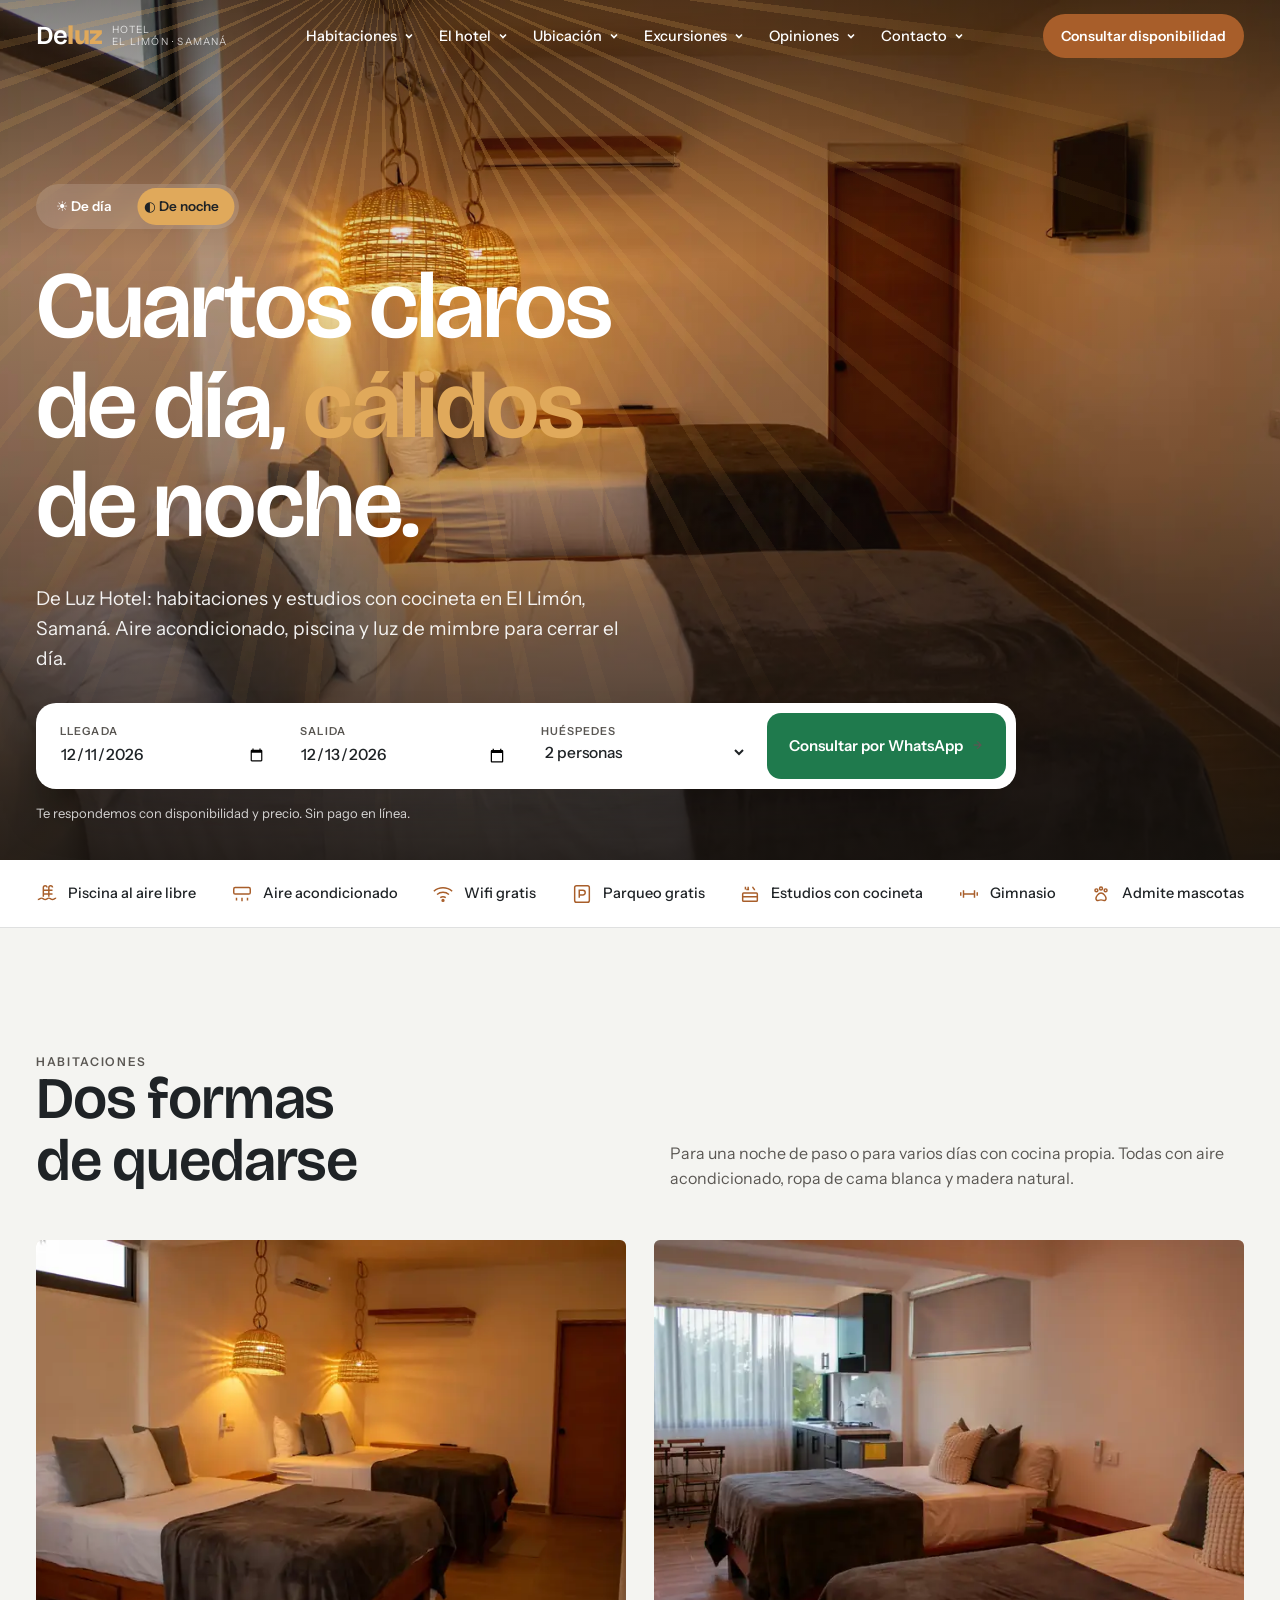
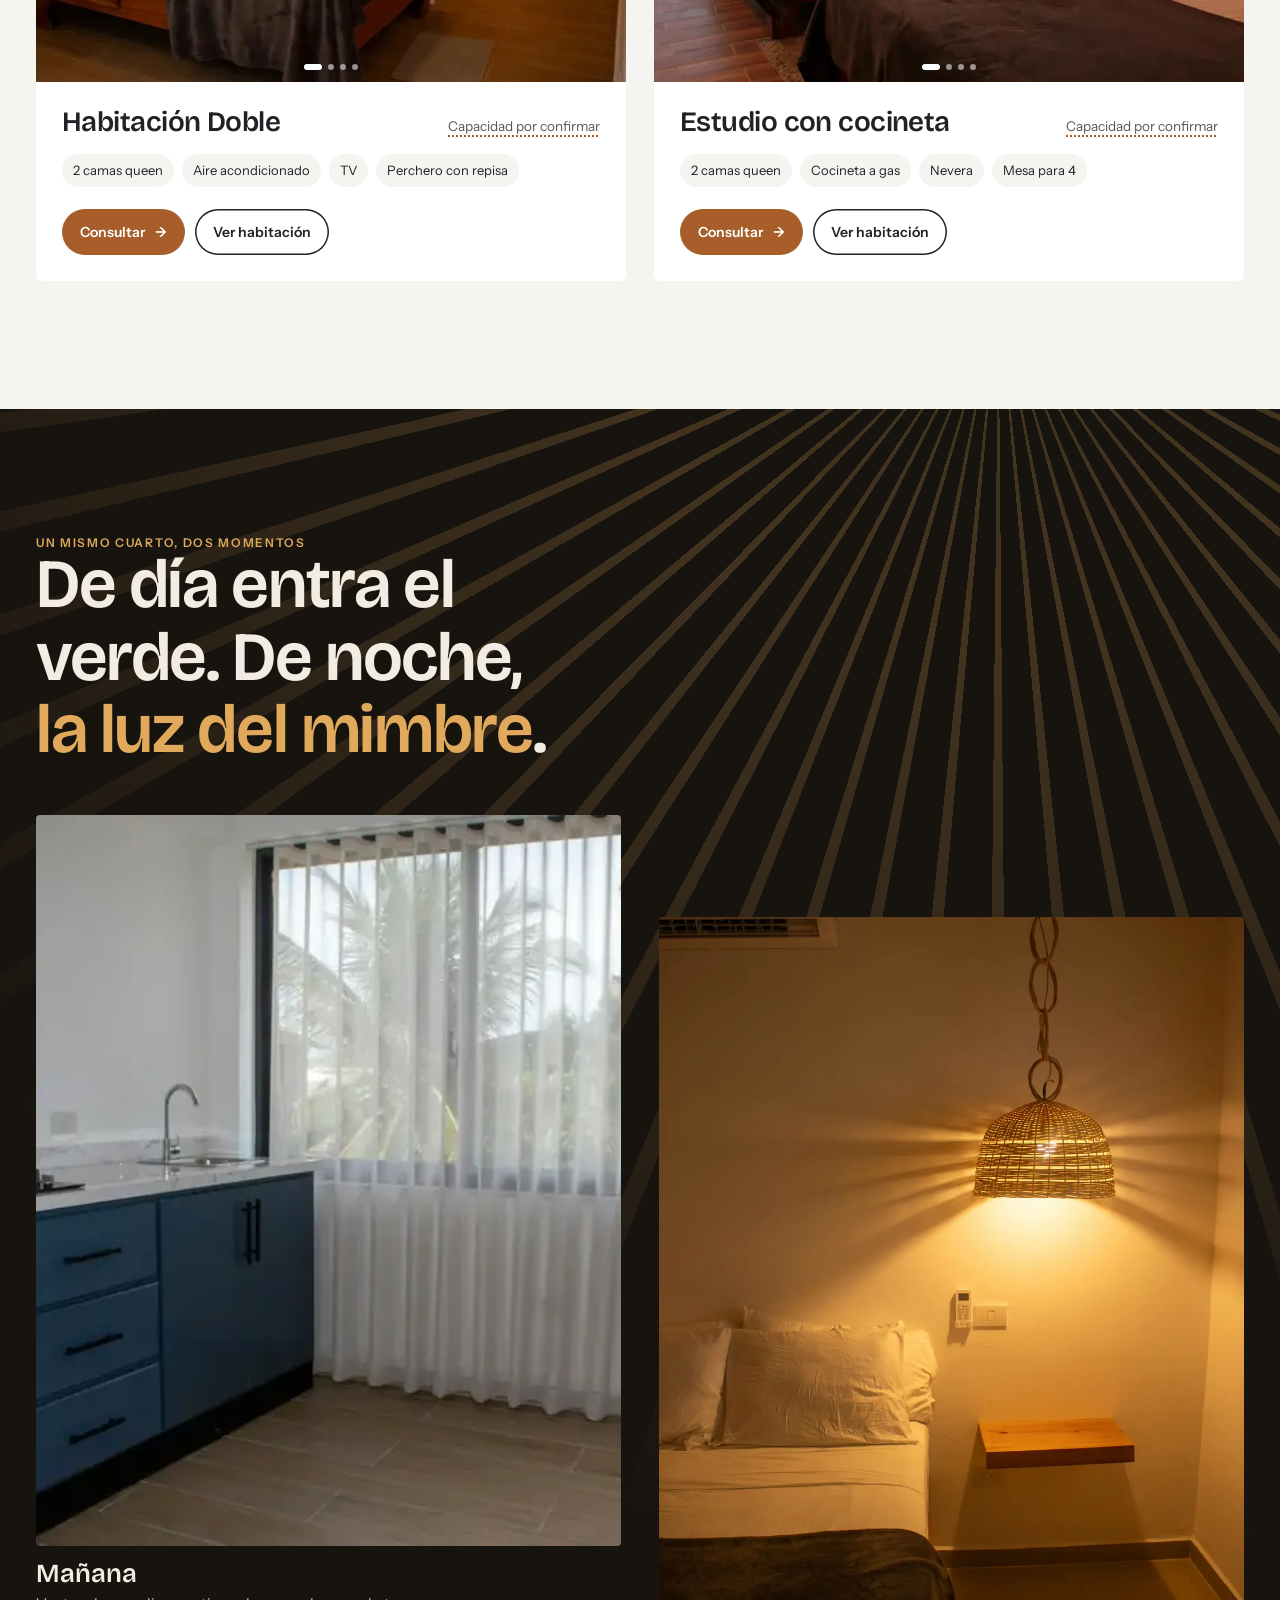
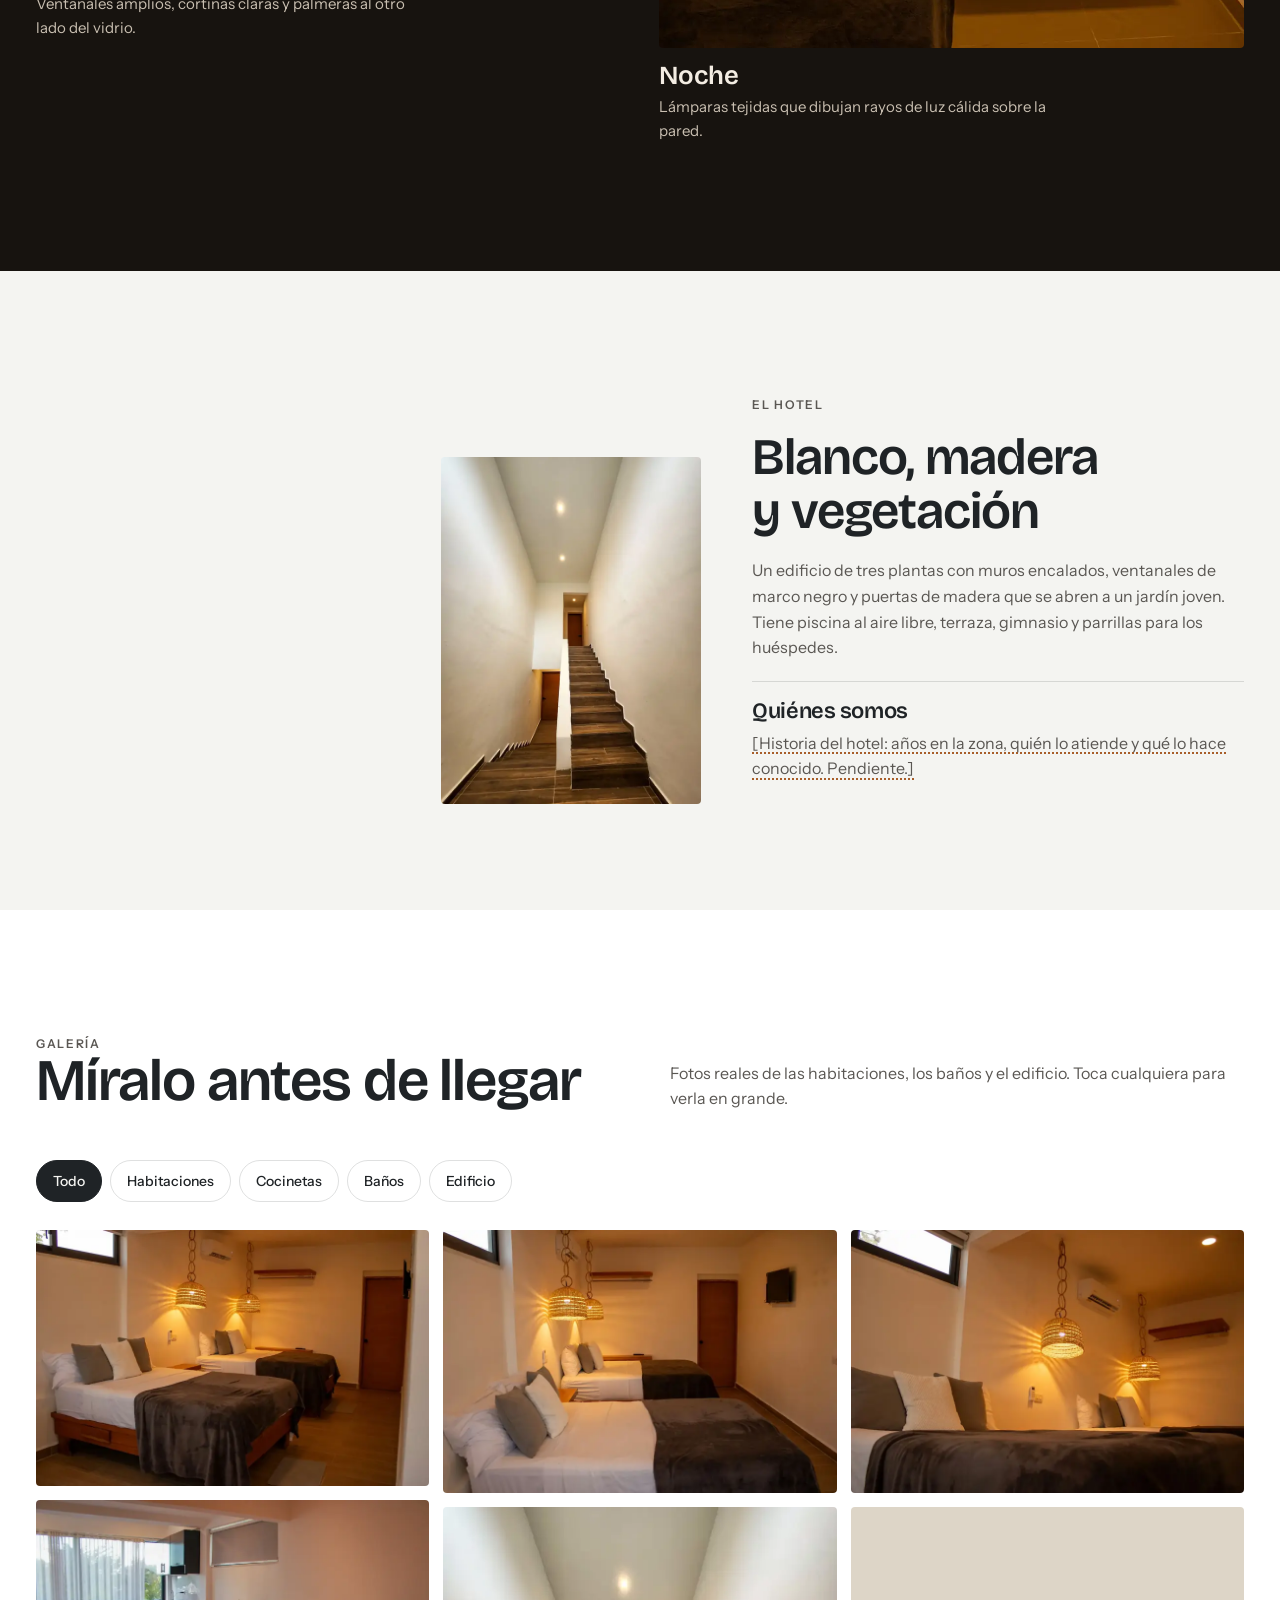
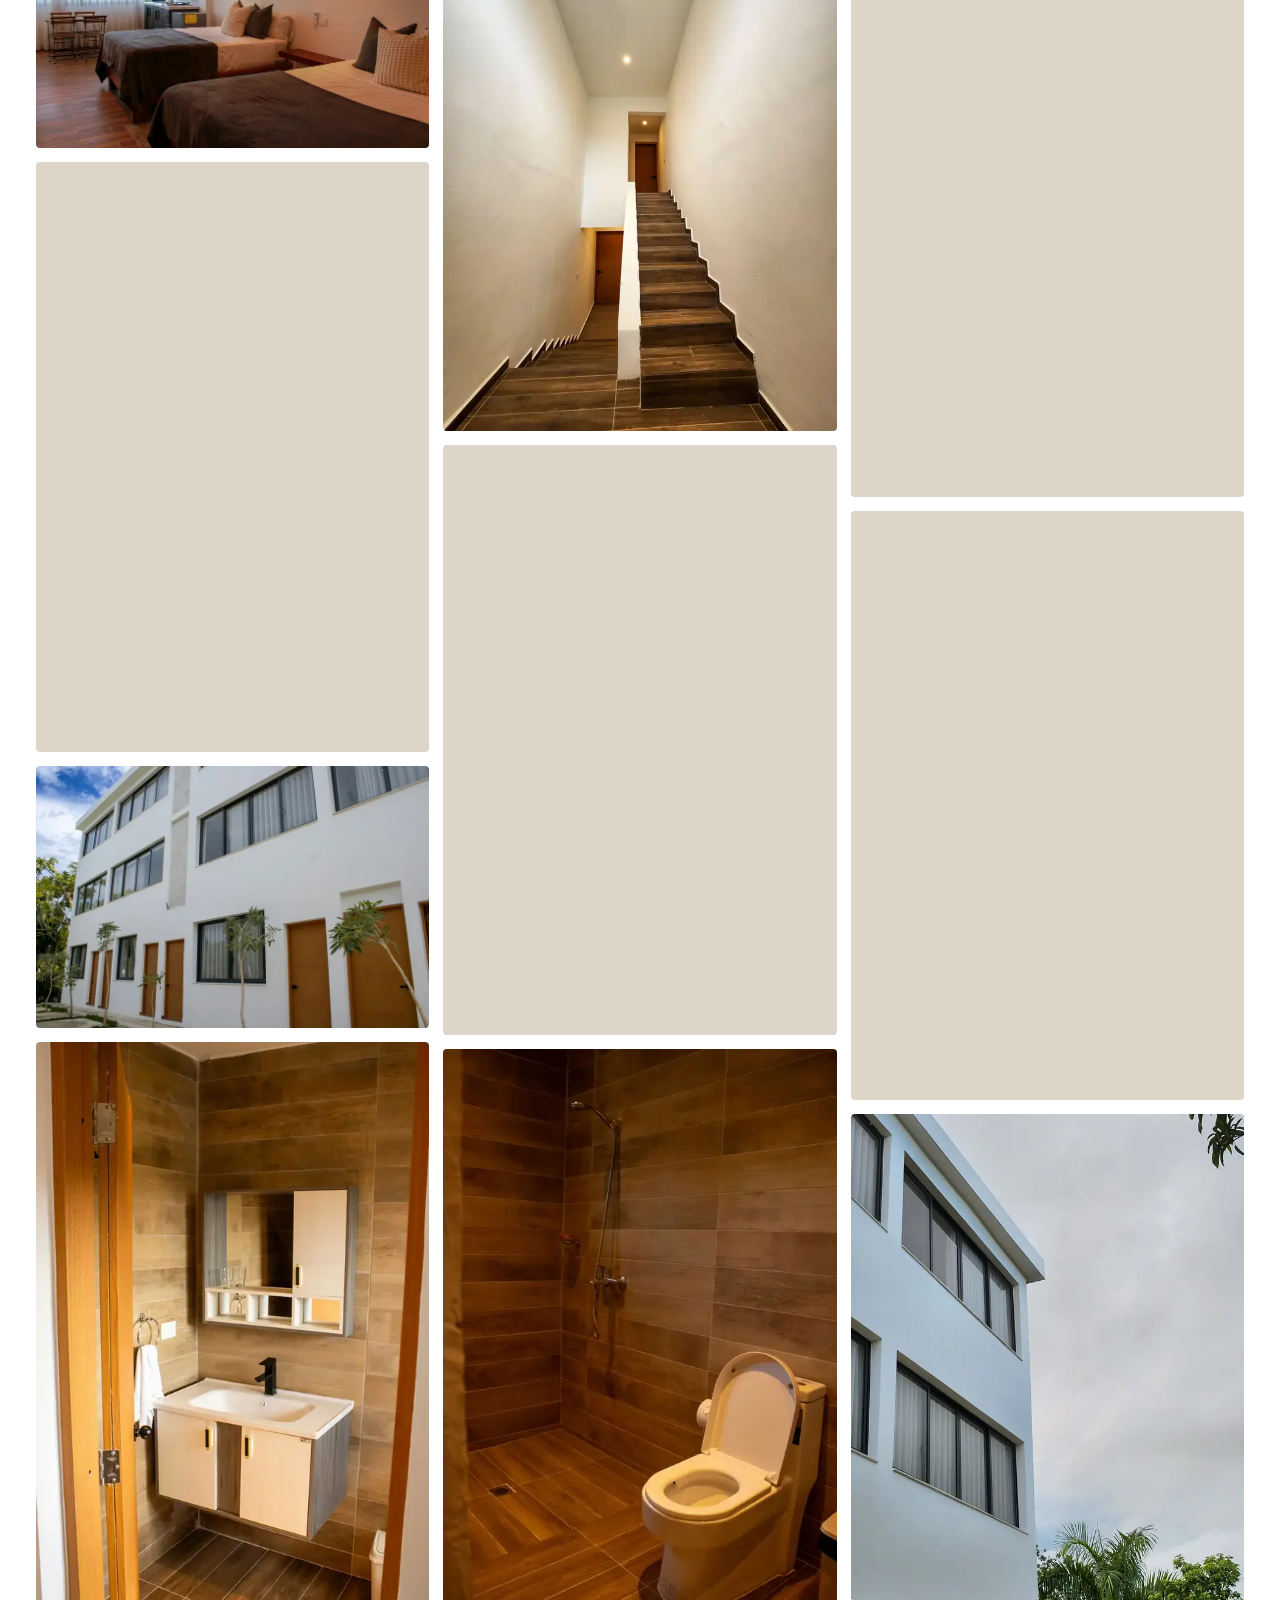
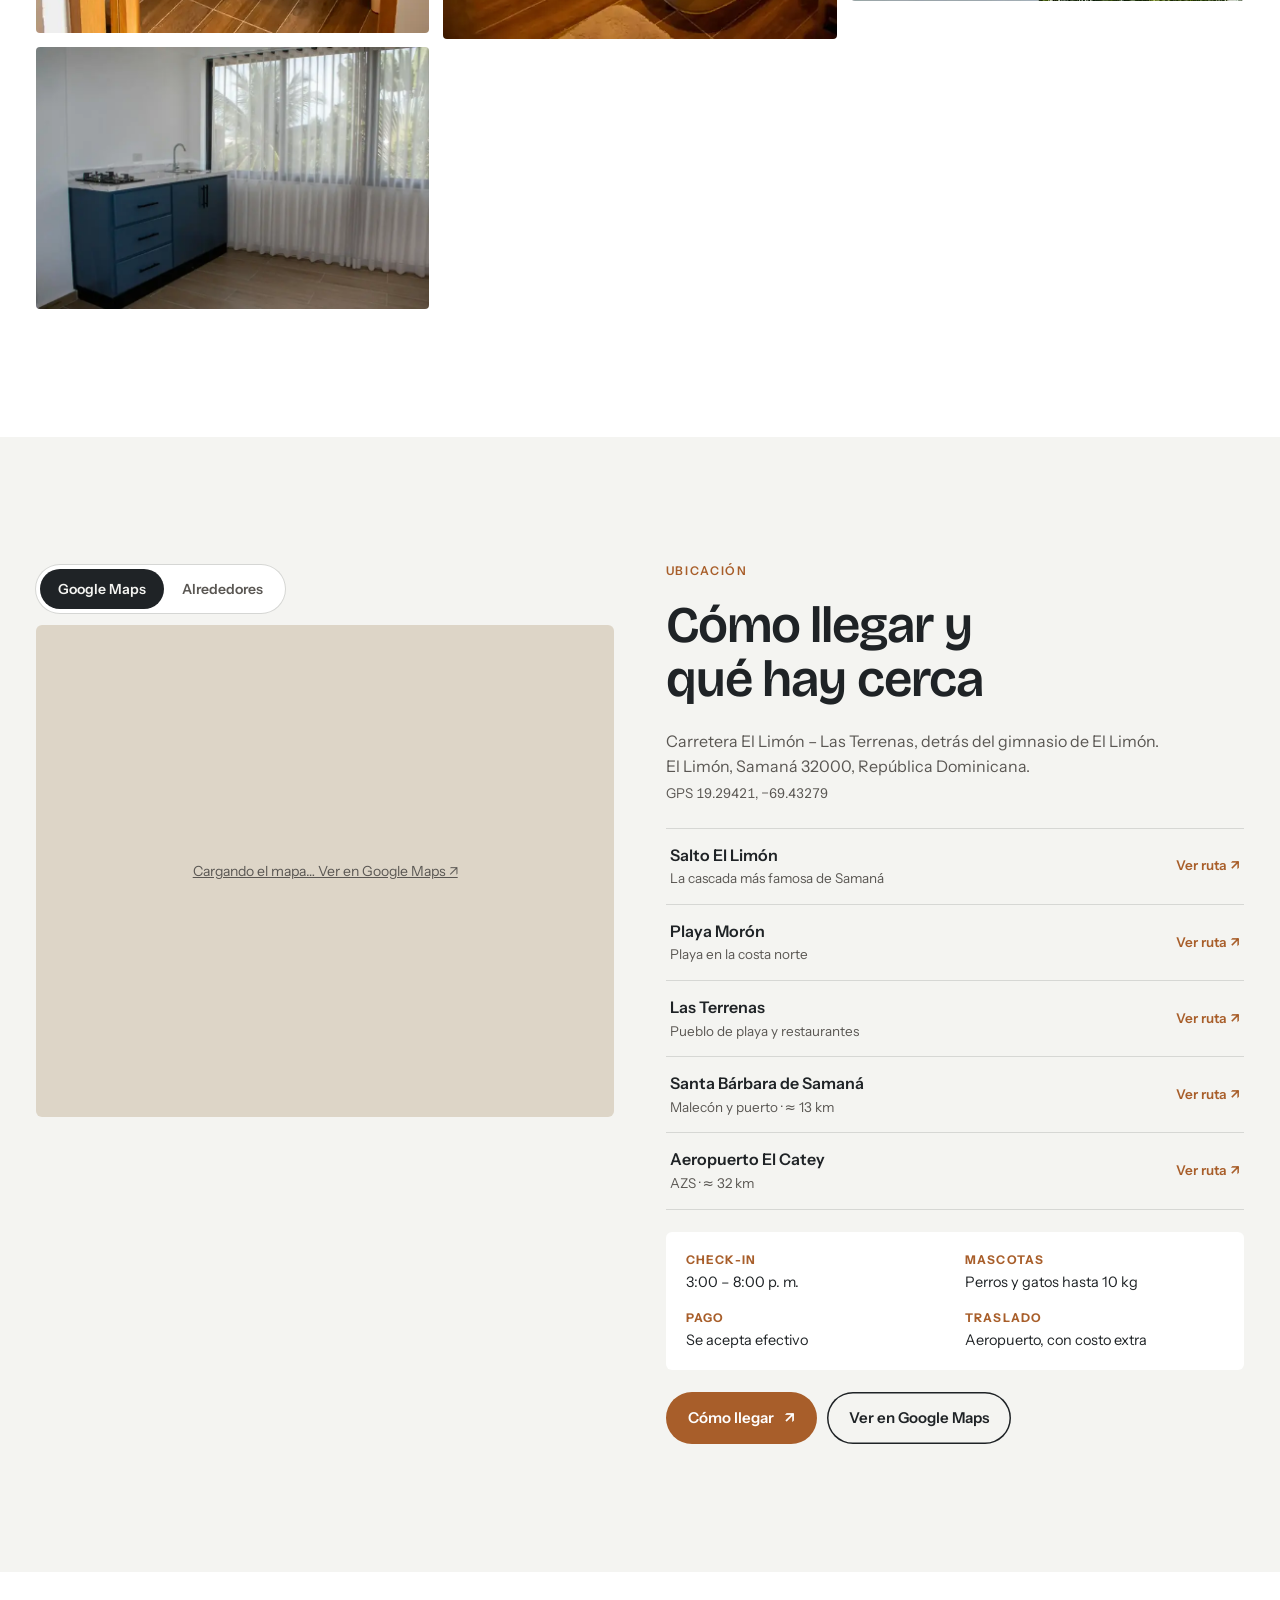
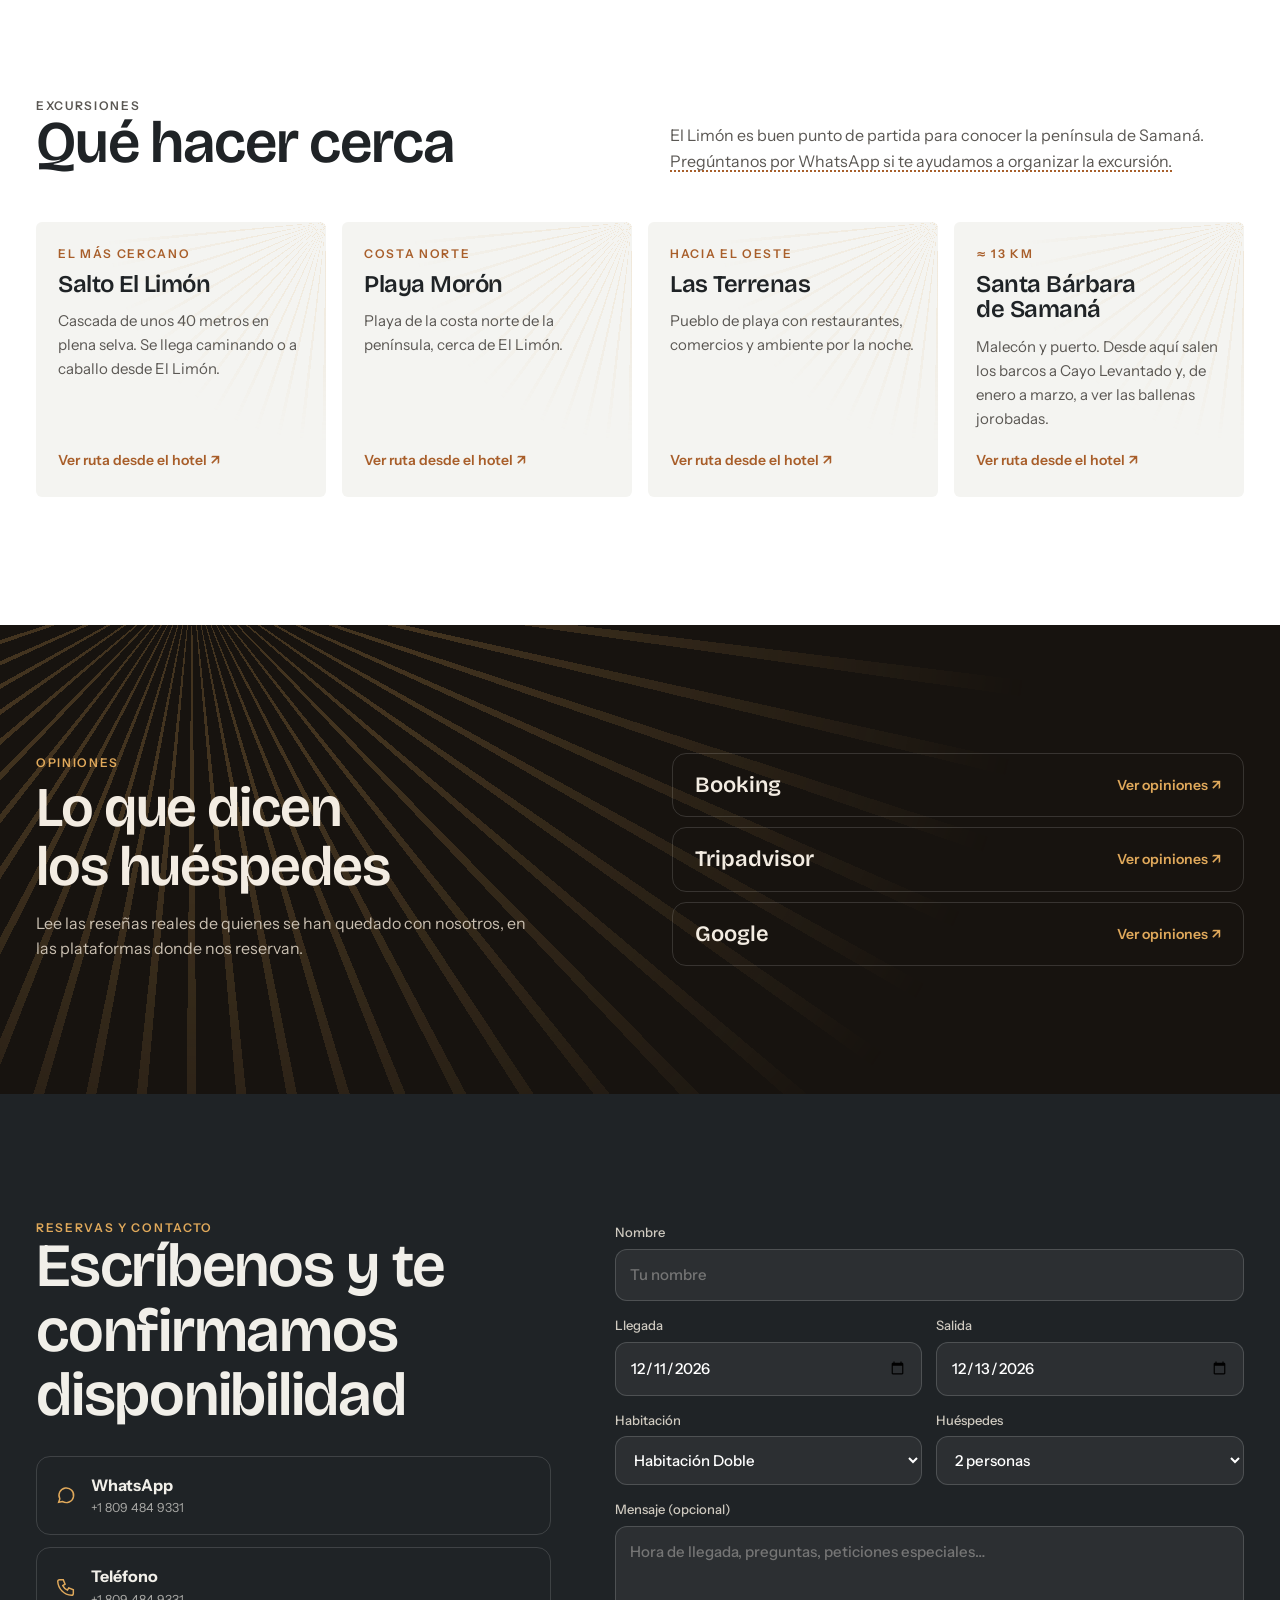
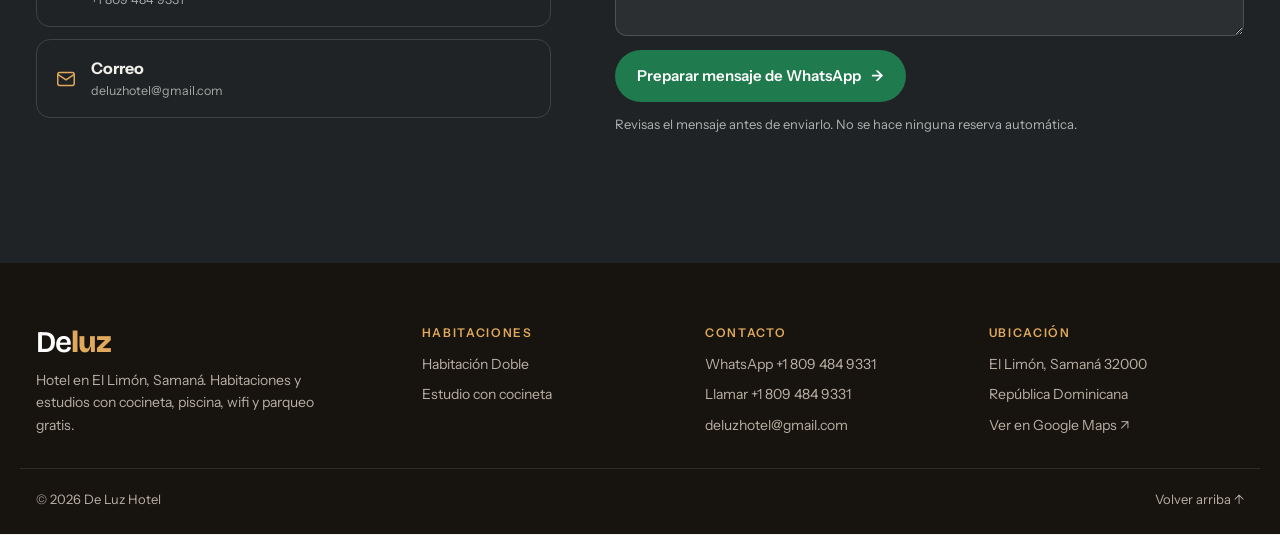
<file: index.html>
<!doctype html>
<html lang="es">
<head>
<meta charset="utf-8">
<meta name="viewport" content="width=device-width, initial-scale=1, viewport-fit=cover">
<title>De Luz Hotel · Hotel en El Limón, Samaná</title>
<meta name="description" content="Hotel en El Limón, Samaná: habitaciones dobles y estudios con cocineta, piscina, wifi y parqueo gratis, cerca del Salto El Limón. Consulta disponibilidad por WhatsApp.">
<!-- PROTOTIPO: quitar la línea robots noindex el día del lanzamiento -->
<meta name="robots" content="noindex">
<meta name="theme-color" content="#17130F">
<link rel="icon" href="favicon.svg" type="image/svg+xml">
<meta property="og:type" content="website">
<meta property="og:locale" content="es_DO">
<meta property="og:site_name" content="De Luz Hotel">
<meta property="og:title" content="De Luz Hotel · Hotel en El Limón, Samaná">
<meta property="og:description" content="Hotel en El Limón, Samaná: habitaciones dobles y estudios con cocineta, piscina, wifi y parqueo gratis, cerca del Salto El Limón. Consulta disponibilidad por WhatsApp.">
<!-- Al tener dominio: usar URL absoluta en og:image y añadir og:url / canonical (/) -->
<meta property="og:image" content="img/habitacion-doble-amplia.webp">
<meta name="twitter:card" content="summary_large_image">
<link rel="preconnect" href="https://fonts.googleapis.com">
<link rel="preconnect" href="https://fonts.gstatic.com" crossorigin>
<link rel="stylesheet" href="https://fonts.googleapis.com/css2?family=Bricolage+Grotesque:opsz,wght@12..96,400;12..96,600;12..96,800&amp;family=Instrument+Sans:wght@400;500;600&amp;display=swap">
<link rel="stylesheet" href="assets/css/site.css">
<link rel="preload" as="image" href="img/800/habitacion-doble-noche.webp" media="(max-width:800px)">
<link rel="preload" as="image" href="img/habitacion-doble-noche.webp" media="(min-width:801px)">
<script type="application/ld+json">
{
 "@context": "https://schema.org",
 "@type": "Hotel",
 "name": "De Luz Hotel",
 "description": "Hotel en El Limón, Samaná, con habitaciones dobles y estudios con cocineta, piscina al aire libre, wifi y parqueo gratis.",
 "address": {
  "@type": "PostalAddress",
  "streetAddress": "Carretera El Limón – Las Terrenas, detrás del gimnasio de El Limón",
  "addressLocality": "El Limón",
  "addressRegion": "Samaná",
  "postalCode": "32000",
  "addressCountry": "DO"
 },
 "geo": {
  "@type": "GeoCoordinates",
  "latitude": 19.2942143,
  "longitude": -69.4327929
 },
 "hasMap": "https://www.google.com/maps/place/De+Luz+Hotel/@19.2942143,-69.4327929,17z/data=!3m1!4b1!4m6!3m5!1s0x8eaee575bb2371f7:0xa61d08177c4b8f41!8m2!3d19.2942143!4d-69.4327929",
 "telephone": "+1-809-484-9331",
 "email": "deluzhotel@gmail.com",
 "image": [
  "img/fachada-puertas.webp",
  "img/habitacion-doble-amplia.webp",
  "img/estudio-cocineta.webp"
 ],
 "checkinTime": "15:00",
 "petsAllowed": true,
 "paymentAccepted": "Efectivo",
 "amenityFeature": [
  {
   "@type": "LocationFeatureSpecification",
   "name": "Piscina al aire libre",
   "value": true
  },
  {
   "@type": "LocationFeatureSpecification",
   "name": "Wifi gratis",
   "value": true
  },
  {
   "@type": "LocationFeatureSpecification",
   "name": "Parqueo gratis",
   "value": true
  },
  {
   "@type": "LocationFeatureSpecification",
   "name": "Gimnasio",
   "value": true
  },
  {
   "@type": "LocationFeatureSpecification",
   "name": "Aire acondicionado",
   "value": true
  },
  {
   "@type": "LocationFeatureSpecification",
   "name": "Admite mascotas",
   "value": true
  }
 ]
}
</script>
</head>
<body class="is-night">
<a class="skip" href="#main">Saltar al contenido</a>
<header class="top" id="top">
  <div class="wrap">
    <a class="logo" href="#inicio" aria-label="De Luz Hotel, inicio">
      <span class="wm">De<b>luz</b></span>
      <small>Hotel<br>El Limón · Samaná</small>
    </a>
    <nav class="nav" aria-label="Principal">
      <ul class="menu">
      <li class="has-sub">
        <button class="nav-btn" type="button" aria-expanded="false" aria-controls="sub-hab">Habitaciones<svg class="chev" viewBox="0 0 12 12" aria-hidden="true"><path d="M3 4.5 6 7.5 9 4.5"/></svg></button>
        <div class="sub" id="sub-hab">
          <a href="habitaciones/doble/index.html"><b>Habitación Doble</b><small>2 camas queen · aire acondicionado</small></a><a href="habitaciones/estudio/index.html"><b>Estudio con cocineta</b><small>Cocina propia · mesa para 4</small></a><a href="#consulta"><b>Tarifas y disponibilidad</b><small>Te enviamos el precio por WhatsApp</small></a>
        </div>
      </li>
      <li class="has-sub">
        <button class="nav-btn" type="button" aria-expanded="false" aria-controls="sub-hotel">El hotel<svg class="chev" viewBox="0 0 12 12" aria-hidden="true"><path d="M3 4.5 6 7.5 9 4.5"/></svg></button>
        <div class="sub" id="sub-hotel">
          <a href="#hotel"><b>Nuestra propiedad</b><small>Edificio, piscina, jardín y parqueo</small></a><a href="#nosotros"><b>Quiénes somos</b><small>La historia del hotel</small></a><a href="#galeria"><b>Galería de fotos</b><small>Habitaciones, baños y edificio</small></a>
        </div>
      </li>
      <li class="has-sub">
        <button class="nav-btn" type="button" aria-expanded="false" aria-controls="sub-ubi">Ubicación<svg class="chev" viewBox="0 0 12 12" aria-hidden="true"><path d="M3 4.5 6 7.5 9 4.5"/></svg></button>
        <div class="sub" id="sub-ubi">
          <a href="#ubicacion"><b>Cómo llegar</b><small>Mapa, dirección y distancias</small></a><a href="https://www.google.com/maps/place/De+Luz+Hotel/@19.2942143,-69.4327929,17z/data=!3m1!4b1!4m6!3m5!1s0x8eaee575bb2371f7:0xa61d08177c4b8f41!8m2!3d19.2942143!4d-69.4327929" target="_blank" rel="noopener"><b>Abrir en Google Maps ↗</b><small>Ruta desde donde estés</small></a>
        </div>
      </li>
      <li class="has-sub">
        <button class="nav-btn" type="button" aria-expanded="false" aria-controls="sub-exc">Excursiones<svg class="chev" viewBox="0 0 12 12" aria-hidden="true"><path d="M3 4.5 6 7.5 9 4.5"/></svg></button>
        <div class="sub" id="sub-exc">
          <a href="#exc-salto"><b>Salto El Limón</b><small>La cascada más cercana</small></a><a href="#exc-moron"><b>Playa Morón</b><small>Costa norte</small></a><a href="#exc-terrenas"><b>Las Terrenas</b><small>Playas y restaurantes</small></a><a href="#exc-samana"><b>Santa Bárbara de Samaná</b><small>Malecón, Cayo Levantado y ballenas</small></a>
        </div>
      </li>
      <li class="has-sub">
        <button class="nav-btn" type="button" aria-expanded="false" aria-controls="sub-opi">Opiniones<svg class="chev" viewBox="0 0 12 12" aria-hidden="true"><path d="M3 4.5 6 7.5 9 4.5"/></svg></button>
        <div class="sub" id="sub-opi">
          <a href="#opiniones"><b>Lo que dicen los huéspedes</b><small>Reseñas reales en las plataformas</small></a><a href="https://www.booking.com/hotel/do/de-luz.html" target="_blank" rel="noopener"><b>Opiniones en Booking ↗</b><small>booking.com</small></a><a href="https://www.tripadvisor.com/Hotel_Review-g7142209-d10816859-Reviews-De_Luz_Hotel-El_Limon_Samana_Province_Dominican_Republic.html" target="_blank" rel="noopener"><b>Opiniones en Tripadvisor ↗</b><small>tripadvisor.com</small></a>
        </div>
      </li>
      <li class="has-sub">
        <button class="nav-btn" type="button" aria-expanded="false" aria-controls="sub-con">Contacto<svg class="chev" viewBox="0 0 12 12" aria-hidden="true"><path d="M3 4.5 6 7.5 9 4.5"/></svg></button>
        <div class="sub" id="sub-con">
          <a href="https://wa.me/18094849331" target="_blank" rel="noopener"><b>WhatsApp ↗</b><small>+1 809 484 9331</small></a><a href="tel:+18094849331"><b>Llamar</b><small>+1 809 484 9331</small></a><a href="mailto:deluzhotel@gmail.com"><b>Correo</b><small>deluzhotel@gmail.com</small></a><a href="#contacto"><b>Formulario de consulta</b><small>Prepara tu mensaje en un minuto</small></a>
        </div>
      </li>
      </ul>
    </nav>
    <a class="btn btn-primary" href="#consulta">Consultar disponibilidad</a>
    <button class="burger" id="burger" type="button" aria-label="Abrir menú" aria-expanded="false" aria-controls="drawer"><span></span></button>
  </div>
</header>
<nav class="drawer" id="drawer" aria-label="Menú móvil">
  <a class="drawer-home" href="#inicio">Inicio</a>
  <details>
    <summary>Habitaciones<svg class="chev" viewBox="0 0 12 12" aria-hidden="true"><path d="M3 4.5 6 7.5 9 4.5"/></svg></summary>
    <div><a href="habitaciones/doble/index.html">Habitación Doble</a><a href="habitaciones/estudio/index.html">Estudio con cocineta</a><a href="#consulta">Tarifas y disponibilidad</a></div>
  </details>
  <details>
    <summary>El hotel<svg class="chev" viewBox="0 0 12 12" aria-hidden="true"><path d="M3 4.5 6 7.5 9 4.5"/></svg></summary>
    <div><a href="#hotel">Nuestra propiedad</a><a href="#nosotros">Quiénes somos</a><a href="#galeria">Galería de fotos</a></div>
  </details>
  <details>
    <summary>Ubicación<svg class="chev" viewBox="0 0 12 12" aria-hidden="true"><path d="M3 4.5 6 7.5 9 4.5"/></svg></summary>
    <div><a href="#ubicacion">Cómo llegar</a><a href="https://www.google.com/maps/place/De+Luz+Hotel/@19.2942143,-69.4327929,17z/data=!3m1!4b1!4m6!3m5!1s0x8eaee575bb2371f7:0xa61d08177c4b8f41!8m2!3d19.2942143!4d-69.4327929" target="_blank" rel="noopener">Abrir en Google Maps ↗</a></div>
  </details>
  <details>
    <summary>Excursiones<svg class="chev" viewBox="0 0 12 12" aria-hidden="true"><path d="M3 4.5 6 7.5 9 4.5"/></svg></summary>
    <div><a href="#exc-salto">Salto El Limón</a><a href="#exc-moron">Playa Morón</a><a href="#exc-terrenas">Las Terrenas</a><a href="#exc-samana">Santa Bárbara de Samaná</a></div>
  </details>
  <details>
    <summary>Opiniones<svg class="chev" viewBox="0 0 12 12" aria-hidden="true"><path d="M3 4.5 6 7.5 9 4.5"/></svg></summary>
    <div><a href="#opiniones">Lo que dicen los huéspedes</a><a href="https://www.booking.com/hotel/do/de-luz.html" target="_blank" rel="noopener">Opiniones en Booking ↗</a><a href="https://www.tripadvisor.com/Hotel_Review-g7142209-d10816859-Reviews-De_Luz_Hotel-El_Limon_Samana_Province_Dominican_Republic.html" target="_blank" rel="noopener">Opiniones en Tripadvisor ↗</a></div>
  </details>
  <details>
    <summary>Contacto<svg class="chev" viewBox="0 0 12 12" aria-hidden="true"><path d="M3 4.5 6 7.5 9 4.5"/></svg></summary>
    <div><a href="https://wa.me/18094849331" target="_blank" rel="noopener">WhatsApp ↗</a><a href="tel:+18094849331">Llamar</a><a href="mailto:deluzhotel@gmail.com">Correo</a><a href="#contacto">Formulario de consulta</a></div>
  </details>
  <a class="btn btn-wa drawer-cta" href="#consulta">Consultar disponibilidad</a>
</nav>

<main id="main">
<section class="hero" id="inicio">
  <div class="hero-media">
    <img src="img/habitacion-doble-noche.webp" srcset="img/800/habitacion-doble-noche.webp 800w, img/habitacion-doble-noche.webp 1600w" sizes="100vw" width="1600" height="1067" alt="Habitación con dos camas queen iluminada por lámparas de mimbre" fetchpriority="high" id="heroNight">
    <img src="img/fachada-puertas.webp" srcset="img/800/fachada-puertas.webp 800w, img/fachada-puertas.webp 1600w" sizes="100vw" width="1600" height="1067" alt="Fachada blanca de De Luz Hotel con puertas de madera y árboles jóvenes" loading="lazy" decoding="async" class="off" id="heroDay">
  </div>
  <div class="rays" aria-hidden="true"></div>
  <div class="wrap hero-inner" id="consulta">
    <div class="dn" role="group" aria-label="Ver el hotel de día o de noche">
      <span class="pill" aria-hidden="true"></span>
      <button type="button" data-mode="day" aria-pressed="false">☀ De día</button>
      <button type="button" data-mode="night" aria-pressed="true">◐ De noche</button>
    </div>
    <h1 id="heroTitle">Cuartos claros de día, <em>cálidos</em> de noche.</h1>
    <p class="hero-sub">De Luz Hotel: habitaciones y estudios con cocineta en El Limón, Samaná. Aire acondicionado, piscina y luz de mimbre para cerrar el día.</p>
    <form class="ask" data-ask aria-label="Consultar disponibilidad">
      <label><span>Llegada</span><input type="date" name="llegada" data-date="in" required></label>
      <label><span>Salida</span><input type="date" name="salida" data-date="out" required></label>
      <label><span>Huéspedes</span><select name="huespedes"><option>1 persona</option><option selected>2 personas</option><option>3 personas</option><option>4 personas</option></select></label>
      <button class="btn btn-wa" type="submit">Consultar por WhatsApp <span class="arr" aria-hidden="true">→</span></button>
    </form>
    <p class="ask-note">Te respondemos con disponibilidad y precio. Sin pago en línea.</p>
  </div>
</section>

<div class="facts">
  <div class="wrap">
    <ul>
      <li><svg viewBox="0 0 24 24" aria-hidden="true"><path d="M2 18c2 0 2-1.5 4-1.5s2 1.5 4 1.5 2-1.5 4-1.5 2 1.5 4 1.5 2-1.5 4-1.5M8 15V5a2 2 0 0 1 4 0M14 15V5a2 2 0 0 1 4 0M8 8h10M8 12h10"/></svg>Piscina al aire libre</li>
      <li><svg viewBox="0 0 24 24" aria-hidden="true"><rect x="3" y="5" width="18" height="7" rx="1.5"/><path d="M6 16v3M12 16v4M18 16v3"/></svg>Aire acondicionado</li>
      <li><svg viewBox="0 0 24 24" aria-hidden="true"><path d="M2 9a15 15 0 0 1 20 0M5.5 12.5a10 10 0 0 1 13 0M9 16a5 5 0 0 1 6 0"/><circle cx="12" cy="19" r="1"/></svg>Wifi gratis</li>
      <li><svg viewBox="0 0 24 24" aria-hidden="true"><rect x="4" y="3" width="16" height="18" rx="2"/><path d="M9 16V8h4a2.5 2.5 0 0 1 0 5H9"/></svg>Parqueo gratis</li>
      <li><svg viewBox="0 0 24 24" aria-hidden="true"><rect x="4" y="11" width="16" height="9" rx="1"/><path d="M4 15h16M8 7h3M7 4v3M10 4v3M15 4c0 2 2 2 2 4"/></svg>Estudios con cocineta</li>
      <li><svg viewBox="0 0 24 24" aria-hidden="true"><path d="M6 8v8M18 8v8M3 10v4M21 10v4M6 12h12"/></svg>Gimnasio</li>
      <li><svg viewBox="0 0 24 24" aria-hidden="true"><circle cx="7" cy="8" r="1.6"/><circle cx="12" cy="6" r="1.6"/><circle cx="17" cy="8" r="1.6"/><path d="M12 11c-3 0-5.5 4-5.5 6a2 2 0 0 0 2.5 2c1.3-.4 2-.6 3-.6s1.7.2 3 .6a2 2 0 0 0 2.5-2c0-2-2.5-6-5.5-6z"/></svg>Admite mascotas</li>
    </ul>
  </div>
</div>

<section class="band" id="habitaciones">
  <div class="wrap">
    <div class="head rv">
      <div><p class="eyebrow">Habitaciones</p><h2>Dos formas de quedarse</h2></div>
      <p>Para una noche de paso o para varios días con cocina propia. Todas con aire acondicionado, ropa de cama blanca y madera natural.</p>
    </div>
    <div class="rooms">
      <article class="room rv">
        <div class="slider" data-slider>
          <div class="track">
            <img src="img/habitacion-doble-amplia.webp" srcset="img/800/habitacion-doble-amplia.webp 800w, img/habitacion-doble-amplia.webp 1600w" sizes="(max-width:960px) 100vw, 50vw" width="1600" height="1040" alt="Habitación doble con dos camas queen y lámparas de mimbre" loading="lazy" decoding="async">
            <img src="img/habitacion-doble-noche.webp" srcset="img/800/habitacion-doble-noche.webp 800w, img/habitacion-doble-noche.webp 1600w" sizes="(max-width:960px) 100vw, 50vw" width="1600" height="1067" alt="Habitación doble iluminada de noche, con TV y puerta de madera" loading="lazy" decoding="async">
            <img src="img/lamparas-contrapicado.webp" srcset="img/800/lamparas-contrapicado.webp 800w, img/lamparas-contrapicado.webp 1600w" sizes="(max-width:960px) 100vw, 50vw" width="1600" height="1067" alt="Lámparas de mimbre y aire acondicionado" loading="lazy" decoding="async">
            <img src="img/lampara-mimbre.webp" srcset="img/800/lampara-mimbre.webp 534w, img/lampara-mimbre.webp 1067w" sizes="(max-width:960px) 100vw, 50vw" width="1067" height="1600" alt="Lámpara de mimbre junto a la mesita flotante" loading="lazy" decoding="async">
          </div>
          <button class="sl-btn prev" type="button" aria-label="Foto anterior">‹</button>
          <button class="sl-btn next" type="button" aria-label="Foto siguiente">›</button>
          <div class="dots" aria-hidden="true"></div>
        </div>
        <div class="room-body">
          <div class="room-top"><h3><a href="habitaciones/doble/index.html">Habitación Doble</a></h3><span class="cap tbd">Capacidad por confirmar</span></div>
          <ul class="chips"><li>2 camas queen</li><li>Aire acondicionado</li><li>TV</li><li>Perchero con repisa</li></ul>
          <div class="room-actions">
            <a class="btn btn-primary" href="#consulta" data-room="Habitación Doble">Consultar <span class="arr" aria-hidden="true">→</span></a>
            <a class="btn btn-ghost" href="habitaciones/doble/index.html">Ver habitación</a>
          </div>
        </div>
      </article>
      <article class="room rv">
        <div class="slider" data-slider>
          <div class="track">
            <img src="img/estudio-cocineta.webp" srcset="img/800/estudio-cocineta.webp 800w, img/estudio-cocineta.webp 1600w" sizes="(max-width:960px) 100vw, 50vw" width="1600" height="1009" alt="Estudio con dos camas queen, cocineta y mesa junto al ventanal" loading="lazy" decoding="async">
            <img src="img/cocineta-negra.webp" srcset="img/800/cocineta-negra.webp 534w, img/cocineta-negra.webp 1067w" sizes="(max-width:960px) 100vw, 50vw" width="1067" height="1600" alt="Cocineta con hornillas de gas, fregadero y nevera" loading="lazy" decoding="async">
            <img src="img/habitacion-camas-detalle.webp" srcset="img/800/habitacion-camas-detalle.webp 534w, img/habitacion-camas-detalle.webp 1067w" sizes="(max-width:960px) 100vw, 50vw" width="1067" height="1600" alt="Camas queen con cojines y mesita flotante" loading="lazy" decoding="async">
            <img src="img/mesa-luz-dia.webp" srcset="img/800/mesa-luz-dia.webp 534w, img/mesa-luz-dia.webp 1067w" sizes="(max-width:960px) 100vw, 50vw" width="1067" height="1600" alt="Mesa de madera con cuatro sillas y luz natural" loading="lazy" decoding="async">
          </div>
          <button class="sl-btn prev" type="button" aria-label="Foto anterior">‹</button>
          <button class="sl-btn next" type="button" aria-label="Foto siguiente">›</button>
          <div class="dots" aria-hidden="true"></div>
        </div>
        <div class="room-body">
          <div class="room-top"><h3><a href="habitaciones/estudio/index.html">Estudio con cocineta</a></h3><span class="cap tbd">Capacidad por confirmar</span></div>
          <ul class="chips"><li>2 camas queen</li><li>Cocineta a gas</li><li>Nevera</li><li>Mesa para 4</li></ul>
          <div class="room-actions">
            <a class="btn btn-primary" href="#consulta" data-room="Estudio con cocineta">Consultar <span class="arr" aria-hidden="true">→</span></a>
            <a class="btn btn-ghost" href="habitaciones/estudio/index.html">Ver habitación</a>
          </div>
        </div>
      </article>
    </div>
  </div>
</section>

<section class="band dnband" aria-labelledby="dnTitle">
  <div class="rays" aria-hidden="true"></div>
  <div class="wrap">
    <p class="eyebrow rv" style="color:var(--mimbre)">Un mismo cuarto, dos momentos</p>
    <h2 class="dn-title rv" id="dnTitle">De día entra el verde. De noche, <em>la luz del mimbre</em>.</h2>
    <div class="diptych">
      <figure class="rv">
        <div class="ph"><img src="img/cocineta-azul.webp" srcset="img/800/cocineta-azul.webp 800w, img/cocineta-azul.webp 1600w" sizes="(max-width:600px) 100vw, 50vw" width="1600" height="1067" alt="Ventanal con cortinas blancas y palmeras al fondo" loading="lazy" decoding="async"></div>
        <figcaption><b>Mañana</b><span>Ventanales amplios, cortinas claras y palmeras al otro lado del vidrio.</span></figcaption>
      </figure>
      <figure class="rv">
        <div class="ph"><img src="img/lampara-mimbre.webp" srcset="img/800/lampara-mimbre.webp 534w, img/lampara-mimbre.webp 1067w" sizes="(max-width:600px) 100vw, 50vw" width="1067" height="1600" alt="Lámpara de mimbre proyectando rayos de luz sobre la pared" loading="lazy" decoding="async"></div>
        <figcaption><b>Noche</b><span>Lámparas tejidas que dibujan rayos de luz cálida sobre la pared.</span></figcaption>
      </figure>
    </div>
  </div>
</section>

<section class="band" id="hotel">
  <div class="wrap about">
    <div class="about-pics rv">
      <figure><img src="img/fachada-puertas.webp" srcset="img/800/fachada-puertas.webp 800w, img/fachada-puertas.webp 1600w" sizes="(max-width:960px) 60vw, 35vw" width="1600" height="1067" alt="Fachada de De Luz Hotel" loading="lazy" decoding="async"></figure>
      <figure><img src="img/escalera.webp" srcset="img/800/escalera.webp 600w, img/escalera.webp 1200w" sizes="(max-width:960px) 40vw, 22vw" width="1200" height="1600" alt="Escalera interior con paredes blancas" loading="lazy" decoding="async"></figure>
    </div>
    <div class="about-text rv">
      <p class="eyebrow">El hotel</p>
      <h2>Blanco, madera y vegetación</h2>
      <p>Un edificio de tres plantas con muros encalados, ventanales de marco negro y puertas de madera que se abren a un jardín joven. Tiene piscina al aire libre, terraza, gimnasio y parrillas para los huéspedes.</p>
      <div id="nosotros" class="nosotros"><h3>Quiénes somos</h3>
      <p class="tbd">[Historia del hotel: años en la zona, quién lo atiende y qué lo hace conocido. Pendiente.]</p></div>
    </div>
  </div>
</section>

<section class="band" id="galeria" style="background:var(--blanco)">
  <div class="wrap">
    <div class="head rv">
      <div><p class="eyebrow">Galería</p><h2>Míralo antes de llegar</h2></div>
      <p>Fotos reales de las habitaciones, los baños y el edificio. Toca cualquiera para verla en grande.</p>
    </div>
    <div class="filters" role="group" aria-label="Filtrar galería">
      <button type="button" data-f="all" aria-pressed="true">Todo</button>
      <button type="button" data-f="hab" aria-pressed="false">Habitaciones</button>
      <button type="button" data-f="coc" aria-pressed="false">Cocinetas</button>
      <button type="button" data-f="ban" aria-pressed="false">Baños</button>
      <button type="button" data-f="edi" aria-pressed="false">Edificio</button>
    </div>
    <div class="grid" data-gallery>
      <button type="button" data-c="hab" data-full="img/habitacion-doble-amplia.webp"><img src="img/habitacion-doble-amplia.webp" srcset="img/800/habitacion-doble-amplia.webp 800w, img/habitacion-doble-amplia.webp 1600w" sizes="(max-width:600px) 100vw, 33vw" width="1600" height="1040" alt="Habitación doble con dos camas queen" loading="lazy" decoding="async"><span>Habitación doble con dos camas queen</span></button>
      <button type="button" data-c="coc" data-full="img/estudio-cocineta.webp"><img src="img/estudio-cocineta.webp" srcset="img/800/estudio-cocineta.webp 800w, img/estudio-cocineta.webp 1600w" sizes="(max-width:600px) 100vw, 33vw" width="1600" height="1009" alt="Estudio con cocineta y mesa junto al ventanal" loading="lazy" decoding="async"><span>Estudio con cocineta y mesa junto al ventanal</span></button>
      <button type="button" data-c="hab" data-full="img/lampara-mimbre.webp"><img src="img/lampara-mimbre.webp" srcset="img/800/lampara-mimbre.webp 534w, img/lampara-mimbre.webp 1067w" sizes="(max-width:600px) 100vw, 33vw" width="1067" height="1600" alt="Lámpara de mimbre sobre la cama" loading="lazy" decoding="async"><span>Lámpara de mimbre sobre la cama</span></button>
      <button type="button" data-c="edi" data-full="img/fachada-puertas.webp"><img src="img/fachada-puertas.webp" srcset="img/800/fachada-puertas.webp 800w, img/fachada-puertas.webp 1600w" sizes="(max-width:600px) 100vw, 33vw" width="1600" height="1067" alt="Fachada blanca con puertas de madera" loading="lazy" decoding="async"><span>Fachada blanca con puertas de madera</span></button>
      <button type="button" data-c="ban" data-full="img/bano-lavabo.webp"><img src="img/bano-lavabo.webp" srcset="img/800/bano-lavabo.webp 534w, img/bano-lavabo.webp 1067w" sizes="(max-width:600px) 100vw, 33vw" width="1067" height="1600" alt="Baño con lavabo flotante" loading="lazy" decoding="async"><span>Baño con lavabo flotante</span></button>
      <button type="button" data-c="coc" data-full="img/cocineta-azul.webp"><img src="img/cocineta-azul.webp" srcset="img/800/cocineta-azul.webp 800w, img/cocineta-azul.webp 1600w" sizes="(max-width:600px) 100vw, 33vw" width="1600" height="1067" alt="Cocineta azul frente al ventanal con palmeras" loading="lazy" decoding="async"><span>Cocineta azul frente al ventanal con palmeras</span></button>
      <button type="button" data-c="hab" data-full="img/habitacion-doble-noche.webp"><img src="img/habitacion-doble-noche.webp" srcset="img/800/habitacion-doble-noche.webp 800w, img/habitacion-doble-noche.webp 1600w" sizes="(max-width:600px) 100vw, 33vw" width="1600" height="1067" alt="Habitación doble de noche" loading="lazy" decoding="async"><span>Habitación doble de noche</span></button>
      <button type="button" data-c="edi" data-full="img/escalera.webp"><img src="img/escalera.webp" srcset="img/800/escalera.webp 600w, img/escalera.webp 1200w" sizes="(max-width:600px) 100vw, 33vw" width="1200" height="1600" alt="Escalera interior" loading="lazy" decoding="async"><span>Escalera interior</span></button>
      <button type="button" data-c="coc" data-full="img/cocineta-negra.webp"><img src="img/cocineta-negra.webp" srcset="img/800/cocineta-negra.webp 534w, img/cocineta-negra.webp 1067w" sizes="(max-width:600px) 100vw, 33vw" width="1067" height="1600" alt="Cocineta negra con nevera" loading="lazy" decoding="async"><span>Cocineta negra con nevera</span></button>
      <button type="button" data-c="ban" data-full="img/bano-ducha.webp"><img src="img/bano-ducha.webp" srcset="img/800/bano-ducha.webp 534w, img/bano-ducha.webp 1067w" sizes="(max-width:600px) 100vw, 33vw" width="1067" height="1600" alt="Baño con ducha a ras de suelo" loading="lazy" decoding="async"><span>Baño con ducha a ras de suelo</span></button>
      <button type="button" data-c="hab" data-full="img/lamparas-contrapicado.webp"><img src="img/lamparas-contrapicado.webp" srcset="img/800/lamparas-contrapicado.webp 800w, img/lamparas-contrapicado.webp 1600w" sizes="(max-width:600px) 100vw, 33vw" width="1600" height="1067" alt="Lámparas de mimbre y aire acondicionado" loading="lazy" decoding="async"><span>Lámparas de mimbre y aire acondicionado</span></button>
      <button type="button" data-c="coc" data-full="img/mesa-luz-dia.webp"><img src="img/mesa-luz-dia.webp" srcset="img/800/mesa-luz-dia.webp 534w, img/mesa-luz-dia.webp 1067w" sizes="(max-width:600px) 100vw, 33vw" width="1067" height="1600" alt="Mesa para cuatro con luz natural" loading="lazy" decoding="async"><span>Mesa para cuatro con luz natural</span></button>
      <button type="button" data-c="hab" data-full="img/habitacion-camas-detalle.webp"><img src="img/habitacion-camas-detalle.webp" srcset="img/800/habitacion-camas-detalle.webp 534w, img/habitacion-camas-detalle.webp 1067w" sizes="(max-width:600px) 100vw, 33vw" width="1067" height="1600" alt="Camas queen con cojines" loading="lazy" decoding="async"><span>Camas queen con cojines</span></button>
      <button type="button" data-c="edi" data-full="img/fachada-esquina.webp"><img src="img/fachada-esquina.webp" srcset="img/800/fachada-esquina.webp 647w, img/fachada-esquina.webp 1294w" sizes="(max-width:600px) 100vw, 33vw" width="1294" height="1600" alt="Esquina del edificio" loading="lazy" decoding="async"><span>Esquina del edificio</span></button>
    </div>
  </div>
</section>

<section class="band" id="ubicacion">
  <div class="wrap loc">
    <div class="map-wrap rv">
      <div class="map-tabs" role="tablist" aria-label="Tipo de mapa">
        <button type="button" role="tab" data-tab="google" aria-selected="true">Google Maps</button>
        <button type="button" role="tab" data-tab="cerca" aria-selected="false">Alrededores</button>
      </div>
      <div data-panel="google" role="tabpanel">
        <div class="gmap">
          <a class="gmap-ph" href="https://www.google.com/maps/place/De+Luz+Hotel/@19.2942143,-69.4327929,17z/data=!3m1!4b1!4m6!3m5!1s0x8eaee575bb2371f7:0xa61d08177c4b8f41!8m2!3d19.2942143!4d-69.4327929" target="_blank" rel="noopener">Cargando el mapa… Ver en Google Maps ↗</a>
          <iframe data-src="https://maps.google.com/maps?q=19.2942143,-69.4327929&amp;z=15&amp;hl=es&amp;output=embed" title="Mapa de Google con la ubicación de De Luz Hotel" loading="lazy" referrerpolicy="no-referrer-when-downgrade" allowfullscreen></iframe>
        </div>
      </div>
      <div data-panel="cerca" role="tabpanel" hidden>
        <div class="map">
          <svg viewBox="0 0 600 440" role="group" aria-label="Esquema de lugares cercanos a De Luz Hotel">
            <defs><radialGradient id="glow"><stop offset="0" stop-color="#E0A95B" stop-opacity=".55"/><stop offset="1" stop-color="#E0A95B" stop-opacity="0"/></radialGradient></defs>
            <text x="300" y="30" text-anchor="middle" class="sea">OCÉANO ATLÁNTICO</text>
            <text x="300" y="424" text-anchor="middle" class="sea">BAHÍA DE SAMANÁ</text>
            <text x="575" y="30" text-anchor="end" class="sea">N ↑</text>
            <path class="ray" data-p="salto" d="M336 214 L292 318"/><path class="ray" data-p="moron" d="M336 214 L372 84"/><path class="ray" data-p="terrenas" d="M336 214 L132 128"/><path class="ray" data-p="samana" d="M336 214 L500 338"/><path class="ray" data-p="aero" d="M336 214 L96 290"/>
            <circle cx="336" cy="214" r="90" fill="url(#glow)"/>
            <circle cx="336" cy="214" r="14" class="pulse"/>
            <a class="node" data-p="salto" href="https://www.google.com/maps/dir/?api=1&amp;origin=19.2942143%2C-69.4327929&amp;destination=Salto+El+Lim%C3%B3n%2C+Saman%C3%A1&amp;travelmode=driving" target="_blank" rel="noopener" aria-label="Ruta en Google Maps a Salto El Limón"><circle cx="292" cy="318" r="18" class="hit"/><circle cx="292" cy="318" r="6" class="dot"/><text x="292" y="348" text-anchor="middle">Salto El Limón</text></a><a class="node" data-p="moron" href="https://www.google.com/maps/dir/?api=1&amp;origin=19.2942143%2C-69.4327929&amp;destination=Playa+Mor%C3%B3n%2C+El+Lim%C3%B3n%2C+Saman%C3%A1&amp;travelmode=driving" target="_blank" rel="noopener" aria-label="Ruta en Google Maps a Playa Morón"><circle cx="372" cy="84" r="18" class="hit"/><circle cx="372" cy="84" r="6" class="dot"/><text x="372" y="66" text-anchor="middle">Playa Morón</text></a><a class="node" data-p="terrenas" href="https://www.google.com/maps/dir/?api=1&amp;origin=19.2942143%2C-69.4327929&amp;destination=Las+Terrenas%2C+Saman%C3%A1&amp;travelmode=driving" target="_blank" rel="noopener" aria-label="Ruta en Google Maps a Las Terrenas"><circle cx="132" cy="128" r="18" class="hit"/><circle cx="132" cy="128" r="6" class="dot"/><text x="132" y="110" text-anchor="middle">Las Terrenas</text></a><a class="node" data-p="samana" href="https://www.google.com/maps/dir/?api=1&amp;origin=19.2942143%2C-69.4327929&amp;destination=Santa+B%C3%A1rbara+de+Saman%C3%A1&amp;travelmode=driving" target="_blank" rel="noopener" aria-label="Ruta en Google Maps a Santa Bárbara de Samaná"><circle cx="500" cy="338" r="18" class="hit"/><circle cx="500" cy="338" r="6" class="dot"/><text x="500" y="368" text-anchor="middle">Santa Bárbara de Samaná</text></a><a class="node" data-p="aero" href="https://www.google.com/maps/dir/?api=1&amp;origin=19.2942143%2C-69.4327929&amp;destination=Aeropuerto+Internacional+Presidente+Juan+Bosch%2C+El+Catey&amp;travelmode=driving" target="_blank" rel="noopener" aria-label="Ruta en Google Maps a Aeropuerto El Catey"><circle cx="96" cy="290" r="18" class="hit"/><circle cx="96" cy="290" r="6" class="dot"/><text x="96" y="320" text-anchor="middle">Aeropuerto El Catey</text></a>
            <a class="node hotel" href="https://www.google.com/maps/place/De+Luz+Hotel/@19.2942143,-69.4327929,17z/data=!3m1!4b1!4m6!3m5!1s0x8eaee575bb2371f7:0xa61d08177c4b8f41!8m2!3d19.2942143!4d-69.4327929" target="_blank" rel="noopener" aria-label="Ver De Luz Hotel en Google Maps">
              <circle cx="336" cy="214" r="12" class="hdot"/><circle cx="336" cy="214" r="4.5" fill="#17130F"/>
              <text x="358" y="220" class="htxt">De Luz Hotel</text>
            </a>
          </svg>
          <p class="map-cap">Esquema orientativo, no a escala. Toca un lugar para ver la ruta real.</p>
        </div>
      </div>
    </div>
    <div class="loc-text rv">
      <p class="eyebrow">Ubicación</p>
      <h2 style="font-size:clamp(32px,4vw,52px)">Cómo llegar y qué hay cerca</h2>
      <p style="color:var(--manta)">Carretera El Limón – Las Terrenas, detrás del gimnasio de El Limón.<br>El Limón, Samaná 32000, República Dominicana.<br><span style="font-size:13.5px;font-variant-numeric:tabular-nums">GPS 19.29421, −69.43279</span></p>
      <ul class="places">
        <li><a data-p="salto" href="https://www.google.com/maps/dir/?api=1&amp;origin=19.2942143%2C-69.4327929&amp;destination=Salto+El+Lim%C3%B3n%2C+Saman%C3%A1&amp;travelmode=driving" target="_blank" rel="noopener"><b>Salto El Limón</b><small>La cascada más famosa de Samaná</small><span>Ver ruta ↗</span></a></li>
        <li><a data-p="moron" href="https://www.google.com/maps/dir/?api=1&amp;origin=19.2942143%2C-69.4327929&amp;destination=Playa+Mor%C3%B3n%2C+El+Lim%C3%B3n%2C+Saman%C3%A1&amp;travelmode=driving" target="_blank" rel="noopener"><b>Playa Morón</b><small>Playa en la costa norte</small><span>Ver ruta ↗</span></a></li>
        <li><a data-p="terrenas" href="https://www.google.com/maps/dir/?api=1&amp;origin=19.2942143%2C-69.4327929&amp;destination=Las+Terrenas%2C+Saman%C3%A1&amp;travelmode=driving" target="_blank" rel="noopener"><b>Las Terrenas</b><small>Pueblo de playa y restaurantes</small><span>Ver ruta ↗</span></a></li>
        <li><a data-p="samana" href="https://www.google.com/maps/dir/?api=1&amp;origin=19.2942143%2C-69.4327929&amp;destination=Santa+B%C3%A1rbara+de+Saman%C3%A1&amp;travelmode=driving" target="_blank" rel="noopener"><b>Santa Bárbara de Samaná</b><small>Malecón y puerto · ≈ 13 km</small><span>Ver ruta ↗</span></a></li>
        <li><a data-p="aero" href="https://www.google.com/maps/dir/?api=1&amp;origin=19.2942143%2C-69.4327929&amp;destination=Aeropuerto+Internacional+Presidente+Juan+Bosch%2C+El+Catey&amp;travelmode=driving" target="_blank" rel="noopener"><b>Aeropuerto El Catey</b><small>AZS · ≈ 32 km</small><span>Ver ruta ↗</span></a></li>
      </ul>
      <div class="info">
        <div><b>Check-in</b><span>3:00 – 8:00 p. m.</span></div>
        <div><b>Mascotas</b><span>Perros y gatos hasta 10 kg</span></div>
        <div><b>Pago</b><span>Se acepta efectivo</span></div>
        <div><b>Traslado</b><span>Aeropuerto, con costo extra</span></div>
      </div>
      <div class="map-btns"><a class="btn btn-primary" href="https://www.google.com/maps/dir/?api=1&amp;destination=19.2942143%2C-69.4327929" target="_blank" rel="noopener">Cómo llegar <span class="arr" aria-hidden="true">↗</span></a><a class="btn btn-ghost" href="https://www.google.com/maps/place/De+Luz+Hotel/@19.2942143,-69.4327929,17z/data=!3m1!4b1!4m6!3m5!1s0x8eaee575bb2371f7:0xa61d08177c4b8f41!8m2!3d19.2942143!4d-69.4327929" target="_blank" rel="noopener">Ver en Google Maps</a></div>
    </div>
  </div>
</section>

<section class="band exc-band" id="excursiones">
  <div class="wrap">
    <div class="head rv">
      <div><p class="eyebrow">Excursiones</p><h2>Qué hacer cerca</h2></div>
      <p>El Limón es buen punto de partida para conocer la península de Samaná. <span class="tbd">Pregúntanos por WhatsApp si te ayudamos a organizar la excursión.</span></p>
    </div>
    <div class="exc-grid">
      <article class="exc rv" id="exc-salto">
        <p class="eyebrow">El más cercano</p>
        <h3>Salto El Limón</h3>
        <p>Cascada de unos 40 metros en plena selva. Se llega caminando o a caballo desde El Limón.</p>
        <a href="https://www.google.com/maps/dir/?api=1&amp;origin=19.2942143%2C-69.4327929&amp;destination=Salto+El+Lim%C3%B3n%2C+Saman%C3%A1&amp;travelmode=driving" target="_blank" rel="noopener">Ver ruta desde el hotel ↗</a>
      </article>
      <article class="exc rv" id="exc-moron">
        <p class="eyebrow">Costa norte</p>
        <h3>Playa Morón</h3>
        <p>Playa de la costa norte de la península, cerca de El Limón.</p>
        <a href="https://www.google.com/maps/dir/?api=1&amp;origin=19.2942143%2C-69.4327929&amp;destination=Playa+Mor%C3%B3n%2C+El+Lim%C3%B3n%2C+Saman%C3%A1&amp;travelmode=driving" target="_blank" rel="noopener">Ver ruta desde el hotel ↗</a>
      </article>
      <article class="exc rv" id="exc-terrenas">
        <p class="eyebrow">Hacia el oeste</p>
        <h3>Las Terrenas</h3>
        <p>Pueblo de playa con restaurantes, comercios y ambiente por la noche.</p>
        <a href="https://www.google.com/maps/dir/?api=1&amp;origin=19.2942143%2C-69.4327929&amp;destination=Las+Terrenas%2C+Saman%C3%A1&amp;travelmode=driving" target="_blank" rel="noopener">Ver ruta desde el hotel ↗</a>
      </article>
      <article class="exc rv" id="exc-samana">
        <p class="eyebrow">≈ 13 km</p>
        <h3>Santa Bárbara de Samaná</h3>
        <p>Malecón y puerto. Desde aquí salen los barcos a Cayo Levantado y, de enero a marzo, a ver las ballenas jorobadas.</p>
        <a href="https://www.google.com/maps/dir/?api=1&amp;origin=19.2942143%2C-69.4327929&amp;destination=Santa+B%C3%A1rbara+de+Saman%C3%A1&amp;travelmode=driving" target="_blank" rel="noopener">Ver ruta desde el hotel ↗</a>
      </article>
    </div>
  </div>
</section>

<section class="band opi-band" id="opiniones">
  <div class="rays" aria-hidden="true"></div>
  <div class="wrap opi">
    <div class="rv">
      <p class="eyebrow">Opiniones</p>
      <h2>Lo que dicen los huéspedes</h2>
      <p>Lee las reseñas reales de quienes se han quedado con nosotros, en las plataformas donde nos reservan.</p>
    </div>
    <div class="opi-links rv">
      <a href="https://www.booking.com/hotel/do/de-luz.html" target="_blank" rel="noopener"><b>Booking</b><span>Ver opiniones ↗</span></a>
      <a href="https://www.tripadvisor.com/Hotel_Review-g7142209-d10816859-Reviews-De_Luz_Hotel-El_Limon_Samana_Province_Dominican_Republic.html" target="_blank" rel="noopener"><b>Tripadvisor</b><span>Ver opiniones ↗</span></a>
      <a href="https://www.google.com/maps/place/De+Luz+Hotel/@19.2942143,-69.4327929,17z/data=!3m1!4b1!4m6!3m5!1s0x8eaee575bb2371f7:0xa61d08177c4b8f41!8m2!3d19.2942143!4d-69.4327929" target="_blank" rel="noopener"><b>Google</b><span>Ver opiniones ↗</span></a>
    </div>
  </div>
</section>

<section class="band contact" id="contacto">
  <div class="wrap cgrid">
    <div class="rv">
      <p class="eyebrow">Reservas y contacto</p>
      <h2>Escríbenos y te confirmamos disponibilidad</h2>
      <div class="channels">
        <a class="channel" href="https://wa.me/18094849331" target="_blank" rel="noopener"><svg viewBox="0 0 24 24" aria-hidden="true"><path d="M4 20l1.3-3.9A8 8 0 1 1 8 19z"/></svg><div><b>WhatsApp</b><small>+1 809 484 9331</small></div></a>
        <a class="channel" href="tel:+18094849331"><svg viewBox="0 0 24 24" aria-hidden="true"><path d="M5 4h4l2 5-2.5 1.5a11 11 0 0 0 5 5L15 13l5 2v4a2 2 0 0 1-2 2A16 16 0 0 1 3 6a2 2 0 0 1 2-2"/></svg><div><b>Teléfono</b><small>+1 809 484 9331</small></div></a>
        <a class="channel" href="mailto:deluzhotel@gmail.com"><svg viewBox="0 0 24 24" aria-hidden="true"><rect x="3" y="5" width="18" height="14" rx="2"/><path d="m3 7 9 6 9-6"/></svg><div><b>Correo</b><small>deluzhotel@gmail.com</small></div></a>
      </div>
    </div>
    <form class="cf rv" data-ask aria-label="Formulario de consulta">
      <label class="full">Nombre<input name="nombre" id="cfName" autocomplete="name" required placeholder="Tu nombre"></label>
      <label>Llegada<input type="date" name="llegada" id="cfIn" data-date="in" required></label>
      <label>Salida<input type="date" name="salida" id="cfOut" data-date="out" required></label>
      <label>Habitación<select name="habitacion" id="cfRoom"><option>Habitación Doble</option><option>Estudio con cocineta</option><option>No lo sé aún</option></select></label>
      <label>Huéspedes<select name="huespedes" id="cfGuests"><option>1 persona</option><option selected>2 personas</option><option>3 personas</option><option>4 personas</option></select></label>
      <label class="full">Mensaje (opcional)<textarea name="mensaje" id="cfMsg" placeholder="Hora de llegada, preguntas, peticiones especiales…"></textarea></label>
      <div class="full row">
        <button class="btn btn-wa" type="submit">Preparar mensaje de WhatsApp <span class="arr" aria-hidden="true">→</span></button>
        <span class="cf-note">Revisas el mensaje antes de enviarlo. No se hace ninguna reserva automática.</span>
      </div>
    </form>
  </div>
</section>
</main>

<footer>
  <div class="wrap foot">
    <div class="foot-brand">
      <span class="wm">De<b>luz</b></span>
      <p>Hotel en El Limón, Samaná. Habitaciones y estudios con cocineta, piscina, wifi y parqueo gratis.</p>
    </div>
    <div>
      <h4>Habitaciones</h4>
      <ul><li><a href="habitaciones/doble/index.html">Habitación Doble</a></li><li><a href="habitaciones/estudio/index.html">Estudio con cocineta</a></li></ul>
    </div>
    <div>
      <h4>Contacto</h4>
      <ul><li><a href="https://wa.me/18094849331" target="_blank" rel="noopener">WhatsApp +1 809 484 9331</a></li><li><a href="tel:+18094849331">Llamar +1 809 484 9331</a></li><li><a href="mailto:deluzhotel@gmail.com">deluzhotel@gmail.com</a></li></ul>
    </div>
    <div>
      <h4>Ubicación</h4>
      <ul><li>El Limón, Samaná 32000</li><li>República Dominicana</li><li><a href="https://www.google.com/maps/place/De+Luz+Hotel/@19.2942143,-69.4327929,17z/data=!3m1!4b1!4m6!3m5!1s0x8eaee575bb2371f7:0xa61d08177c4b8f41!8m2!3d19.2942143!4d-69.4327929" target="_blank" rel="noopener">Ver en Google Maps ↗</a></li></ul>
    </div>
  </div>
  <div class="wrap foot-bottom">
    <span>© <span data-year>2026</span> De Luz Hotel</span>
    <a href="#inicio">Volver arriba ↑</a>
  </div>
</footer>
<div class="mbar" id="mbar">
  <a class="btn btn-ghost" href="#habitaciones">Habitaciones</a>
  <a class="btn btn-wa" href="#consulta">Consultar</a>
</div>
<div class="sheet" id="sheet" role="dialog" aria-modal="false" aria-labelledby="sheetT">
  <div class="sheet-card">
    <div class="sheet-head"><h3 id="sheetT">Tu mensaje está listo</h3><button class="x" type="button" data-close-sheet aria-label="Cerrar">×</button></div>
    <div class="bubble" id="bubble"></div>
    <small>Se abrirá WhatsApp con este texto para el +1 809 484 9331. Puedes editarlo antes de enviarlo.</small>
    <div class="sheet-actions">
      <a class="btn btn-wa" id="waLink" href="https://wa.me/18094849331" target="_blank" rel="noopener">Abrir WhatsApp <span class="arr" aria-hidden="true">→</span></a>
      <button class="btn btn-ghost" type="button" id="copyMsg">Copiar mensaje</button>
    </div>
  </div>
</div>
<div class="lb" id="lb" role="dialog" aria-modal="true" aria-label="Foto ampliada">
  <button class="x" type="button" id="lbX" aria-label="Cerrar">×</button>
  <button class="nav-lb l" type="button" id="lbL" aria-label="Foto anterior">‹</button>
  <figure style="margin:0"><img id="lbImg" alt=""><p id="lbCap"></p></figure>
  <button class="nav-lb r" type="button" id="lbR" aria-label="Foto siguiente">›</button>
</div>
<script src="assets/js/site.js" defer></script>
</body>
</html>
</file>
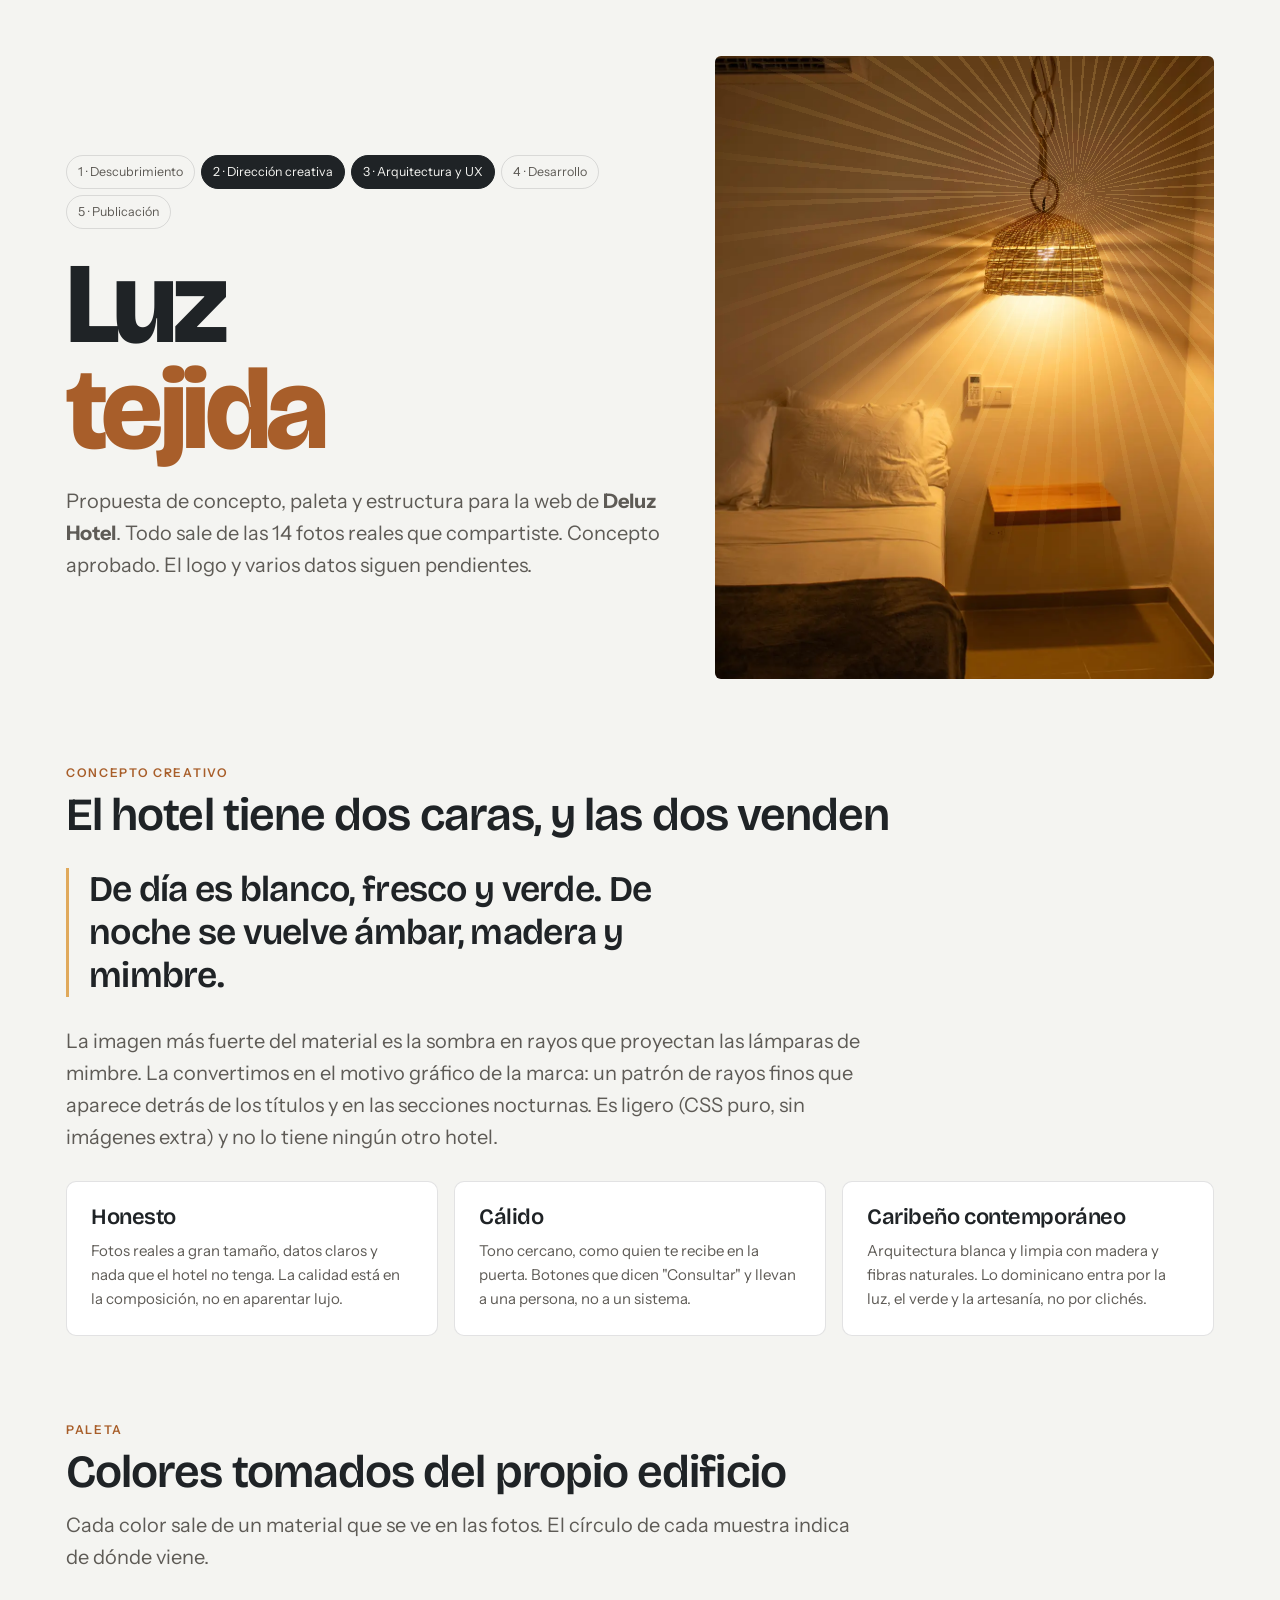
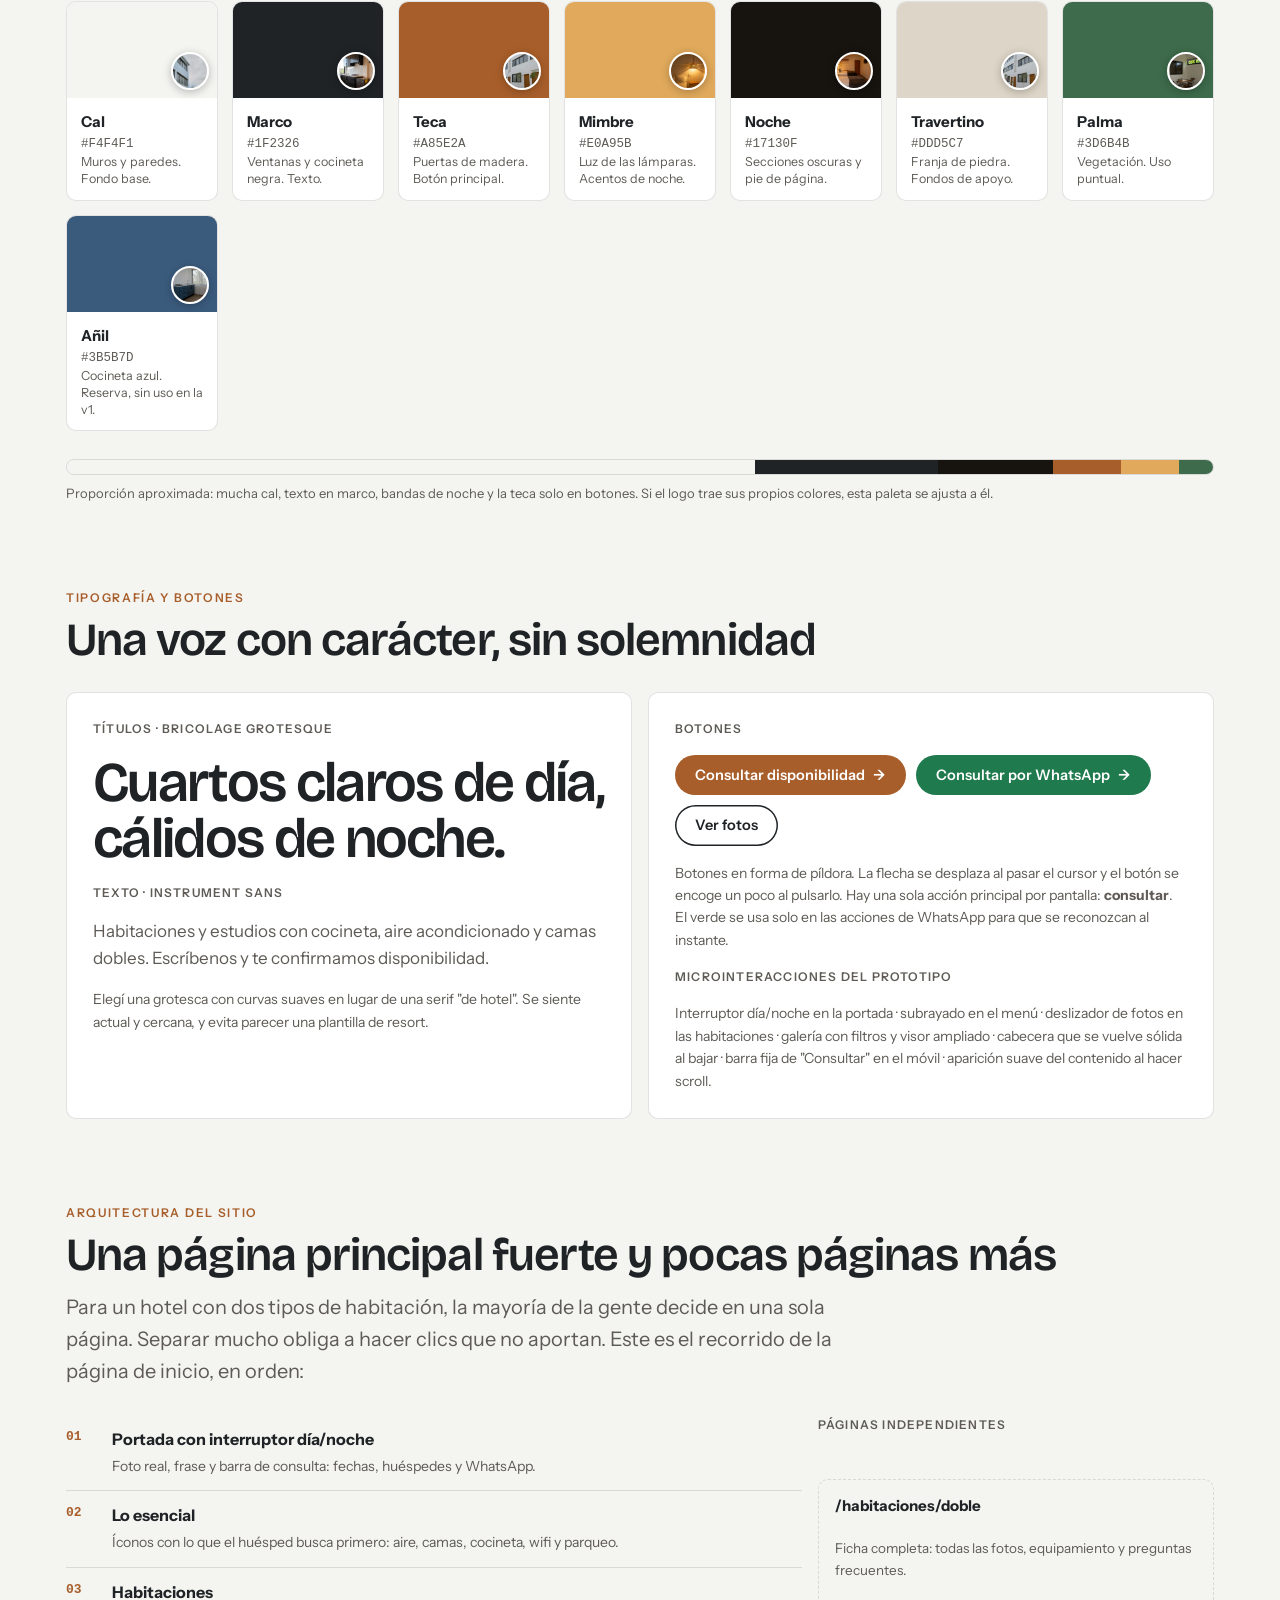
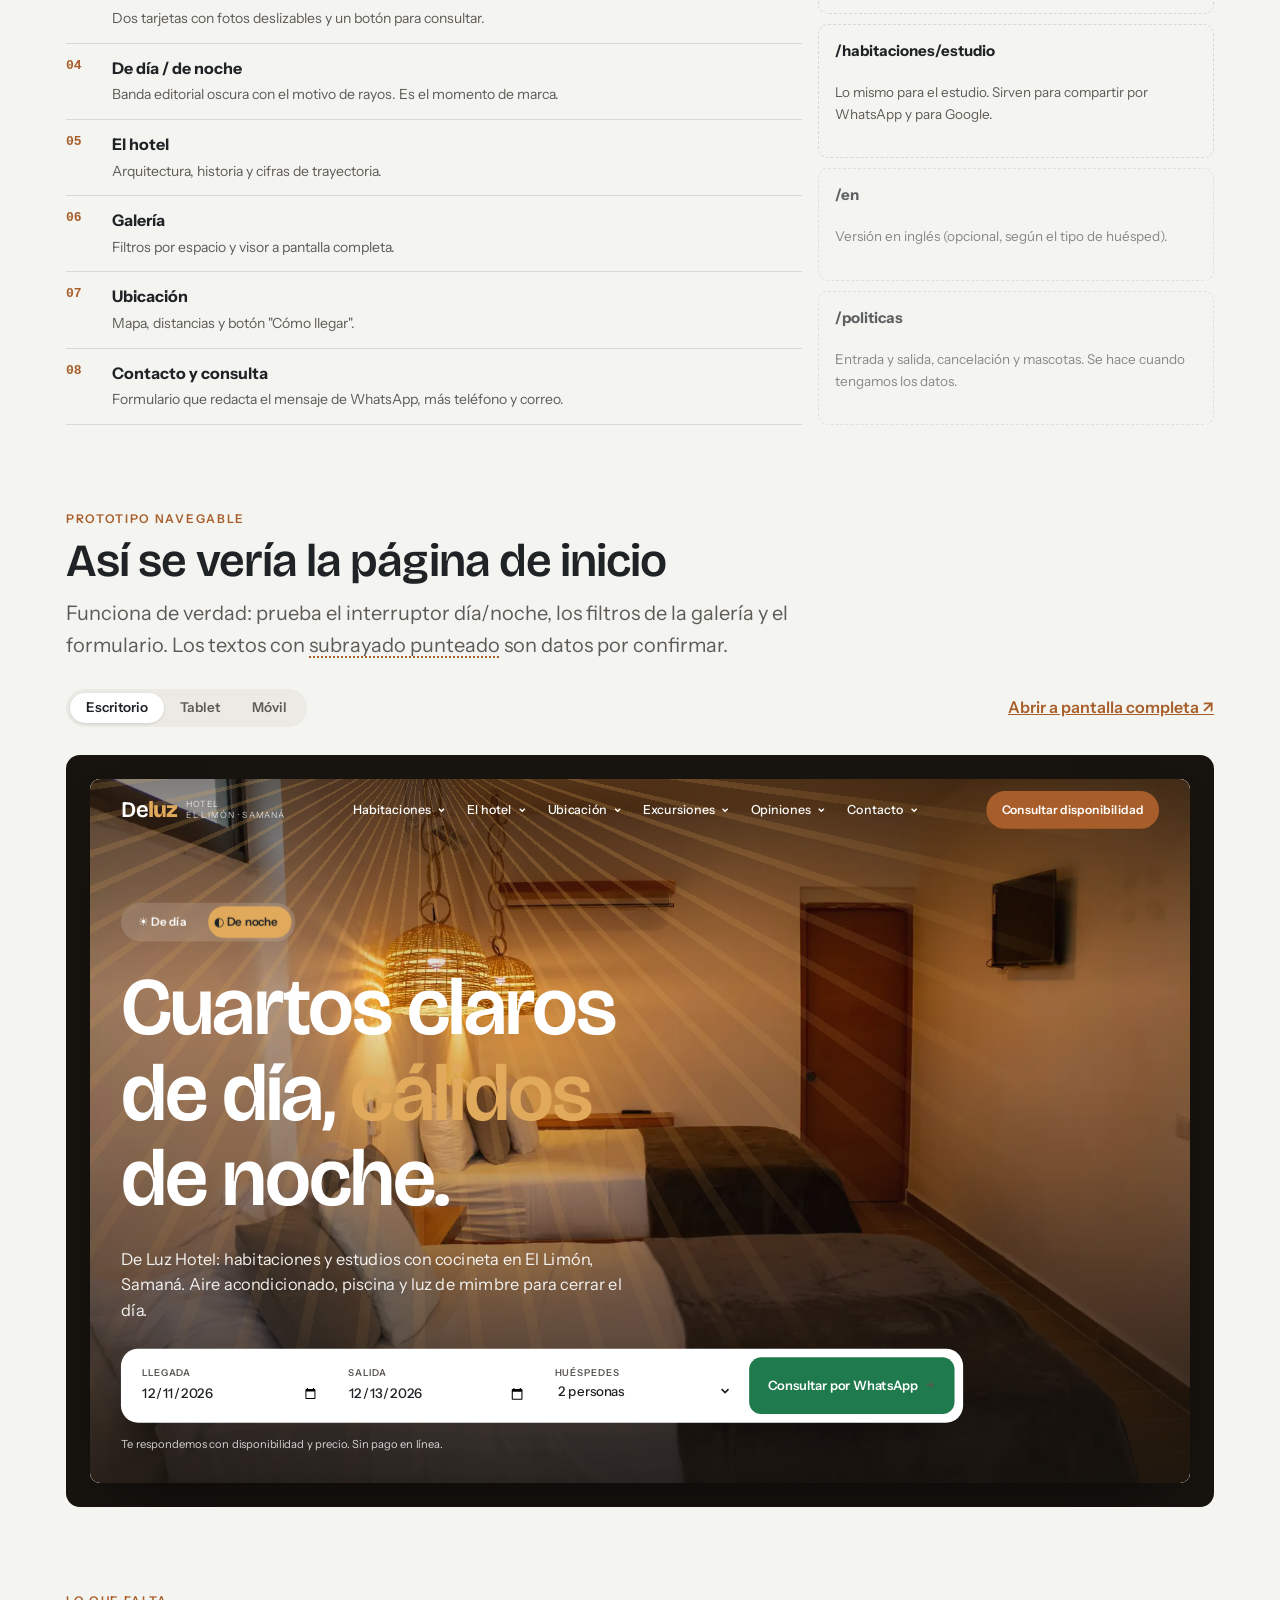
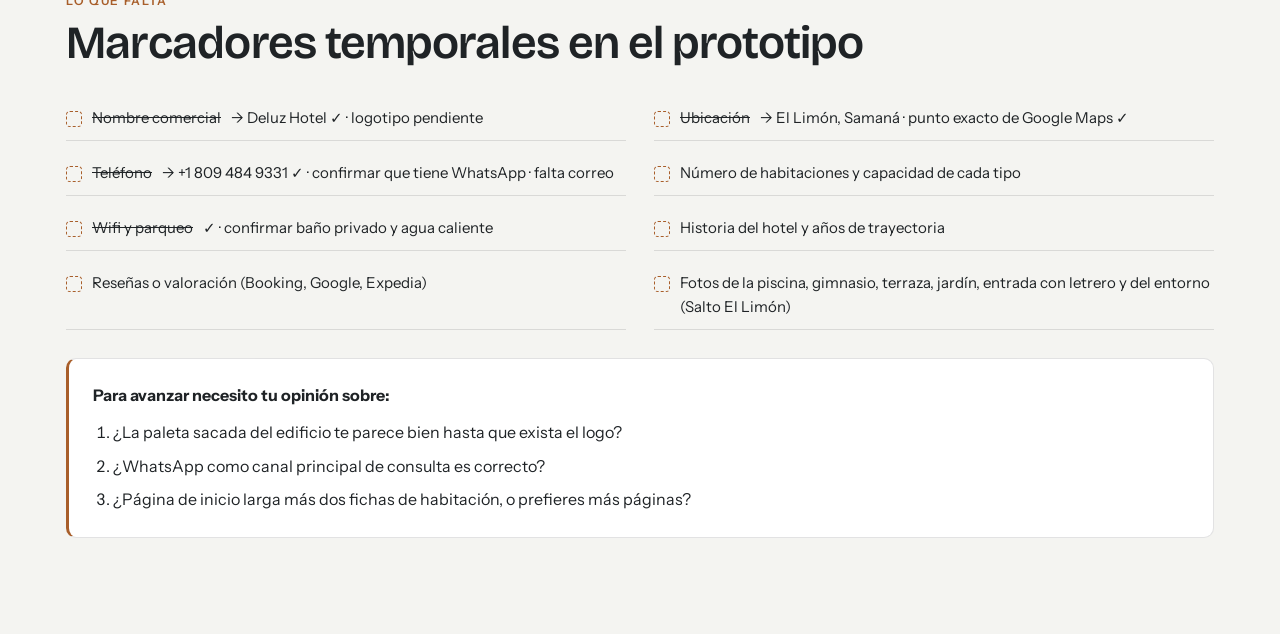
<file: propuesta/index.html>
<!doctype html>
<html lang="es">
<head>
<meta charset="utf-8">
<meta name="viewport" content="width=device-width, initial-scale=1, viewport-fit=cover">
<meta name="robots" content="noindex">
<title>Luz Tejida · Propuesta</title>
<meta name="claude:viewport-fit-sides" content="cover">
<link rel="preconnect" href="https://fonts.googleapis.com">
<link rel="preconnect" href="https://fonts.gstatic.com" crossorigin>
<link rel="stylesheet" href="https://fonts.googleapis.com/css2?family=Bricolage+Grotesque:opsz,wght@12..96,400;12..96,600;12..96,800&family=Instrument+Sans:wght@400;500;600&display=swap">
<style>
/* Layout: documento de propuesta en una columna ancha; bloques numerados solo donde hay secuencia real (fases). */
:root{
  --bg:#F4F4F1; --surface:#FFFFFF; --fg:#1F2326; --muted:#5E5B56; --line:rgba(31,35,38,.13);
  --accent:#A85E2A; --glow:#E0A95B; --night:#17130F; --chip:#ECEAE4;
  --f-display:"Bricolage Grotesque","Avenir Next",system-ui,sans-serif;
  --f-text:"Instrument Sans","Helvetica Neue",system-ui,sans-serif;
}
@media (prefers-color-scheme:dark){:root:not([data-theme="light"]){
  --bg:#141210; --surface:#1D1A17; --fg:#EFEAE2; --muted:#A9A196; --line:rgba(239,234,226,.13);
  --accent:#D88A4C; --glow:#E7B26A; --night:#0D0B09; --chip:#2A2622; color-scheme:dark}}
:root[data-theme="dark"]{
  --bg:#141210; --surface:#1D1A17; --fg:#EFEAE2; --muted:#A9A196; --line:rgba(239,234,226,.13);
  --accent:#D88A4C; --glow:#E7B26A; --night:#0D0B09; --chip:#2A2622; color-scheme:dark}
*{box-sizing:border-box}
body{margin:0;background:var(--bg);color:var(--fg);font:16px/1.6 var(--f-text);-webkit-font-smoothing:antialiased}
.page{max-width:1180px;margin:0 auto;padding-left:max(16px,env(safe-area-inset-left,0px));padding-right:max(16px,env(safe-area-inset-right,0px));padding-block:56px 96px;display:grid;gap:88px}
h1,h2,h3{font-family:var(--f-display);font-weight:600;letter-spacing:-.02em;line-height:1.05;margin:0;text-wrap:balance}
p{margin:0}
.eyebrow{font:600 12px/1 var(--f-text);letter-spacing:.14em;text-transform:uppercase;color:var(--accent)}
.lead{font-size:clamp(17px,1.8vw,20px);color:var(--muted);max-width:62ch}
section{display:grid;gap:28px;min-width:0}
.sec-head{display:grid;gap:12px}
.sec-head h2{font-size:clamp(30px,4vw,46px)}
:focus-visible{outline:2px solid var(--accent);outline-offset:3px;border-radius:4px}

/* Portada */
.cover{display:grid;grid-template-columns:minmax(0,1.1fr) minmax(0,.9fr);gap:40px;align-items:center}
.cover h1{font-size:clamp(52px,9vw,128px);font-weight:800;letter-spacing:-.04em;line-height:.92}
.cover h1 span{color:var(--accent)}
.cover-txt{display:grid;gap:22px}
.phase{display:flex;gap:6px;flex-wrap:wrap}
.phase span{font-size:12.5px;padding:6px 11px;border-radius:999px;border:1px solid var(--line);color:var(--muted)}
.phase span.on{background:var(--fg);color:var(--bg);border-color:var(--fg)}
.cover-img{position:relative;aspect-ratio:4/5;border-radius:6px;overflow:hidden;background:var(--night)}
.cover-img img{width:100%;height:100%;object-fit:cover;display:block}
.rays{position:absolute;inset:0;pointer-events:none;background:repeating-conic-gradient(from -90deg at 72% 22%,rgba(224,169,91,.25) 0 1.1deg,transparent 1.1deg 5.5deg);-webkit-mask-image:radial-gradient(circle at 72% 22%,#000 10%,transparent 65%);mask-image:radial-gradient(circle at 72% 22%,#000 10%,transparent 65%);mix-blend-mode:screen}

/* Concepto */
.pillars{display:grid;grid-template-columns:repeat(3,minmax(0,1fr));gap:16px}
.pillar{background:var(--surface);border:1px solid var(--line);border-radius:10px;padding:24px;display:grid;gap:10px;align-content:start}
.pillar h3{font-size:22px}
.pillar p{color:var(--muted);font-size:15px}
.quote{font:600 clamp(24px,3vw,36px)/1.2 var(--f-display);letter-spacing:-.02em;max-width:28ch;border-left:3px solid var(--glow);padding-left:20px}

/* Paleta */
.swatches{display:grid;grid-template-columns:repeat(auto-fill,minmax(150px,1fr));gap:14px}
.sw{display:grid;grid-template-rows:auto auto;border-radius:10px;overflow:hidden;background:var(--surface);border:1px solid var(--line)}
.sw .chipc{height:96px;position:relative}
.sw .src{position:absolute;right:8px;bottom:8px;width:38px;height:38px;border-radius:50%;border:2px solid #fff;background-size:cover;box-shadow:0 2px 8px rgba(0,0,0,.25)}
.sw div.meta{padding:12px 14px;display:grid;gap:2px}
.sw b{font-size:15px}
.sw code{font:12.5px/1.3 ui-monospace,SFMono-Regular,Menlo,monospace;color:var(--muted)}
.sw small{font-size:12.5px;color:var(--muted);line-height:1.35}
.ratio{display:flex;height:16px;border-radius:99px;overflow:hidden;border:1px solid var(--line)}
.ratio-legend{font-size:13px;color:var(--muted)}

/* Tipografía y componentes */
.two{display:grid;grid-template-columns:minmax(0,1fr) minmax(0,1fr);gap:16px}
.card{background:var(--surface);border:1px solid var(--line);border-radius:10px;padding:26px;display:grid;gap:16px;align-content:start;min-width:0}
.card .lbl{font-size:12px;letter-spacing:.1em;text-transform:uppercase;color:var(--muted);font-weight:600}
.spec-d{font:600 56px/1 var(--f-display);letter-spacing:-.03em}
.spec-t{font:400 17px/1.6 var(--f-text);color:var(--muted)}
.btns{display:flex;flex-wrap:wrap;gap:10px;align-items:center}
.b{display:inline-flex;align-items:center;gap:8px;border:0;border-radius:999px;padding:13px 20px;font:600 14.5px/1 var(--f-text);cursor:pointer;transition:transform .2s,background-color .2s,box-shadow .2s}
.b:active{transform:scale(.97)}
.b1{background:#A85E2A;color:#fff}.b1:hover{background:#8f4e22;box-shadow:0 8px 22px -10px rgba(168,94,42,.9)}
.b2{background:#1f7a4d;color:#fff}.b2:hover{background:#17623d}
.b3{background:transparent;color:var(--fg);box-shadow:inset 0 0 0 1.5px var(--fg)}.b3:hover{background:var(--fg);color:var(--bg)}
.b span{transition:transform .2s}.b:hover span{transform:translateX(3px)}
.note{font-size:14px;color:var(--muted)}

/* Arquitectura */
.arch{display:grid;grid-template-columns:minmax(0,1.3fr) minmax(0,.7fr);gap:16px}
.flow{list-style:none;margin:0;padding:0;display:grid;gap:0;counter-reset:s}
.flow li{display:grid;grid-template-columns:34px minmax(0,1fr);gap:12px;padding:12px 0;border-bottom:1px solid var(--line);counter-increment:s}
.flow li::before{content:counter(s,decimal-leading-zero);font:600 13px/1.6 ui-monospace,Menlo,monospace;color:var(--accent)}
.flow b{display:block}
.flow span{font-size:14px;color:var(--muted)}
.pages{display:grid;gap:10px}
.pg{border:1px dashed var(--line);border-radius:10px;padding:14px 16px;display:grid;gap:2px}
.pg b{font-size:15px}.pg span{font-size:13.5px;color:var(--muted)}
.pg.later{opacity:.7}

/* Prototipo */
.proto-bar{display:flex;justify-content:space-between;gap:12px;flex-wrap:wrap;align-items:center}
.seg{display:inline-flex;background:var(--chip);border-radius:999px;padding:4px}
.seg button{border:0;background:none;padding:8px 16px;border-radius:999px;cursor:pointer;font:600 13.5px/1 var(--f-text);color:var(--muted)}
.seg button[aria-pressed="true"]{background:var(--surface);color:var(--fg);box-shadow:0 1px 3px rgba(0,0,0,.12)}
.open-full{font-weight:600;color:var(--accent)}
.stage{background:var(--night);border-radius:14px;padding:clamp(10px,2vw,24px);display:flex;justify-content:center;overflow:hidden}
.device{position:relative;overflow:hidden;border-radius:10px;background:#fff;box-shadow:0 30px 60px -30px rgba(0,0,0,.7);transition:width .45s cubic-bezier(.2,.7,.2,1),height .45s}
.device iframe{border:0;position:absolute;top:0;left:0;transform-origin:0 0;background:#fff}

/* Pendientes */
.todo{display:grid;grid-template-columns:repeat(2,minmax(0,1fr));gap:10px 28px;list-style:none;margin:0;padding:0}
.todo li{display:flex;gap:10px;padding:10px 0;border-bottom:1px solid var(--line);font-size:15px}
.todo li::before{content:"";flex:none;width:14px;height:14px;margin-top:5px;border:1.5px dashed var(--accent);border-radius:4px}
.ask{background:var(--surface);border:1px solid var(--line);border-left:3px solid var(--accent);border-radius:10px;padding:24px;display:grid;gap:12px}
.ask ol{margin:0;padding-left:20px;display:grid;gap:8px}

@media (max-width:860px){
  .cover,.two,.arch{grid-template-columns:minmax(0,1fr)}
  .pillars{grid-template-columns:minmax(0,1fr)}
  .todo{grid-template-columns:minmax(0,1fr)}
  .cover-img{aspect-ratio:4/3}
}
@media (prefers-reduced-motion:reduce){*{transition:none!important}}
</style>

</head>
<body>
<div class="page">

<header class="cover">
  <div class="cover-txt">
    <div class="phase" aria-label="Fases del proyecto">
      <span>1 · Descubrimiento</span><span class="on">2 · Dirección creativa</span><span class="on">3 · Arquitectura y UX</span><span>4 · Desarrollo</span><span>5 · Publicación</span>
    </div>
    <h1>Luz<br><span>tejida</span></h1>
    <p class="lead">Propuesta de concepto, paleta y estructura para la web de <b>Deluz Hotel</b>. Todo sale de las 14 fotos reales que compartiste. Concepto aprobado. El logo y varios datos siguen pendientes.</p>
  </div>
  <figure class="cover-img" style="margin:0">
    <img src="../img/lampara-mimbre.webp" alt="Lámpara de mimbre proyectando rayos de luz sobre la pared de una habitación">
    <div class="rays" aria-hidden="true"></div>
  </figure>
</header>

<section>
  <div class="sec-head">
    <p class="eyebrow">Concepto creativo</p>
    <h2>El hotel tiene dos caras, y las dos venden</h2>
  </div>
  <p class="quote">De día es blanco, fresco y verde. De noche se vuelve ámbar, madera y mimbre.</p>
  <p class="lead">La imagen más fuerte del material es la sombra en rayos que proyectan las lámparas de mimbre. La convertimos en el motivo gráfico de la marca: un patrón de rayos finos que aparece detrás de los títulos y en las secciones nocturnas. Es ligero (CSS puro, sin imágenes extra) y no lo tiene ningún otro hotel.</p>
  <div class="pillars">
    <div class="pillar"><h3>Honesto</h3><p>Fotos reales a gran tamaño, datos claros y nada que el hotel no tenga. La calidad está en la composición, no en aparentar lujo.</p></div>
    <div class="pillar"><h3>Cálido</h3><p>Tono cercano, como quien te recibe en la puerta. Botones que dicen "Consultar" y llevan a una persona, no a un sistema.</p></div>
    <div class="pillar"><h3>Caribeño contemporáneo</h3><p>Arquitectura blanca y limpia con madera y fibras naturales. Lo dominicano entra por la luz, el verde y la artesanía, no por clichés.</p></div>
  </div>
</section>

<section>
  <div class="sec-head">
    <p class="eyebrow">Paleta</p>
    <h2>Colores tomados del propio edificio</h2>
    <p class="lead">Cada color sale de un material que se ve en las fotos. El círculo de cada muestra indica de dónde viene.</p>
  </div>
  <div class="swatches">
    <div class="sw"><div class="chipc" style="background:#F4F4F1"><i class="src" style="background-image:url(../img/fachada-esquina.webp);background-position:20% 40%"></i></div><div class="meta"><b>Cal</b><code>#F4F4F1</code><small>Muros y paredes. Fondo base.</small></div></div>
    <div class="sw"><div class="chipc" style="background:#1F2326"><i class="src" style="background-image:url(../img/cocineta-negra.webp);background-position:50% 20%"></i></div><div class="meta"><b>Marco</b><code>#1F2326</code><small>Ventanas y cocineta negra. Texto.</small></div></div>
    <div class="sw"><div class="chipc" style="background:#A85E2A"><i class="src" style="background-image:url(../img/fachada-puertas.webp);background-position:80% 80%"></i></div><div class="meta"><b>Teca</b><code>#A85E2A</code><small>Puertas de madera. Botón principal.</small></div></div>
    <div class="sw"><div class="chipc" style="background:#E0A95B"><i class="src" style="background-image:url(../img/lampara-mimbre.webp);background-position:65% 35%"></i></div><div class="meta"><b>Mimbre</b><code>#E0A95B</code><small>Luz de las lámparas. Acentos de noche.</small></div></div>
    <div class="sw"><div class="chipc" style="background:#17130F"><i class="src" style="background-image:url(../img/habitacion-doble-noche.webp);background-position:90% 60%"></i></div><div class="meta"><b>Noche</b><code>#17130F</code><small>Secciones oscuras y pie de página.</small></div></div>
    <div class="sw"><div class="chipc" style="background:#DDD5C7"><i class="src" style="background-image:url(../img/fachada-puertas.webp);background-position:36% 20%"></i></div><div class="meta"><b>Travertino</b><code>#DDD5C7</code><small>Franja de piedra. Fondos de apoyo.</small></div></div>
    <div class="sw"><div class="chipc" style="background:#3D6B4B"><i class="src" style="background-image:url(../img/mesa-luz-dia.webp);background-position:80% 20%"></i></div><div class="meta"><b>Palma</b><code>#3D6B4B</code><small>Vegetación. Uso puntual.</small></div></div>
    <div class="sw"><div class="chipc" style="background:#3B5B7D"><i class="src" style="background-image:url(../img/cocineta-azul.webp);background-position:20% 70%"></i></div><div class="meta"><b>Añil</b><code>#3B5B7D</code><small>Cocineta azul. Reserva, sin uso en la v1.</small></div></div>
  </div>
  <div style="display:grid;gap:8px">
    <div class="ratio" aria-label="Proporción de uso de la paleta">
      <i style="flex:60;background:#F4F4F1"></i><i style="flex:16;background:#1F2326"></i><i style="flex:10;background:#17130F"></i><i style="flex:6;background:#A85E2A"></i><i style="flex:5;background:#E0A95B"></i><i style="flex:3;background:#3D6B4B"></i>
    </div>
    <p class="ratio-legend">Proporción aproximada: mucha cal, texto en marco, bandas de noche y la teca solo en botones. Si el logo trae sus propios colores, esta paleta se ajusta a él.</p>
  </div>
</section>

<section>
  <div class="sec-head">
    <p class="eyebrow">Tipografía y botones</p>
    <h2>Una voz con carácter, sin solemnidad</h2>
  </div>
  <div class="two">
    <div class="card">
      <span class="lbl">Títulos · Bricolage Grotesque</span>
      <div class="spec-d">Cuartos claros de día, cálidos de noche.</div>
      <span class="lbl">Texto · Instrument Sans</span>
      <p class="spec-t">Habitaciones y estudios con cocineta, aire acondicionado y camas dobles. Escríbenos y te confirmamos disponibilidad.</p>
      <p class="note">Elegí una grotesca con curvas suaves en lugar de una serif "de hotel". Se siente actual y cercana, y evita parecer una plantilla de resort.</p>
    </div>
    <div class="card">
      <span class="lbl">Botones</span>
      <div class="btns">
        <button class="b b1" type="button">Consultar disponibilidad <span>→</span></button>
        <button class="b b2" type="button">Consultar por WhatsApp <span>→</span></button>
        <button class="b b3" type="button">Ver fotos</button>
      </div>
      <p class="note">Botones en forma de píldora. La flecha se desplaza al pasar el cursor y el botón se encoge un poco al pulsarlo. Hay una sola acción principal por pantalla: <b>consultar</b>. El verde se usa solo en las acciones de WhatsApp para que se reconozcan al instante.</p>
      <span class="lbl">Microinteracciones del prototipo</span>
      <p class="note">Interruptor día/noche en la portada · subrayado en el menú · deslizador de fotos en las habitaciones · galería con filtros y visor ampliado · cabecera que se vuelve sólida al bajar · barra fija de "Consultar" en el móvil · aparición suave del contenido al hacer scroll.</p>
    </div>
  </div>
</section>

<section>
  <div class="sec-head">
    <p class="eyebrow">Arquitectura del sitio</p>
    <h2>Una página principal fuerte y pocas páginas más</h2>
    <p class="lead">Para un hotel con dos tipos de habitación, la mayoría de la gente decide en una sola página. Separar mucho obliga a hacer clics que no aportan. Este es el recorrido de la página de inicio, en orden:</p>
  </div>
  <div class="arch">
    <ol class="flow">
      <li><div><b>Portada con interruptor día/noche</b><span>Foto real, frase y barra de consulta: fechas, huéspedes y WhatsApp.</span></div></li>
      <li><div><b>Lo esencial</b><span>Íconos con lo que el huésped busca primero: aire, camas, cocineta, wifi y parqueo.</span></div></li>
      <li><div><b>Habitaciones</b><span>Dos tarjetas con fotos deslizables y un botón para consultar.</span></div></li>
      <li><div><b>De día / de noche</b><span>Banda editorial oscura con el motivo de rayos. Es el momento de marca.</span></div></li>
      <li><div><b>El hotel</b><span>Arquitectura, historia y cifras de trayectoria.</span></div></li>
      <li><div><b>Galería</b><span>Filtros por espacio y visor a pantalla completa.</span></div></li>
      <li><div><b>Ubicación</b><span>Mapa, distancias y botón "Cómo llegar".</span></div></li>
      <li><div><b>Contacto y consulta</b><span>Formulario que redacta el mensaje de WhatsApp, más teléfono y correo.</span></div></li>
    </ol>
    <div class="pages">
      <span class="lbl" style="font-size:12px;letter-spacing:.1em;text-transform:uppercase;color:var(--muted);font-weight:600">Páginas independientes</span>
      <div class="pg"><b>/habitaciones/doble</b><span>Ficha completa: todas las fotos, equipamiento y preguntas frecuentes.</span></div>
      <div class="pg"><b>/habitaciones/estudio</b><span>Lo mismo para el estudio. Sirven para compartir por WhatsApp y para Google.</span></div>
      <div class="pg later"><b>/en</b><span>Versión en inglés (opcional, según el tipo de huésped).</span></div>
      <div class="pg later"><b>/politicas</b><span>Entrada y salida, cancelación y mascotas. Se hace cuando tengamos los datos.</span></div>
    </div>
  </div>
</section>

<section id="prototipo">
  <div class="sec-head">
    <p class="eyebrow">Prototipo navegable</p>
    <h2>Así se vería la página de inicio</h2>
    <p class="lead">Funciona de verdad: prueba el interruptor día/noche, los filtros de la galería y el formulario. Los textos con <u style="text-decoration-style:dotted;text-decoration-color:var(--accent);text-underline-offset:4px">subrayado punteado</u> son datos por confirmar.</p>
  </div>
  <div class="proto-bar">
    <div class="seg" role="group" aria-label="Tamaño de pantalla">
      <button type="button" data-w="1280" aria-pressed="true">Escritorio</button>
      <button type="button" data-w="820" aria-pressed="false">Tablet</button>
      <button type="button" data-w="390" aria-pressed="false">Móvil</button>
    </div>
    <a class="open-full" href="../index.html" target="_blank" rel="noopener">Abrir a pantalla completa ↗</a>
  </div>
  <div class="stage" id="stage">
    <div class="device" id="device"><iframe id="frame" src="../index.html" title="Prototipo de la página de inicio"></iframe></div>
  </div>
</section>

<section>
  <div class="sec-head">
    <p class="eyebrow">Lo que falta</p>
    <h2>Marcadores temporales en el prototipo</h2>
  </div>
  <ul class="todo">
    <li><s>Nombre comercial</s> → Deluz Hotel ✓ · logotipo pendiente</li>
    <li><s>Ubicación</s> → El Limón, Samaná · punto exacto de Google Maps ✓</li>
    <li><s>Teléfono</s> → +1 809 484 9331 ✓ · confirmar que tiene WhatsApp · falta correo</li>
    <li>Número de habitaciones y capacidad de cada tipo</li>
    <li><s>Wifi y parqueo</s> ✓ · confirmar baño privado y agua caliente</li>
    <li>Historia del hotel y años de trayectoria</li>
    <li>Reseñas o valoración (Booking, Google, Expedia)</li>
    <li>Fotos de la piscina, gimnasio, terraza, jardín, entrada con letrero y del entorno (Salto El Limón)</li>
  </ul>
  <div class="ask">
    <b>Para avanzar necesito tu opinión sobre:</b>
    <ol>
            <li>¿La paleta sacada del edificio te parece bien hasta que exista el logo?</li>
      <li>¿WhatsApp como canal principal de consulta es correcto?</li>
      <li>¿Página de inicio larga más dos fichas de habitación, o prefieres más páginas?</li>
    </ol>
  </div>
</section>

</div>

<script>
(function(){
  const stage=document.getElementById('stage'),dev=document.getElementById('device'),fr=document.getElementById('frame');
  let W=1280;const H={1280:820,820:1000,390:780};
  function fit(){
    const avail=stage.clientWidth-parseFloat(getComputedStyle(stage).paddingLeft)*2;
    const s=Math.min(1,avail/W),h=H[W];
    fr.style.width=W+'px';fr.style.height=h+'px';fr.style.transform=`scale(${s})`;
    dev.style.width=(W*s)+'px';dev.style.height=(h*s)+'px';
  }
  document.querySelectorAll('.seg button').forEach(b=>b.addEventListener('click',()=>{
    W=+b.dataset.w;document.querySelectorAll('.seg button').forEach(x=>x.setAttribute('aria-pressed',x===b));fit();
  }));
  addEventListener('resize',fit);fit();
})();
</script>

</body>
</html>
</file>
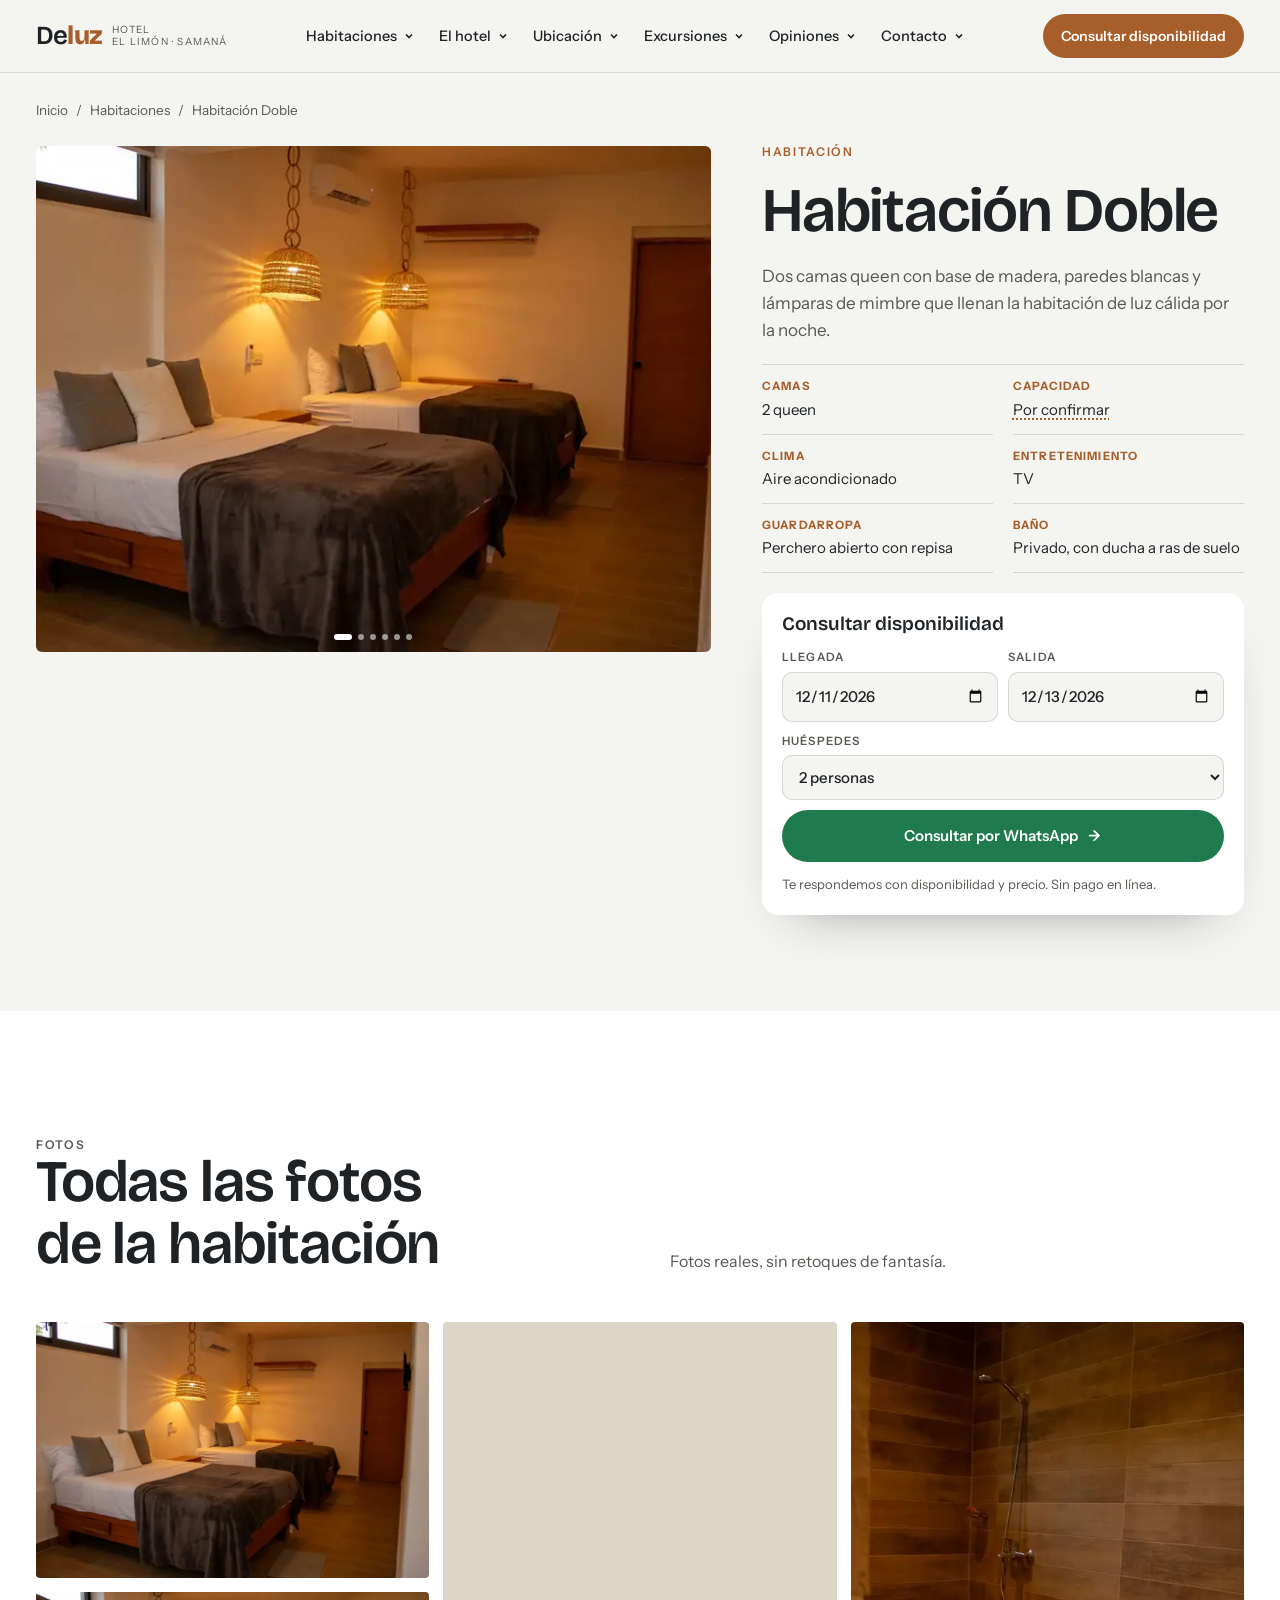
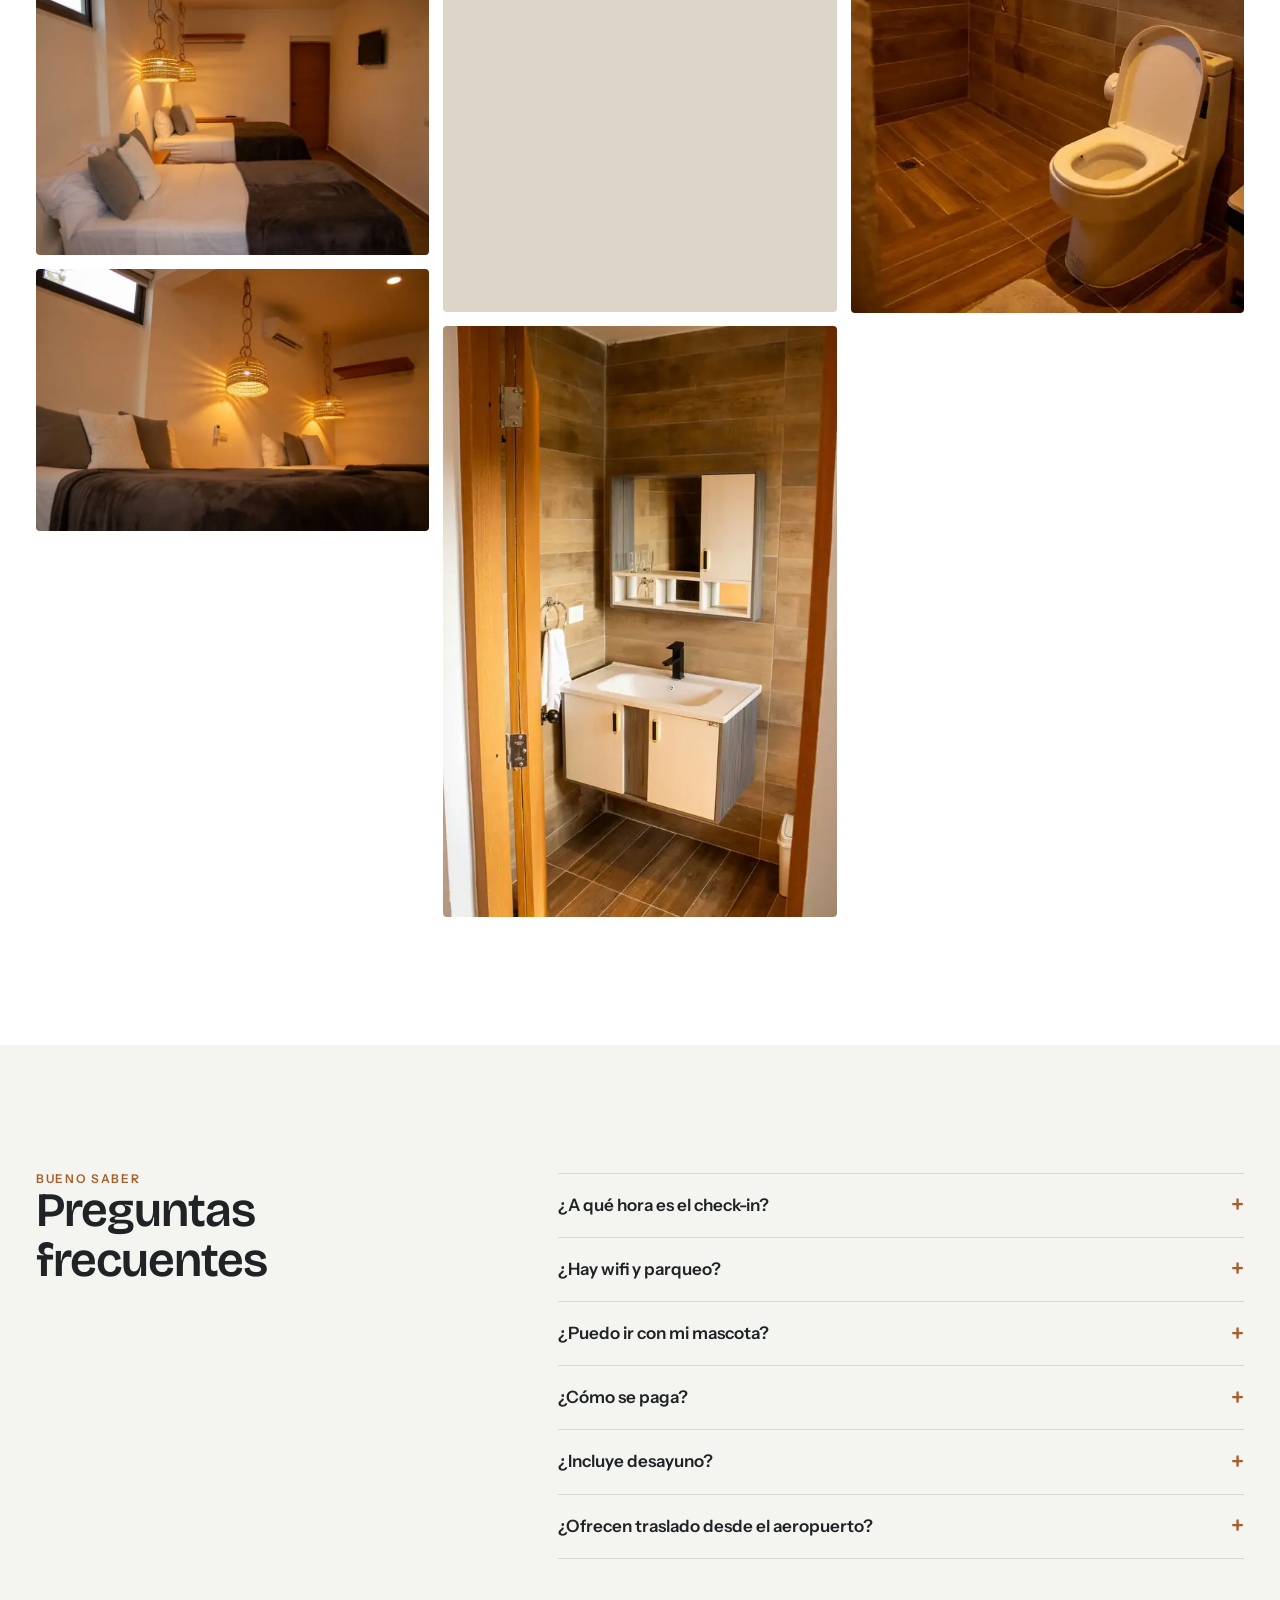
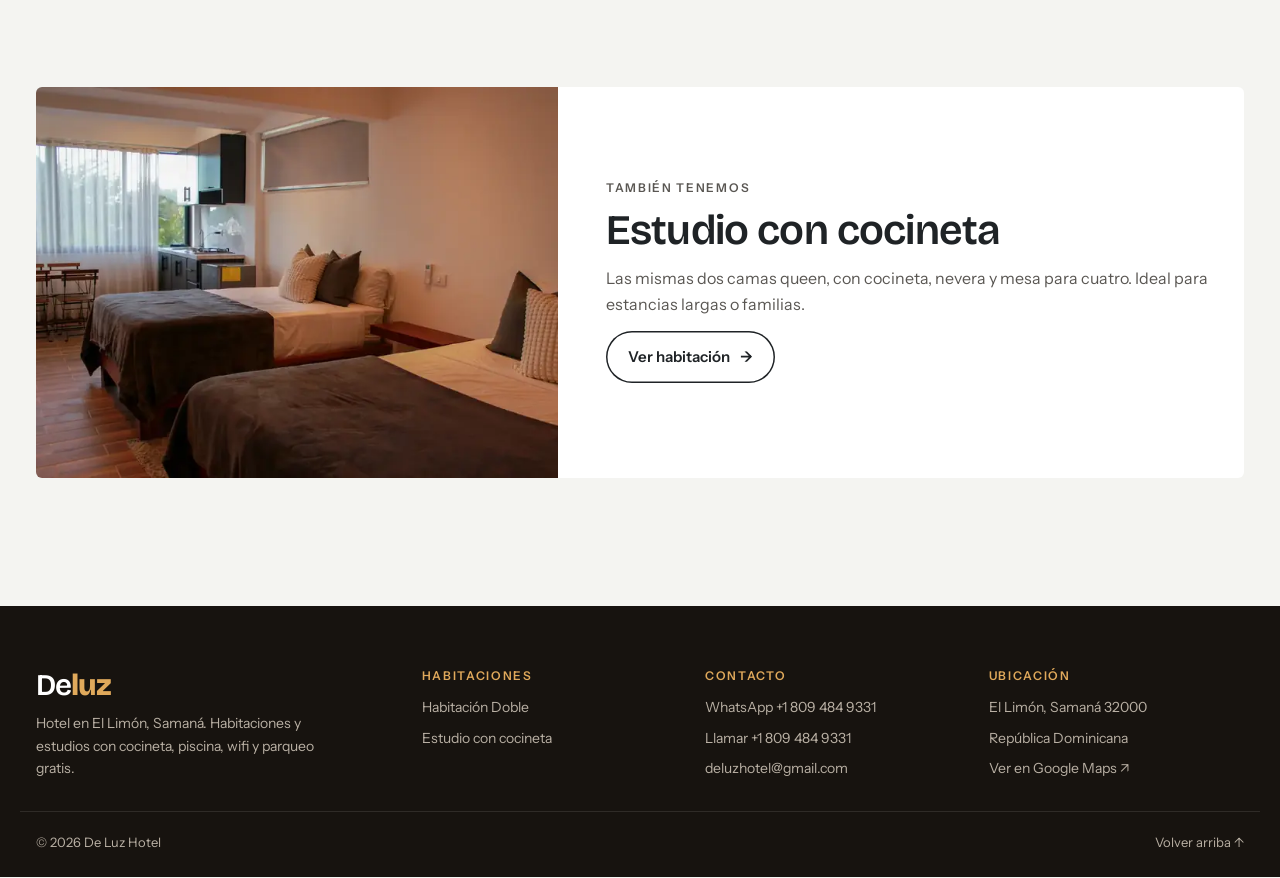
<file: habitaciones/doble/index.html>
<!doctype html>
<html lang="es">
<head>
<meta charset="utf-8">
<meta name="viewport" content="width=device-width, initial-scale=1, viewport-fit=cover">
<title>Habitación Doble · De Luz Hotel, Samaná</title>
<meta name="description" content="Habitación Doble en De Luz Hotel, El Limón, Samaná: 2 camas queen, aire acondicionado, TV y lámparas de mimbre. Consulta disponibilidad por WhatsApp.">
<!-- PROTOTIPO: quitar la línea robots noindex el día del lanzamiento -->
<meta name="robots" content="noindex">
<meta name="theme-color" content="#17130F">
<link rel="icon" href="../../favicon.svg" type="image/svg+xml">
<meta property="og:type" content="website">
<meta property="og:locale" content="es_DO">
<meta property="og:site_name" content="De Luz Hotel">
<meta property="og:title" content="Habitación Doble · De Luz Hotel, Samaná">
<meta property="og:description" content="Habitación Doble en De Luz Hotel, El Limón, Samaná: 2 camas queen, aire acondicionado, TV y lámparas de mimbre. Consulta disponibilidad por WhatsApp.">
<!-- Al tener dominio: usar URL absoluta en og:image y añadir og:url / canonical (/habitaciones/doble/) -->
<meta property="og:image" content="../../img/habitacion-doble-amplia.webp">
<meta name="twitter:card" content="summary_large_image">
<link rel="preconnect" href="https://fonts.googleapis.com">
<link rel="preconnect" href="https://fonts.gstatic.com" crossorigin>
<link rel="stylesheet" href="https://fonts.googleapis.com/css2?family=Bricolage+Grotesque:opsz,wght@12..96,400;12..96,600;12..96,800&amp;family=Instrument+Sans:wght@400;500;600&amp;display=swap">
<link rel="stylesheet" href="../../assets/css/site.css">
<script type="application/ld+json">
{"@context": "https://schema.org", "@type": "BreadcrumbList", "itemListElement": [{"@type": "ListItem", "position": 1, "name": "Inicio", "item": "../../"}, {"@type": "ListItem", "position": 2, "name": "Habitación Doble"}]}
</script>
</head>
<body class="page-inner" data-room="Habitación Doble">
<a class="skip" href="#main">Saltar al contenido</a>
<header class="top" id="top">
  <div class="wrap">
    <a class="logo" href="../../index.html" aria-label="De Luz Hotel, inicio">
      <span class="wm">De<b>luz</b></span>
      <small>Hotel<br>El Limón · Samaná</small>
    </a>
    <nav class="nav" aria-label="Principal">
      <ul class="menu">
      <li class="has-sub">
        <button class="nav-btn" type="button" aria-expanded="false" aria-controls="sub-hab">Habitaciones<svg class="chev" viewBox="0 0 12 12" aria-hidden="true"><path d="M3 4.5 6 7.5 9 4.5"/></svg></button>
        <div class="sub" id="sub-hab">
          <a href="../../habitaciones/doble/index.html"><b>Habitación Doble</b><small>2 camas queen · aire acondicionado</small></a><a href="../../habitaciones/estudio/index.html"><b>Estudio con cocineta</b><small>Cocina propia · mesa para 4</small></a><a href="#consulta"><b>Tarifas y disponibilidad</b><small>Te enviamos el precio por WhatsApp</small></a>
        </div>
      </li>
      <li class="has-sub">
        <button class="nav-btn" type="button" aria-expanded="false" aria-controls="sub-hotel">El hotel<svg class="chev" viewBox="0 0 12 12" aria-hidden="true"><path d="M3 4.5 6 7.5 9 4.5"/></svg></button>
        <div class="sub" id="sub-hotel">
          <a href="../../index.html#hotel"><b>Nuestra propiedad</b><small>Edificio, piscina, jardín y parqueo</small></a><a href="../../index.html#nosotros"><b>Quiénes somos</b><small>La historia del hotel</small></a><a href="../../index.html#galeria"><b>Galería de fotos</b><small>Habitaciones, baños y edificio</small></a>
        </div>
      </li>
      <li class="has-sub">
        <button class="nav-btn" type="button" aria-expanded="false" aria-controls="sub-ubi">Ubicación<svg class="chev" viewBox="0 0 12 12" aria-hidden="true"><path d="M3 4.5 6 7.5 9 4.5"/></svg></button>
        <div class="sub" id="sub-ubi">
          <a href="../../index.html#ubicacion"><b>Cómo llegar</b><small>Mapa, dirección y distancias</small></a><a href="https://www.google.com/maps/place/De+Luz+Hotel/@19.2942143,-69.4327929,17z/data=!3m1!4b1!4m6!3m5!1s0x8eaee575bb2371f7:0xa61d08177c4b8f41!8m2!3d19.2942143!4d-69.4327929" target="_blank" rel="noopener"><b>Abrir en Google Maps ↗</b><small>Ruta desde donde estés</small></a>
        </div>
      </li>
      <li class="has-sub">
        <button class="nav-btn" type="button" aria-expanded="false" aria-controls="sub-exc">Excursiones<svg class="chev" viewBox="0 0 12 12" aria-hidden="true"><path d="M3 4.5 6 7.5 9 4.5"/></svg></button>
        <div class="sub" id="sub-exc">
          <a href="../../index.html#exc-salto"><b>Salto El Limón</b><small>La cascada más cercana</small></a><a href="../../index.html#exc-moron"><b>Playa Morón</b><small>Costa norte</small></a><a href="../../index.html#exc-terrenas"><b>Las Terrenas</b><small>Playas y restaurantes</small></a><a href="../../index.html#exc-samana"><b>Santa Bárbara de Samaná</b><small>Malecón, Cayo Levantado y ballenas</small></a>
        </div>
      </li>
      <li class="has-sub">
        <button class="nav-btn" type="button" aria-expanded="false" aria-controls="sub-opi">Opiniones<svg class="chev" viewBox="0 0 12 12" aria-hidden="true"><path d="M3 4.5 6 7.5 9 4.5"/></svg></button>
        <div class="sub" id="sub-opi">
          <a href="../../index.html#opiniones"><b>Lo que dicen los huéspedes</b><small>Reseñas reales en las plataformas</small></a><a href="https://www.booking.com/hotel/do/de-luz.html" target="_blank" rel="noopener"><b>Opiniones en Booking ↗</b><small>booking.com</small></a><a href="https://www.tripadvisor.com/Hotel_Review-g7142209-d10816859-Reviews-De_Luz_Hotel-El_Limon_Samana_Province_Dominican_Republic.html" target="_blank" rel="noopener"><b>Opiniones en Tripadvisor ↗</b><small>tripadvisor.com</small></a>
        </div>
      </li>
      <li class="has-sub">
        <button class="nav-btn" type="button" aria-expanded="false" aria-controls="sub-con">Contacto<svg class="chev" viewBox="0 0 12 12" aria-hidden="true"><path d="M3 4.5 6 7.5 9 4.5"/></svg></button>
        <div class="sub" id="sub-con">
          <a href="https://wa.me/18094849331" target="_blank" rel="noopener"><b>WhatsApp ↗</b><small>+1 809 484 9331</small></a><a href="tel:+18094849331"><b>Llamar</b><small>+1 809 484 9331</small></a><a href="mailto:deluzhotel@gmail.com"><b>Correo</b><small>deluzhotel@gmail.com</small></a><a href="../../index.html#contacto"><b>Formulario de consulta</b><small>Prepara tu mensaje en un minuto</small></a>
        </div>
      </li>
      </ul>
    </nav>
    <a class="btn btn-primary" href="#consulta">Consultar disponibilidad</a>
    <button class="burger" id="burger" type="button" aria-label="Abrir menú" aria-expanded="false" aria-controls="drawer"><span></span></button>
  </div>
</header>
<nav class="drawer" id="drawer" aria-label="Menú móvil">
  <a class="drawer-home" href="../../index.html">Inicio</a>
  <details>
    <summary>Habitaciones<svg class="chev" viewBox="0 0 12 12" aria-hidden="true"><path d="M3 4.5 6 7.5 9 4.5"/></svg></summary>
    <div><a href="../../habitaciones/doble/index.html">Habitación Doble</a><a href="../../habitaciones/estudio/index.html">Estudio con cocineta</a><a href="#consulta">Tarifas y disponibilidad</a></div>
  </details>
  <details>
    <summary>El hotel<svg class="chev" viewBox="0 0 12 12" aria-hidden="true"><path d="M3 4.5 6 7.5 9 4.5"/></svg></summary>
    <div><a href="../../index.html#hotel">Nuestra propiedad</a><a href="../../index.html#nosotros">Quiénes somos</a><a href="../../index.html#galeria">Galería de fotos</a></div>
  </details>
  <details>
    <summary>Ubicación<svg class="chev" viewBox="0 0 12 12" aria-hidden="true"><path d="M3 4.5 6 7.5 9 4.5"/></svg></summary>
    <div><a href="../../index.html#ubicacion">Cómo llegar</a><a href="https://www.google.com/maps/place/De+Luz+Hotel/@19.2942143,-69.4327929,17z/data=!3m1!4b1!4m6!3m5!1s0x8eaee575bb2371f7:0xa61d08177c4b8f41!8m2!3d19.2942143!4d-69.4327929" target="_blank" rel="noopener">Abrir en Google Maps ↗</a></div>
  </details>
  <details>
    <summary>Excursiones<svg class="chev" viewBox="0 0 12 12" aria-hidden="true"><path d="M3 4.5 6 7.5 9 4.5"/></svg></summary>
    <div><a href="../../index.html#exc-salto">Salto El Limón</a><a href="../../index.html#exc-moron">Playa Morón</a><a href="../../index.html#exc-terrenas">Las Terrenas</a><a href="../../index.html#exc-samana">Santa Bárbara de Samaná</a></div>
  </details>
  <details>
    <summary>Opiniones<svg class="chev" viewBox="0 0 12 12" aria-hidden="true"><path d="M3 4.5 6 7.5 9 4.5"/></svg></summary>
    <div><a href="../../index.html#opiniones">Lo que dicen los huéspedes</a><a href="https://www.booking.com/hotel/do/de-luz.html" target="_blank" rel="noopener">Opiniones en Booking ↗</a><a href="https://www.tripadvisor.com/Hotel_Review-g7142209-d10816859-Reviews-De_Luz_Hotel-El_Limon_Samana_Province_Dominican_Republic.html" target="_blank" rel="noopener">Opiniones en Tripadvisor ↗</a></div>
  </details>
  <details>
    <summary>Contacto<svg class="chev" viewBox="0 0 12 12" aria-hidden="true"><path d="M3 4.5 6 7.5 9 4.5"/></svg></summary>
    <div><a href="https://wa.me/18094849331" target="_blank" rel="noopener">WhatsApp ↗</a><a href="tel:+18094849331">Llamar</a><a href="mailto:deluzhotel@gmail.com">Correo</a><a href="../../index.html#contacto">Formulario de consulta</a></div>
  </details>
  <a class="btn btn-wa drawer-cta" href="#consulta">Consultar disponibilidad</a>
</nav>

<main id="main">
  <div class="wrap">
    <nav class="crumbs" aria-label="Ruta de navegación"><a href="../../index.html">Inicio</a><span aria-hidden="true">/</span><a href="../../index.html#habitaciones">Habitaciones</a><span aria-hidden="true">/</span><span aria-current="page">Habitación Doble</span></nav>
    <div class="rhero">
      <div class="rv">
        <div class="slider" data-slider>
          <div class="track">
            <img src="../../img/habitacion-doble-amplia.webp" srcset="../../img/800/habitacion-doble-amplia.webp 800w, ../../img/habitacion-doble-amplia.webp 1600w" sizes="(max-width:960px) 100vw, 58vw" width="1600" height="1040" alt="Habitación doble con dos camas queen y lámparas de mimbre" loading="lazy" decoding="async">
            <img src="../../img/habitacion-doble-noche.webp" srcset="../../img/800/habitacion-doble-noche.webp 800w, ../../img/habitacion-doble-noche.webp 1600w" sizes="(max-width:960px) 100vw, 58vw" width="1600" height="1067" alt="Habitación doble iluminada de noche, con TV y puerta de madera" loading="lazy" decoding="async">
            <img src="../../img/lamparas-contrapicado.webp" srcset="../../img/800/lamparas-contrapicado.webp 800w, ../../img/lamparas-contrapicado.webp 1600w" sizes="(max-width:960px) 100vw, 58vw" width="1600" height="1067" alt="Lámparas de mimbre y aire acondicionado" loading="lazy" decoding="async">
            <img src="../../img/lampara-mimbre.webp" srcset="../../img/800/lampara-mimbre.webp 534w, ../../img/lampara-mimbre.webp 1067w" sizes="(max-width:960px) 100vw, 58vw" width="1067" height="1600" alt="Lámpara de mimbre junto a la mesita flotante" loading="lazy" decoding="async">
            <img src="../../img/bano-lavabo.webp" srcset="../../img/800/bano-lavabo.webp 534w, ../../img/bano-lavabo.webp 1067w" sizes="(max-width:960px) 100vw, 58vw" width="1067" height="1600" alt="Baño con lavabo flotante y porcelanato imitación madera" loading="lazy" decoding="async">
            <img src="../../img/bano-ducha.webp" srcset="../../img/800/bano-ducha.webp 534w, ../../img/bano-ducha.webp 1067w" sizes="(max-width:960px) 100vw, 58vw" width="1067" height="1600" alt="Ducha a ras de suelo" loading="lazy" decoding="async">
          </div>
          <button class="sl-btn prev" type="button" aria-label="Foto anterior">‹</button>
          <button class="sl-btn next" type="button" aria-label="Foto siguiente">›</button>
          <div class="dots" aria-hidden="true"></div>
        </div>
      </div>
      <div class="rinfo">
        <p class="eyebrow">Habitación</p>
        <h1>Habitación Doble</h1>
        <p class="lead-r">Dos camas queen con base de madera, paredes blancas y lámparas de mimbre que llenan la habitación de luz cálida por la noche.</p>
        <ul class="spec">
          <li><b>Camas</b><span>2 queen</span></li>
          <li><b>Capacidad</b><span class=tbd>Por confirmar</span></li>
          <li><b>Clima</b><span>Aire acondicionado</span></li>
          <li><b>Entretenimiento</b><span>TV</span></li>
          <li><b>Guardarropa</b><span>Perchero abierto con repisa</span></li>
          <li><b>Baño</b><span>Privado, con ducha a ras de suelo</span></li>
        </ul>
        <div class="ask-card" id="consulta">
          <b>Consultar disponibilidad</b>
          <form data-ask aria-label="Consultar disponibilidad de Habitación Doble">
            <label>Llegada<input type="date" name="llegada" id="rIn" data-date="in" required></label>
            <label>Salida<input type="date" name="salida" id="rOut" data-date="out" required></label>
            <label class="full">Huéspedes<select name="huespedes" id="rGuests"><option>1 persona</option><option selected>2 personas</option><option>3 personas</option><option>4 personas</option></select></label>
            <button class="btn btn-wa" type="submit">Consultar por WhatsApp <span class="arr" aria-hidden="true">→</span></button>
          </form>
          <small>Te respondemos con disponibilidad y precio. Sin pago en línea.</small>
        </div>
      </div>
    </div>
  </div>

  <section class="band" id="galeria" style="background:var(--blanco)">
    <div class="wrap">
      <div class="head rv"><div><p class="eyebrow">Fotos</p><h2>Todas las fotos de la habitación</h2></div><p>Fotos reales, sin retoques de fantasía.</p></div>
      <div class="grid" data-gallery>
      <button type="button" data-c="hab" data-full="../../img/habitacion-doble-amplia.webp"><img src="../../img/habitacion-doble-amplia.webp" srcset="../../img/800/habitacion-doble-amplia.webp 800w, ../../img/habitacion-doble-amplia.webp 1600w" sizes="(max-width:600px) 100vw, 33vw" width="1600" height="1040" alt="Habitación doble con dos camas queen y lámparas de mimbre" loading="lazy" decoding="async"><span>Habitación doble con dos camas queen y lámparas de mimbre</span></button>
      <button type="button" data-c="hab" data-full="../../img/habitacion-doble-noche.webp"><img src="../../img/habitacion-doble-noche.webp" srcset="../../img/800/habitacion-doble-noche.webp 800w, ../../img/habitacion-doble-noche.webp 1600w" sizes="(max-width:600px) 100vw, 33vw" width="1600" height="1067" alt="Habitación doble iluminada de noche, con TV y puerta de madera" loading="lazy" decoding="async"><span>Habitación doble iluminada de noche, con TV y puerta de madera</span></button>
      <button type="button" data-c="hab" data-full="../../img/lamparas-contrapicado.webp"><img src="../../img/lamparas-contrapicado.webp" srcset="../../img/800/lamparas-contrapicado.webp 800w, ../../img/lamparas-contrapicado.webp 1600w" sizes="(max-width:600px) 100vw, 33vw" width="1600" height="1067" alt="Lámparas de mimbre y aire acondicionado" loading="lazy" decoding="async"><span>Lámparas de mimbre y aire acondicionado</span></button>
      <button type="button" data-c="hab" data-full="../../img/lampara-mimbre.webp"><img src="../../img/lampara-mimbre.webp" srcset="../../img/800/lampara-mimbre.webp 534w, ../../img/lampara-mimbre.webp 1067w" sizes="(max-width:600px) 100vw, 33vw" width="1067" height="1600" alt="Lámpara de mimbre junto a la mesita flotante" loading="lazy" decoding="async"><span>Lámpara de mimbre junto a la mesita flotante</span></button>
      <button type="button" data-c="hab" data-full="../../img/bano-lavabo.webp"><img src="../../img/bano-lavabo.webp" srcset="../../img/800/bano-lavabo.webp 534w, ../../img/bano-lavabo.webp 1067w" sizes="(max-width:600px) 100vw, 33vw" width="1067" height="1600" alt="Baño con lavabo flotante y porcelanato imitación madera" loading="lazy" decoding="async"><span>Baño con lavabo flotante y porcelanato imitación madera</span></button>
      <button type="button" data-c="hab" data-full="../../img/bano-ducha.webp"><img src="../../img/bano-ducha.webp" srcset="../../img/800/bano-ducha.webp 534w, ../../img/bano-ducha.webp 1067w" sizes="(max-width:600px) 100vw, 33vw" width="1067" height="1600" alt="Ducha a ras de suelo" loading="lazy" decoding="async"><span>Ducha a ras de suelo</span></button>
    </div>
    </div>
  </section>

  <section class="band">
    <div class="wrap faq-grid">
      <div class="rv"><p class="eyebrow">Bueno saber</p><h2 style="font-size:clamp(32px,4vw,48px)">Preguntas frecuentes</h2></div>
      <div class="faq rv">
      <details><summary>¿A qué hora es el check-in?</summary><p>De 3:00 a 8:00 p. m. Si llegas más tarde, escríbenos por WhatsApp para coordinarlo. <span class="tbd">Hora de check-out por confirmar.</span></p></details>
      <details><summary>¿Hay wifi y parqueo?</summary><p>Sí. El wifi y el parqueo son gratis para los huéspedes.</p></details>
      <details><summary>¿Puedo ir con mi mascota?</summary><p>Sí, aceptamos perros y gatos de hasta 10 kg.</p></details>
      <details><summary>¿Cómo se paga?</summary><p>Se acepta efectivo. <span class="tbd">Otros métodos de pago por confirmar.</span></p></details>
      <details><summary>¿Incluye desayuno?</summary><p>No. El hotel no tiene restaurante de desayuno.</p></details>
      <details><summary>¿Ofrecen traslado desde el aeropuerto?</summary><p>Sí, desde el aeropuerto El Catey (AZS), con costo adicional. Coordínalo por WhatsApp antes de llegar.</p></details>
      </div>
    </div>
  </section>

  <section class="band other-band">
    <div class="wrap">
      <a class="other rv" href="../../habitaciones/estudio/index.html">
        <img src="../../img/estudio-cocineta.webp" srcset="../../img/800/estudio-cocineta.webp 800w, ../../img/estudio-cocineta.webp 1600w" sizes="(max-width:600px) 100vw, 40vw" width="1600" height="1009" alt="Estudio con cocineta" loading="lazy" decoding="async">
        <div><p class="eyebrow">También tenemos</p><h2>Estudio con cocineta</h2><p>Las mismas dos camas queen, con cocineta, nevera y mesa para cuatro. Ideal para estancias largas o familias.</p><span class="btn btn-ghost">Ver habitación <span class="arr" aria-hidden="true">→</span></span></div>
      </a>
    </div>
  </section>
</main>

<footer>
  <div class="wrap foot">
    <div class="foot-brand">
      <span class="wm">De<b>luz</b></span>
      <p>Hotel en El Limón, Samaná. Habitaciones y estudios con cocineta, piscina, wifi y parqueo gratis.</p>
    </div>
    <div>
      <h4>Habitaciones</h4>
      <ul><li><a href="../../habitaciones/doble/index.html">Habitación Doble</a></li><li><a href="../../habitaciones/estudio/index.html">Estudio con cocineta</a></li></ul>
    </div>
    <div>
      <h4>Contacto</h4>
      <ul><li><a href="https://wa.me/18094849331" target="_blank" rel="noopener">WhatsApp +1 809 484 9331</a></li><li><a href="tel:+18094849331">Llamar +1 809 484 9331</a></li><li><a href="mailto:deluzhotel@gmail.com">deluzhotel@gmail.com</a></li></ul>
    </div>
    <div>
      <h4>Ubicación</h4>
      <ul><li>El Limón, Samaná 32000</li><li>República Dominicana</li><li><a href="https://www.google.com/maps/place/De+Luz+Hotel/@19.2942143,-69.4327929,17z/data=!3m1!4b1!4m6!3m5!1s0x8eaee575bb2371f7:0xa61d08177c4b8f41!8m2!3d19.2942143!4d-69.4327929" target="_blank" rel="noopener">Ver en Google Maps ↗</a></li></ul>
    </div>
  </div>
  <div class="wrap foot-bottom">
    <span>© <span data-year>2026</span> De Luz Hotel</span>
    <a href="../../index.html#inicio">Volver arriba ↑</a>
  </div>
</footer>
<div class="mbar" id="mbar">
  <a class="btn btn-ghost" href="#galeria">Fotos</a>
  <a class="btn btn-wa" href="#consulta">Consultar</a>
</div>
<div class="sheet" id="sheet" role="dialog" aria-modal="false" aria-labelledby="sheetT">
  <div class="sheet-card">
    <div class="sheet-head"><h3 id="sheetT">Tu mensaje está listo</h3><button class="x" type="button" data-close-sheet aria-label="Cerrar">×</button></div>
    <div class="bubble" id="bubble"></div>
    <small>Se abrirá WhatsApp con este texto para el +1 809 484 9331. Puedes editarlo antes de enviarlo.</small>
    <div class="sheet-actions">
      <a class="btn btn-wa" id="waLink" href="https://wa.me/18094849331" target="_blank" rel="noopener">Abrir WhatsApp <span class="arr" aria-hidden="true">→</span></a>
      <button class="btn btn-ghost" type="button" id="copyMsg">Copiar mensaje</button>
    </div>
  </div>
</div>
<div class="lb" id="lb" role="dialog" aria-modal="true" aria-label="Foto ampliada">
  <button class="x" type="button" id="lbX" aria-label="Cerrar">×</button>
  <button class="nav-lb l" type="button" id="lbL" aria-label="Foto anterior">‹</button>
  <figure style="margin:0"><img id="lbImg" alt=""><p id="lbCap"></p></figure>
  <button class="nav-lb r" type="button" id="lbR" aria-label="Foto siguiente">›</button>
</div>
<script src="../../assets/js/site.js" defer></script>
</body>
</html>
</file>
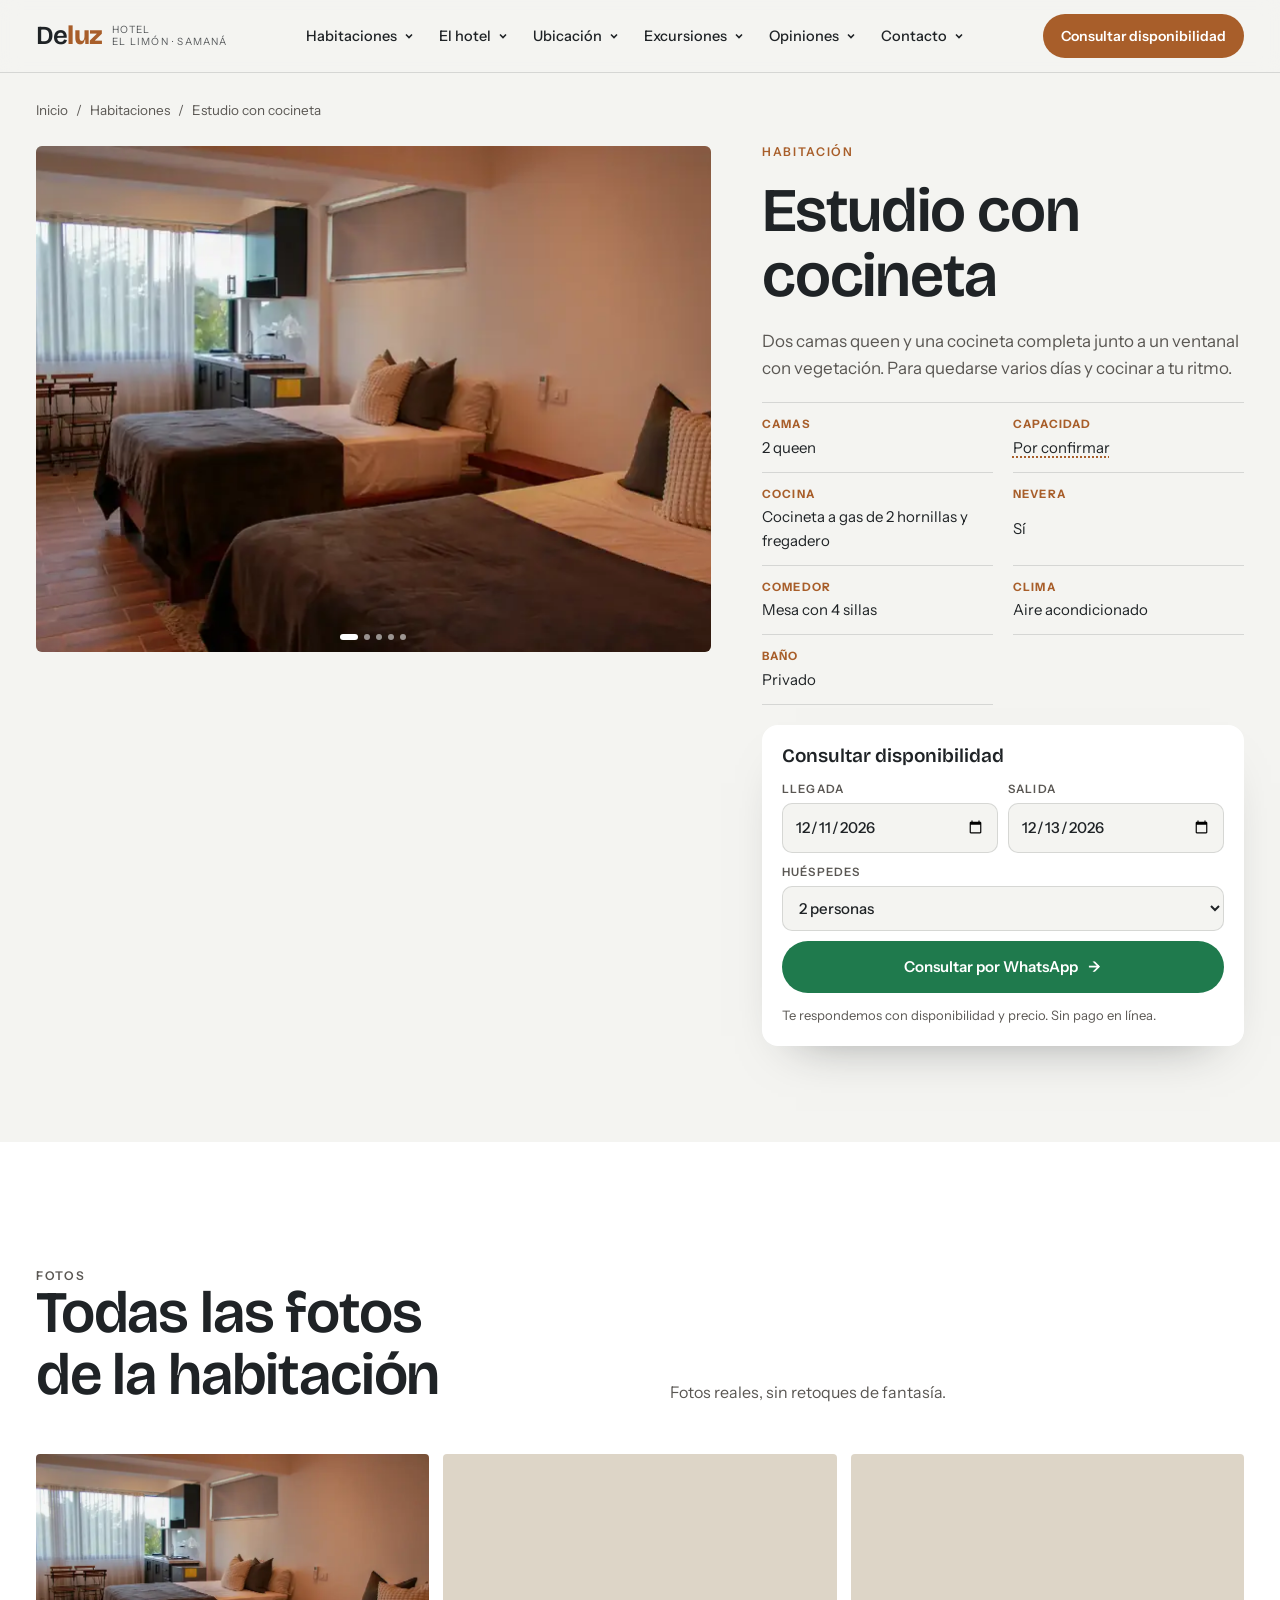
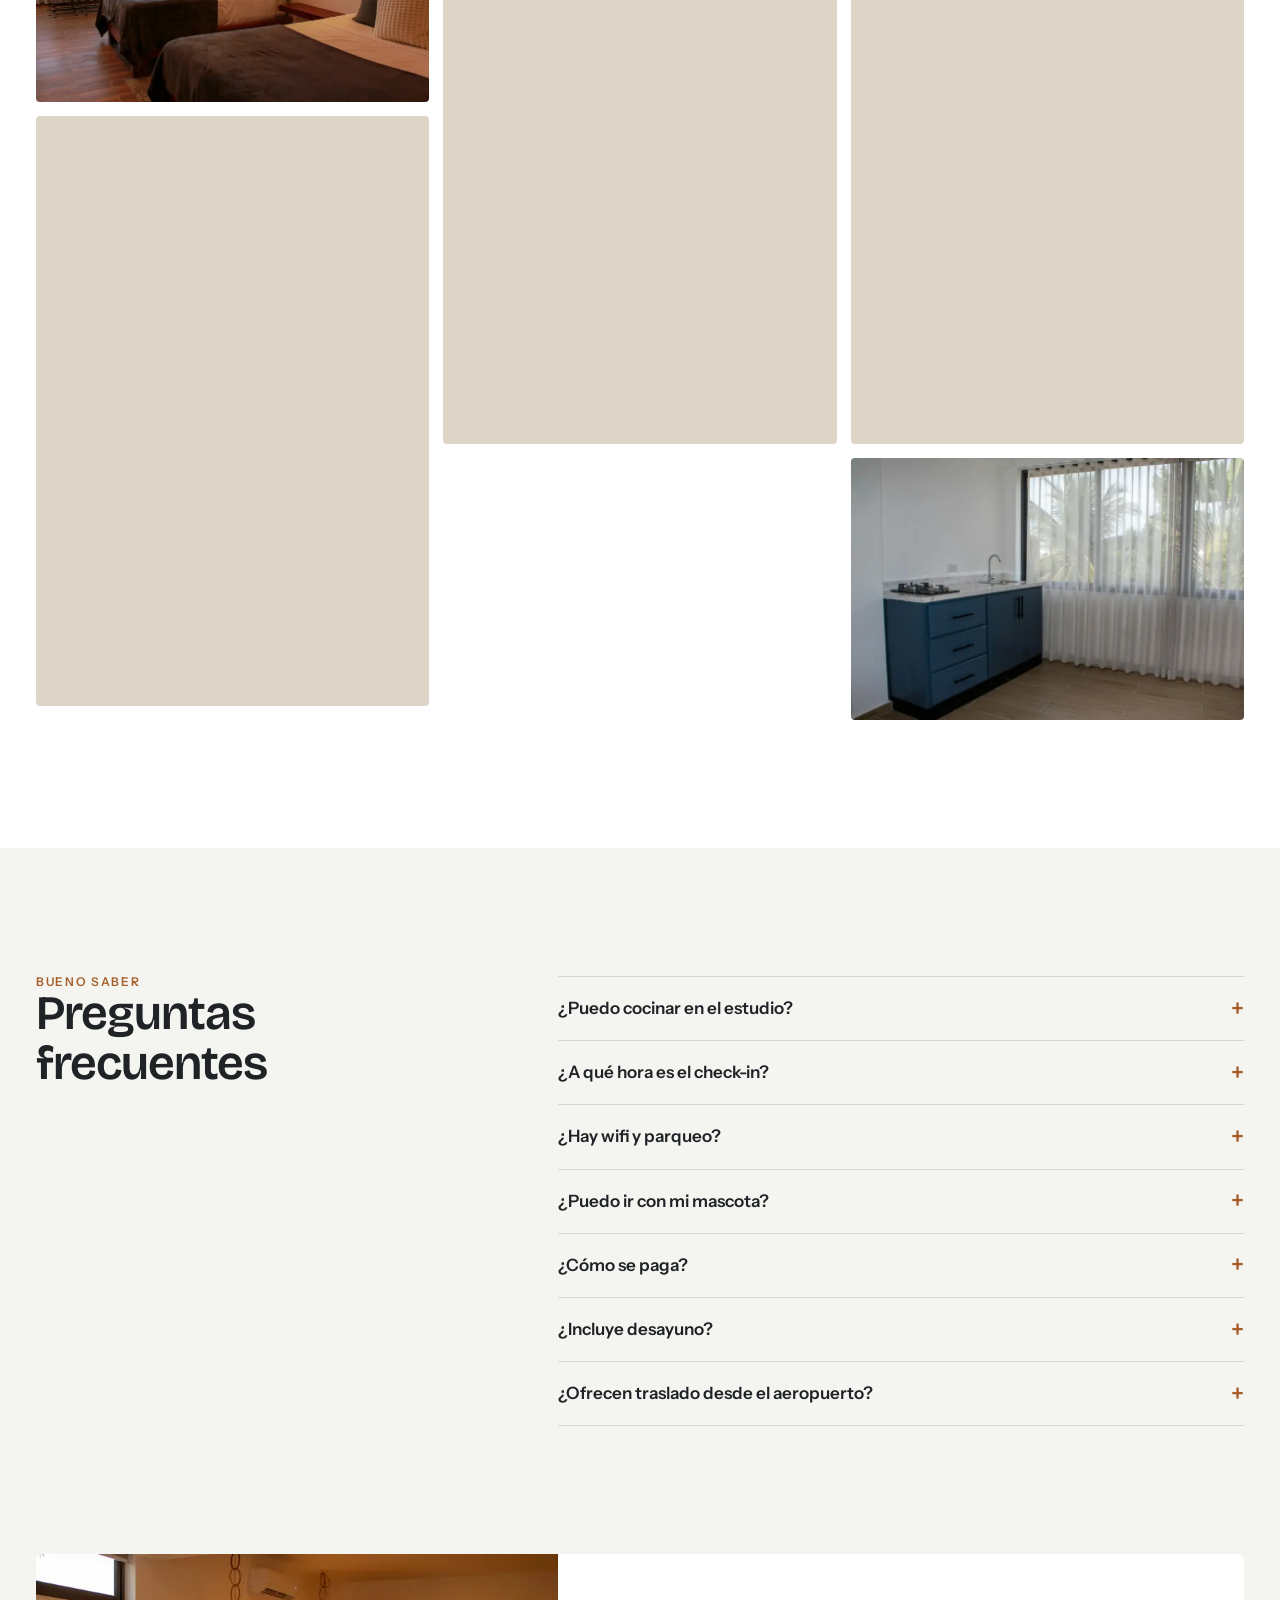
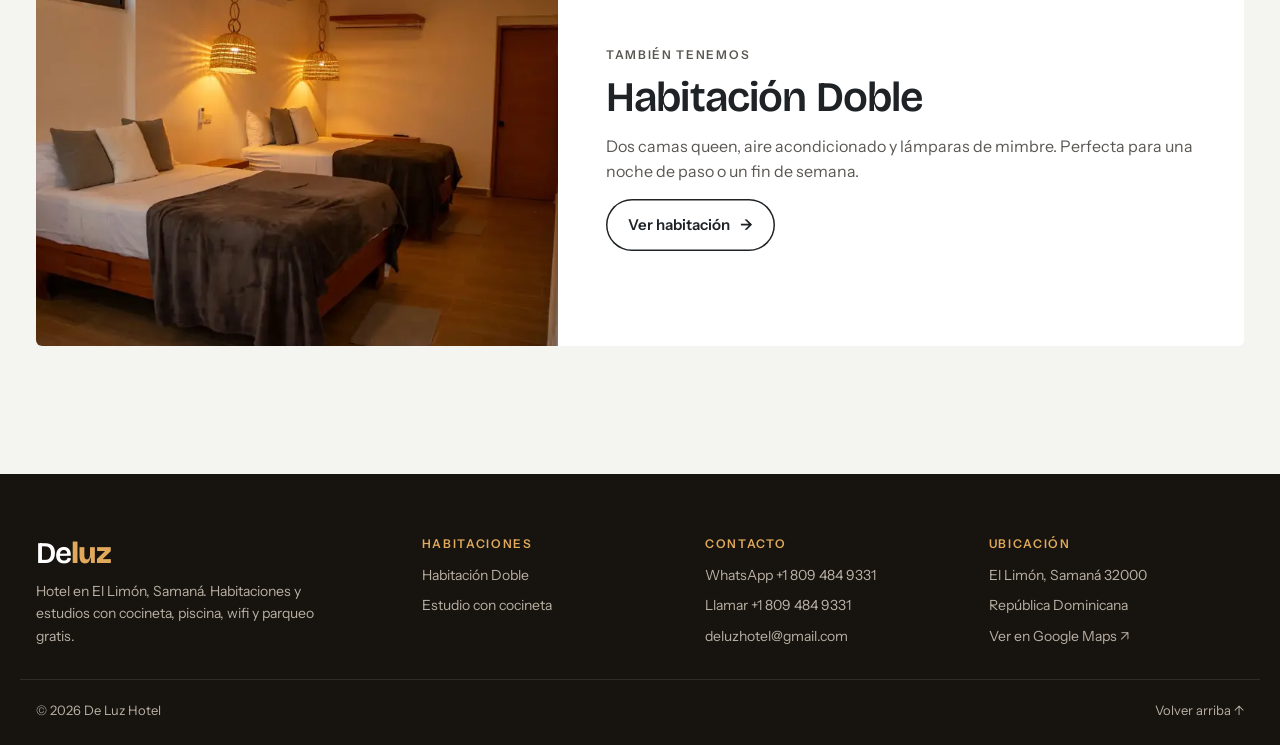
<file: habitaciones/estudio/index.html>
<!doctype html>
<html lang="es">
<head>
<meta charset="utf-8">
<meta name="viewport" content="width=device-width, initial-scale=1, viewport-fit=cover">
<title>Estudio con cocineta · De Luz Hotel, Samaná</title>
<meta name="description" content="Estudio con cocineta en De Luz Hotel, El Limón, Samaná: 2 camas queen, hornillas de gas, nevera y mesa para cuatro. Consulta por WhatsApp.">
<!-- PROTOTIPO: quitar la línea robots noindex el día del lanzamiento -->
<meta name="robots" content="noindex">
<meta name="theme-color" content="#17130F">
<link rel="icon" href="../../favicon.svg" type="image/svg+xml">
<meta property="og:type" content="website">
<meta property="og:locale" content="es_DO">
<meta property="og:site_name" content="De Luz Hotel">
<meta property="og:title" content="Estudio con cocineta · De Luz Hotel, Samaná">
<meta property="og:description" content="Estudio con cocineta en De Luz Hotel, El Limón, Samaná: 2 camas queen, hornillas de gas, nevera y mesa para cuatro. Consulta por WhatsApp.">
<!-- Al tener dominio: usar URL absoluta en og:image y añadir og:url / canonical (/habitaciones/estudio/) -->
<meta property="og:image" content="../../img/estudio-cocineta.webp">
<meta name="twitter:card" content="summary_large_image">
<link rel="preconnect" href="https://fonts.googleapis.com">
<link rel="preconnect" href="https://fonts.gstatic.com" crossorigin>
<link rel="stylesheet" href="https://fonts.googleapis.com/css2?family=Bricolage+Grotesque:opsz,wght@12..96,400;12..96,600;12..96,800&amp;family=Instrument+Sans:wght@400;500;600&amp;display=swap">
<link rel="stylesheet" href="../../assets/css/site.css">
<script type="application/ld+json">
{"@context": "https://schema.org", "@type": "BreadcrumbList", "itemListElement": [{"@type": "ListItem", "position": 1, "name": "Inicio", "item": "../../"}, {"@type": "ListItem", "position": 2, "name": "Estudio con cocineta"}]}
</script>
</head>
<body class="page-inner" data-room="Estudio con cocineta">
<a class="skip" href="#main">Saltar al contenido</a>
<header class="top" id="top">
  <div class="wrap">
    <a class="logo" href="../../index.html" aria-label="De Luz Hotel, inicio">
      <span class="wm">De<b>luz</b></span>
      <small>Hotel<br>El Limón · Samaná</small>
    </a>
    <nav class="nav" aria-label="Principal">
      <ul class="menu">
      <li class="has-sub">
        <button class="nav-btn" type="button" aria-expanded="false" aria-controls="sub-hab">Habitaciones<svg class="chev" viewBox="0 0 12 12" aria-hidden="true"><path d="M3 4.5 6 7.5 9 4.5"/></svg></button>
        <div class="sub" id="sub-hab">
          <a href="../../habitaciones/doble/index.html"><b>Habitación Doble</b><small>2 camas queen · aire acondicionado</small></a><a href="../../habitaciones/estudio/index.html"><b>Estudio con cocineta</b><small>Cocina propia · mesa para 4</small></a><a href="#consulta"><b>Tarifas y disponibilidad</b><small>Te enviamos el precio por WhatsApp</small></a>
        </div>
      </li>
      <li class="has-sub">
        <button class="nav-btn" type="button" aria-expanded="false" aria-controls="sub-hotel">El hotel<svg class="chev" viewBox="0 0 12 12" aria-hidden="true"><path d="M3 4.5 6 7.5 9 4.5"/></svg></button>
        <div class="sub" id="sub-hotel">
          <a href="../../index.html#hotel"><b>Nuestra propiedad</b><small>Edificio, piscina, jardín y parqueo</small></a><a href="../../index.html#nosotros"><b>Quiénes somos</b><small>La historia del hotel</small></a><a href="../../index.html#galeria"><b>Galería de fotos</b><small>Habitaciones, baños y edificio</small></a>
        </div>
      </li>
      <li class="has-sub">
        <button class="nav-btn" type="button" aria-expanded="false" aria-controls="sub-ubi">Ubicación<svg class="chev" viewBox="0 0 12 12" aria-hidden="true"><path d="M3 4.5 6 7.5 9 4.5"/></svg></button>
        <div class="sub" id="sub-ubi">
          <a href="../../index.html#ubicacion"><b>Cómo llegar</b><small>Mapa, dirección y distancias</small></a><a href="https://www.google.com/maps/place/De+Luz+Hotel/@19.2942143,-69.4327929,17z/data=!3m1!4b1!4m6!3m5!1s0x8eaee575bb2371f7:0xa61d08177c4b8f41!8m2!3d19.2942143!4d-69.4327929" target="_blank" rel="noopener"><b>Abrir en Google Maps ↗</b><small>Ruta desde donde estés</small></a>
        </div>
      </li>
      <li class="has-sub">
        <button class="nav-btn" type="button" aria-expanded="false" aria-controls="sub-exc">Excursiones<svg class="chev" viewBox="0 0 12 12" aria-hidden="true"><path d="M3 4.5 6 7.5 9 4.5"/></svg></button>
        <div class="sub" id="sub-exc">
          <a href="../../index.html#exc-salto"><b>Salto El Limón</b><small>La cascada más cercana</small></a><a href="../../index.html#exc-moron"><b>Playa Morón</b><small>Costa norte</small></a><a href="../../index.html#exc-terrenas"><b>Las Terrenas</b><small>Playas y restaurantes</small></a><a href="../../index.html#exc-samana"><b>Santa Bárbara de Samaná</b><small>Malecón, Cayo Levantado y ballenas</small></a>
        </div>
      </li>
      <li class="has-sub">
        <button class="nav-btn" type="button" aria-expanded="false" aria-controls="sub-opi">Opiniones<svg class="chev" viewBox="0 0 12 12" aria-hidden="true"><path d="M3 4.5 6 7.5 9 4.5"/></svg></button>
        <div class="sub" id="sub-opi">
          <a href="../../index.html#opiniones"><b>Lo que dicen los huéspedes</b><small>Reseñas reales en las plataformas</small></a><a href="https://www.booking.com/hotel/do/de-luz.html" target="_blank" rel="noopener"><b>Opiniones en Booking ↗</b><small>booking.com</small></a><a href="https://www.tripadvisor.com/Hotel_Review-g7142209-d10816859-Reviews-De_Luz_Hotel-El_Limon_Samana_Province_Dominican_Republic.html" target="_blank" rel="noopener"><b>Opiniones en Tripadvisor ↗</b><small>tripadvisor.com</small></a>
        </div>
      </li>
      <li class="has-sub">
        <button class="nav-btn" type="button" aria-expanded="false" aria-controls="sub-con">Contacto<svg class="chev" viewBox="0 0 12 12" aria-hidden="true"><path d="M3 4.5 6 7.5 9 4.5"/></svg></button>
        <div class="sub" id="sub-con">
          <a href="https://wa.me/18094849331" target="_blank" rel="noopener"><b>WhatsApp ↗</b><small>+1 809 484 9331</small></a><a href="tel:+18094849331"><b>Llamar</b><small>+1 809 484 9331</small></a><a href="mailto:deluzhotel@gmail.com"><b>Correo</b><small>deluzhotel@gmail.com</small></a><a href="../../index.html#contacto"><b>Formulario de consulta</b><small>Prepara tu mensaje en un minuto</small></a>
        </div>
      </li>
      </ul>
    </nav>
    <a class="btn btn-primary" href="#consulta">Consultar disponibilidad</a>
    <button class="burger" id="burger" type="button" aria-label="Abrir menú" aria-expanded="false" aria-controls="drawer"><span></span></button>
  </div>
</header>
<nav class="drawer" id="drawer" aria-label="Menú móvil">
  <a class="drawer-home" href="../../index.html">Inicio</a>
  <details>
    <summary>Habitaciones<svg class="chev" viewBox="0 0 12 12" aria-hidden="true"><path d="M3 4.5 6 7.5 9 4.5"/></svg></summary>
    <div><a href="../../habitaciones/doble/index.html">Habitación Doble</a><a href="../../habitaciones/estudio/index.html">Estudio con cocineta</a><a href="#consulta">Tarifas y disponibilidad</a></div>
  </details>
  <details>
    <summary>El hotel<svg class="chev" viewBox="0 0 12 12" aria-hidden="true"><path d="M3 4.5 6 7.5 9 4.5"/></svg></summary>
    <div><a href="../../index.html#hotel">Nuestra propiedad</a><a href="../../index.html#nosotros">Quiénes somos</a><a href="../../index.html#galeria">Galería de fotos</a></div>
  </details>
  <details>
    <summary>Ubicación<svg class="chev" viewBox="0 0 12 12" aria-hidden="true"><path d="M3 4.5 6 7.5 9 4.5"/></svg></summary>
    <div><a href="../../index.html#ubicacion">Cómo llegar</a><a href="https://www.google.com/maps/place/De+Luz+Hotel/@19.2942143,-69.4327929,17z/data=!3m1!4b1!4m6!3m5!1s0x8eaee575bb2371f7:0xa61d08177c4b8f41!8m2!3d19.2942143!4d-69.4327929" target="_blank" rel="noopener">Abrir en Google Maps ↗</a></div>
  </details>
  <details>
    <summary>Excursiones<svg class="chev" viewBox="0 0 12 12" aria-hidden="true"><path d="M3 4.5 6 7.5 9 4.5"/></svg></summary>
    <div><a href="../../index.html#exc-salto">Salto El Limón</a><a href="../../index.html#exc-moron">Playa Morón</a><a href="../../index.html#exc-terrenas">Las Terrenas</a><a href="../../index.html#exc-samana">Santa Bárbara de Samaná</a></div>
  </details>
  <details>
    <summary>Opiniones<svg class="chev" viewBox="0 0 12 12" aria-hidden="true"><path d="M3 4.5 6 7.5 9 4.5"/></svg></summary>
    <div><a href="../../index.html#opiniones">Lo que dicen los huéspedes</a><a href="https://www.booking.com/hotel/do/de-luz.html" target="_blank" rel="noopener">Opiniones en Booking ↗</a><a href="https://www.tripadvisor.com/Hotel_Review-g7142209-d10816859-Reviews-De_Luz_Hotel-El_Limon_Samana_Province_Dominican_Republic.html" target="_blank" rel="noopener">Opiniones en Tripadvisor ↗</a></div>
  </details>
  <details>
    <summary>Contacto<svg class="chev" viewBox="0 0 12 12" aria-hidden="true"><path d="M3 4.5 6 7.5 9 4.5"/></svg></summary>
    <div><a href="https://wa.me/18094849331" target="_blank" rel="noopener">WhatsApp ↗</a><a href="tel:+18094849331">Llamar</a><a href="mailto:deluzhotel@gmail.com">Correo</a><a href="../../index.html#contacto">Formulario de consulta</a></div>
  </details>
  <a class="btn btn-wa drawer-cta" href="#consulta">Consultar disponibilidad</a>
</nav>

<main id="main">
  <div class="wrap">
    <nav class="crumbs" aria-label="Ruta de navegación"><a href="../../index.html">Inicio</a><span aria-hidden="true">/</span><a href="../../index.html#habitaciones">Habitaciones</a><span aria-hidden="true">/</span><span aria-current="page">Estudio con cocineta</span></nav>
    <div class="rhero">
      <div class="rv">
        <div class="slider" data-slider>
          <div class="track">
            <img src="../../img/estudio-cocineta.webp" srcset="../../img/800/estudio-cocineta.webp 800w, ../../img/estudio-cocineta.webp 1600w" sizes="(max-width:960px) 100vw, 58vw" width="1600" height="1009" alt="Estudio con dos camas queen, cocineta y mesa junto al ventanal" loading="lazy" decoding="async">
            <img src="../../img/cocineta-negra.webp" srcset="../../img/800/cocineta-negra.webp 534w, ../../img/cocineta-negra.webp 1067w" sizes="(max-width:960px) 100vw, 58vw" width="1067" height="1600" alt="Cocineta con hornillas de gas, fregadero y nevera" loading="lazy" decoding="async">
            <img src="../../img/habitacion-camas-detalle.webp" srcset="../../img/800/habitacion-camas-detalle.webp 534w, ../../img/habitacion-camas-detalle.webp 1067w" sizes="(max-width:960px) 100vw, 58vw" width="1067" height="1600" alt="Camas queen con cojines y mesita flotante" loading="lazy" decoding="async">
            <img src="../../img/mesa-luz-dia.webp" srcset="../../img/800/mesa-luz-dia.webp 534w, ../../img/mesa-luz-dia.webp 1067w" sizes="(max-width:960px) 100vw, 58vw" width="1067" height="1600" alt="Mesa de madera con cuatro sillas y luz natural" loading="lazy" decoding="async">
            <img src="../../img/cocineta-azul.webp" srcset="../../img/800/cocineta-azul.webp 800w, ../../img/cocineta-azul.webp 1600w" sizes="(max-width:960px) 100vw, 58vw" width="1600" height="1067" alt="Cocineta en azul añil frente a un ventanal con palmeras" loading="lazy" decoding="async">
          </div>
          <button class="sl-btn prev" type="button" aria-label="Foto anterior">‹</button>
          <button class="sl-btn next" type="button" aria-label="Foto siguiente">›</button>
          <div class="dots" aria-hidden="true"></div>
        </div>
      </div>
      <div class="rinfo">
        <p class="eyebrow">Habitación</p>
        <h1>Estudio con cocineta</h1>
        <p class="lead-r">Dos camas queen y una cocineta completa junto a un ventanal con vegetación. Para quedarse varios días y cocinar a tu ritmo.</p>
        <ul class="spec">
          <li><b>Camas</b><span>2 queen</span></li>
          <li><b>Capacidad</b><span class=tbd>Por confirmar</span></li>
          <li><b>Cocina</b><span>Cocineta a gas de 2 hornillas y fregadero</span></li>
          <li><b>Nevera</b><span>Sí</span></li>
          <li><b>Comedor</b><span>Mesa con 4 sillas</span></li>
          <li><b>Clima</b><span>Aire acondicionado</span></li>
          <li><b>Baño</b><span>Privado</span></li>
        </ul>
        <div class="ask-card" id="consulta">
          <b>Consultar disponibilidad</b>
          <form data-ask aria-label="Consultar disponibilidad de Estudio con cocineta">
            <label>Llegada<input type="date" name="llegada" id="rIn" data-date="in" required></label>
            <label>Salida<input type="date" name="salida" id="rOut" data-date="out" required></label>
            <label class="full">Huéspedes<select name="huespedes" id="rGuests"><option>1 persona</option><option selected>2 personas</option><option>3 personas</option><option>4 personas</option></select></label>
            <button class="btn btn-wa" type="submit">Consultar por WhatsApp <span class="arr" aria-hidden="true">→</span></button>
          </form>
          <small>Te respondemos con disponibilidad y precio. Sin pago en línea.</small>
        </div>
      </div>
    </div>
  </div>

  <section class="band" id="galeria" style="background:var(--blanco)">
    <div class="wrap">
      <div class="head rv"><div><p class="eyebrow">Fotos</p><h2>Todas las fotos de la habitación</h2></div><p>Fotos reales, sin retoques de fantasía.</p></div>
      <div class="grid" data-gallery>
      <button type="button" data-c="hab" data-full="../../img/estudio-cocineta.webp"><img src="../../img/estudio-cocineta.webp" srcset="../../img/800/estudio-cocineta.webp 800w, ../../img/estudio-cocineta.webp 1600w" sizes="(max-width:600px) 100vw, 33vw" width="1600" height="1009" alt="Estudio con dos camas queen, cocineta y mesa junto al ventanal" loading="lazy" decoding="async"><span>Estudio con dos camas queen, cocineta y mesa junto al ventanal</span></button>
      <button type="button" data-c="hab" data-full="../../img/cocineta-negra.webp"><img src="../../img/cocineta-negra.webp" srcset="../../img/800/cocineta-negra.webp 534w, ../../img/cocineta-negra.webp 1067w" sizes="(max-width:600px) 100vw, 33vw" width="1067" height="1600" alt="Cocineta con hornillas de gas, fregadero y nevera" loading="lazy" decoding="async"><span>Cocineta con hornillas de gas, fregadero y nevera</span></button>
      <button type="button" data-c="hab" data-full="../../img/habitacion-camas-detalle.webp"><img src="../../img/habitacion-camas-detalle.webp" srcset="../../img/800/habitacion-camas-detalle.webp 534w, ../../img/habitacion-camas-detalle.webp 1067w" sizes="(max-width:600px) 100vw, 33vw" width="1067" height="1600" alt="Camas queen con cojines y mesita flotante" loading="lazy" decoding="async"><span>Camas queen con cojines y mesita flotante</span></button>
      <button type="button" data-c="hab" data-full="../../img/mesa-luz-dia.webp"><img src="../../img/mesa-luz-dia.webp" srcset="../../img/800/mesa-luz-dia.webp 534w, ../../img/mesa-luz-dia.webp 1067w" sizes="(max-width:600px) 100vw, 33vw" width="1067" height="1600" alt="Mesa de madera con cuatro sillas y luz natural" loading="lazy" decoding="async"><span>Mesa de madera con cuatro sillas y luz natural</span></button>
      <button type="button" data-c="hab" data-full="../../img/cocineta-azul.webp"><img src="../../img/cocineta-azul.webp" srcset="../../img/800/cocineta-azul.webp 800w, ../../img/cocineta-azul.webp 1600w" sizes="(max-width:600px) 100vw, 33vw" width="1600" height="1067" alt="Cocineta en azul añil frente a un ventanal con palmeras" loading="lazy" decoding="async"><span>Cocineta en azul añil frente a un ventanal con palmeras</span></button>
    </div>
    </div>
  </section>

  <section class="band">
    <div class="wrap faq-grid">
      <div class="rv"><p class="eyebrow">Bueno saber</p><h2 style="font-size:clamp(32px,4vw,48px)">Preguntas frecuentes</h2></div>
      <div class="faq rv">
      <details><summary>¿Puedo cocinar en el estudio?</summary><p>Sí. El estudio tiene cocineta con dos hornillas de gas, fregadero y nevera. Como el hotel no sirve desayuno, es la opción más cómoda para estancias largas.</p></details>
      <details><summary>¿A qué hora es el check-in?</summary><p>De 3:00 a 8:00 p. m. Si llegas más tarde, escríbenos por WhatsApp para coordinarlo. <span class="tbd">Hora de check-out por confirmar.</span></p></details>
      <details><summary>¿Hay wifi y parqueo?</summary><p>Sí. El wifi y el parqueo son gratis para los huéspedes.</p></details>
      <details><summary>¿Puedo ir con mi mascota?</summary><p>Sí, aceptamos perros y gatos de hasta 10 kg.</p></details>
      <details><summary>¿Cómo se paga?</summary><p>Se acepta efectivo. <span class="tbd">Otros métodos de pago por confirmar.</span></p></details>
      <details><summary>¿Incluye desayuno?</summary><p>No. El hotel no tiene restaurante de desayuno.</p></details>
      <details><summary>¿Ofrecen traslado desde el aeropuerto?</summary><p>Sí, desde el aeropuerto El Catey (AZS), con costo adicional. Coordínalo por WhatsApp antes de llegar.</p></details>
      </div>
    </div>
  </section>

  <section class="band other-band">
    <div class="wrap">
      <a class="other rv" href="../../habitaciones/doble/index.html">
        <img src="../../img/habitacion-doble-amplia.webp" srcset="../../img/800/habitacion-doble-amplia.webp 800w, ../../img/habitacion-doble-amplia.webp 1600w" sizes="(max-width:600px) 100vw, 40vw" width="1600" height="1040" alt="Habitación Doble" loading="lazy" decoding="async">
        <div><p class="eyebrow">También tenemos</p><h2>Habitación Doble</h2><p>Dos camas queen, aire acondicionado y lámparas de mimbre. Perfecta para una noche de paso o un fin de semana.</p><span class="btn btn-ghost">Ver habitación <span class="arr" aria-hidden="true">→</span></span></div>
      </a>
    </div>
  </section>
</main>

<footer>
  <div class="wrap foot">
    <div class="foot-brand">
      <span class="wm">De<b>luz</b></span>
      <p>Hotel en El Limón, Samaná. Habitaciones y estudios con cocineta, piscina, wifi y parqueo gratis.</p>
    </div>
    <div>
      <h4>Habitaciones</h4>
      <ul><li><a href="../../habitaciones/doble/index.html">Habitación Doble</a></li><li><a href="../../habitaciones/estudio/index.html">Estudio con cocineta</a></li></ul>
    </div>
    <div>
      <h4>Contacto</h4>
      <ul><li><a href="https://wa.me/18094849331" target="_blank" rel="noopener">WhatsApp +1 809 484 9331</a></li><li><a href="tel:+18094849331">Llamar +1 809 484 9331</a></li><li><a href="mailto:deluzhotel@gmail.com">deluzhotel@gmail.com</a></li></ul>
    </div>
    <div>
      <h4>Ubicación</h4>
      <ul><li>El Limón, Samaná 32000</li><li>República Dominicana</li><li><a href="https://www.google.com/maps/place/De+Luz+Hotel/@19.2942143,-69.4327929,17z/data=!3m1!4b1!4m6!3m5!1s0x8eaee575bb2371f7:0xa61d08177c4b8f41!8m2!3d19.2942143!4d-69.4327929" target="_blank" rel="noopener">Ver en Google Maps ↗</a></li></ul>
    </div>
  </div>
  <div class="wrap foot-bottom">
    <span>© <span data-year>2026</span> De Luz Hotel</span>
    <a href="../../index.html#inicio">Volver arriba ↑</a>
  </div>
</footer>
<div class="mbar" id="mbar">
  <a class="btn btn-ghost" href="#galeria">Fotos</a>
  <a class="btn btn-wa" href="#consulta">Consultar</a>
</div>
<div class="sheet" id="sheet" role="dialog" aria-modal="false" aria-labelledby="sheetT">
  <div class="sheet-card">
    <div class="sheet-head"><h3 id="sheetT">Tu mensaje está listo</h3><button class="x" type="button" data-close-sheet aria-label="Cerrar">×</button></div>
    <div class="bubble" id="bubble"></div>
    <small>Se abrirá WhatsApp con este texto para el +1 809 484 9331. Puedes editarlo antes de enviarlo.</small>
    <div class="sheet-actions">
      <a class="btn btn-wa" id="waLink" href="https://wa.me/18094849331" target="_blank" rel="noopener">Abrir WhatsApp <span class="arr" aria-hidden="true">→</span></a>
      <button class="btn btn-ghost" type="button" id="copyMsg">Copiar mensaje</button>
    </div>
  </div>
</div>
<div class="lb" id="lb" role="dialog" aria-modal="true" aria-label="Foto ampliada">
  <button class="x" type="button" id="lbX" aria-label="Cerrar">×</button>
  <button class="nav-lb l" type="button" id="lbL" aria-label="Foto anterior">‹</button>
  <figure style="margin:0"><img id="lbImg" alt=""><p id="lbCap"></p></figure>
  <button class="nav-lb r" type="button" id="lbR" aria-label="Foto siguiente">›</button>
</div>
<script src="../../assets/js/site.js" defer></script>
</body>
</html>
</file>
<file: assets/css/site.css>
/* Layout: editorial de una sola página; bandas claras (día) y oscuras (noche) alternadas, fotos a sangre. */
:root{
  --cal:#F4F4F1;      /* paredes encaladas */
  --blanco:#FFFFFF;
  --piedra:#DDD5C7;   /* franja de travertino */
  --tinta:#1F2326;    /* marcos de ventana, cocineta negra */
  --manta:#5A5753;    /* manta gris */
  --teca:#A85E2A;     /* puertas de madera */
  --mimbre:#E0A95B;   /* luz de las lámparas */
  --noche:#17130F;    /* habitación de noche */
  --palma:#3D6B4B;    /* vegetación */
  --anil:#3B5B7D;     /* cocineta azul */
  --linea:rgba(31,35,38,.14);
  --f-display:"Bricolage Grotesque", "Avenir Next", system-ui, sans-serif;
  --f-text:"Instrument Sans", "Helvetica Neue", system-ui, sans-serif;
  --gut:max(16px, env(safe-area-inset-left, 0px));
  --gutr:max(16px, env(safe-area-inset-right, 0px));
  --ease:cubic-bezier(.2,.7,.2,1);
  color-scheme:light;
}
*{box-sizing:border-box}
html{scroll-behavior:smooth}
body{margin:0;background:var(--cal);color:var(--tinta);font:16px/1.6 var(--f-text);-webkit-font-smoothing:antialiased;overflow-x:hidden}
img{max-width:100%;height:auto;display:block}
a{color:inherit}
button,input,select,textarea{font:inherit;color:inherit}
:focus-visible{outline:2px solid var(--teca);outline-offset:3px;border-radius:4px}
h1,h2,h3{font-family:var(--f-display);font-weight:600;line-height:1.05;letter-spacing:-.02em;margin:0;text-wrap:balance}
p{margin:0}
.wrap{max-width:1240px;margin:0 auto;padding-left:var(--gut);padding-right:var(--gutr)}
.eyebrow{font:600 12px/1 var(--f-text);letter-spacing:.14em;text-transform:uppercase;color:var(--teca)}
.tbd{text-decoration:underline dotted 1.5px;text-underline-offset:4px;text-decoration-color:var(--teca)}
.tag-tbd{display:inline-block;font:600 10px/1 var(--f-text);letter-spacing:.1em;text-transform:uppercase;padding:5px 7px;border:1px dashed currentColor;border-radius:999px;opacity:.75;vertical-align:middle}

/* Botones */
.btn{display:inline-flex;align-items:center;gap:10px;border:0;cursor:pointer;text-decoration:none;font-weight:600;font-size:15px;padding:14px 22px;border-radius:999px;transition:transform .25s var(--ease),background-color .25s,color .25s,box-shadow .25s}
.btn:active{transform:scale(.97)}
.btn-primary{background:var(--teca);color:#fff}
.btn-primary:hover{background:#8f4e22;box-shadow:0 8px 24px -10px rgba(168,94,42,.8)}
.btn-ghost{background:transparent;color:inherit;box-shadow:inset 0 0 0 1.5px currentColor}
.btn-ghost:hover{background:var(--tinta);color:var(--cal);box-shadow:inset 0 0 0 1.5px var(--tinta)}
.btn .arr{transition:transform .25s var(--ease)}
.btn:hover .arr{transform:translateX(4px)}
.btn-wa{background:#1f7a4d;color:#fff}
.btn-wa:hover{background:#17623d}

/* Cabecera */
body::before{content:"";position:fixed;inset:0 0 auto;height:env(safe-area-inset-top,0px);z-index:60;background:var(--cal)}
.top{position:fixed;top:env(safe-area-inset-top,0px);left:0;right:0;z-index:50;transition:background-color .35s,box-shadow .35s,color .35s;color:#fff}
.top.solid{background:rgba(244,244,241,.92);backdrop-filter:blur(10px);-webkit-backdrop-filter:blur(10px);box-shadow:0 1px 0 var(--linea);color:var(--tinta)}
.top .wrap{display:flex;align-items:center;justify-content:space-between;gap:20px;height:72px}
.logo{display:flex;align-items:center;gap:10px;text-decoration:none}
.wm{font:600 26px/1 var(--f-display);letter-spacing:-.03em}.wm b{font-weight:800;color:var(--mimbre)}.top.solid .wm b{color:var(--teca)}
.logo small{font-size:10px;letter-spacing:.12em;text-transform:uppercase;opacity:.75;line-height:1.2}
.nav{display:flex;gap:26px;align-items:center}
.nav a{text-decoration:none;font-size:14.5px;font-weight:500;position:relative;padding:4px 0}
.nav a::after{content:"";position:absolute;left:0;right:100%;bottom:-2px;height:1.5px;background:var(--mimbre);transition:right .3s var(--ease)}
.nav a:hover::after{right:0}
.top .btn{padding:11px 18px;font-size:14px}
.burger{display:none;background:none;border:0;width:44px;height:44px;cursor:pointer;position:relative}
.burger span,.burger span::before,.burger span::after{content:"";position:absolute;left:11px;width:22px;height:1.5px;background:currentColor;transition:transform .3s var(--ease),top .3s}
.burger span{top:21px}.burger span::before{left:0;top:-7px}.burger span::after{left:0;top:7px}
.menu-open .burger span{background:transparent}
.menu-open .burger span::before{top:0;transform:rotate(45deg)}
.menu-open .burger span::after{top:0;transform:rotate(-45deg)}
.drawer{position:fixed;inset:0;z-index:45;background:var(--noche);color:#fff;padding:110px var(--gutr) 40px var(--gut);display:flex;flex-direction:column;gap:6px;transform:translateY(-100%);transition:transform .5s var(--ease)}
.menu-open .drawer{transform:none}
.drawer a{font:600 34px/1.25 var(--f-display);text-decoration:none}
.drawer a:hover{color:var(--mimbre)}

/* Rayos de mimbre: el motivo de la marca */
.rays{position:absolute;pointer-events:none;inset:0;background:repeating-conic-gradient(from -90deg at var(--rx,50%) var(--ry,-10%),rgba(224,169,91,.22) 0deg 1.1deg,transparent 1.1deg 5.5deg);-webkit-mask-image:radial-gradient(circle at var(--rx,50%) var(--ry,-10%),#000 0,#000 18%,transparent 70%);mask-image:radial-gradient(circle at var(--rx,50%) var(--ry,-10%),#000 0,#000 18%,transparent 70%)}

/* Hero */
.hero{position:relative;min-height:min(860px,100svh);display:flex;align-items:flex-end;color:#fff;overflow:hidden;background:var(--noche)}
.hero-media{position:absolute;inset:0}
.hero-media img{position:absolute;inset:0;width:100%;height:100%;object-fit:cover;transition:opacity 1.1s var(--ease),transform 8s linear}
.hero-media img.off{opacity:0}
.hero-media::after{content:"";position:absolute;inset:0;background:linear-gradient(180deg,rgba(23,19,15,.55) 0%,rgba(23,19,15,.05) 30%,rgba(23,19,15,.25) 55%,rgba(23,19,15,.85) 100%)}
.hero .rays{--rx:30%;--ry:-5%;opacity:0;transition:opacity 1.1s}
.is-night .hero .rays{opacity:1}
.hero-inner{position:relative;width:100%;padding-block:140px 36px;display:grid;gap:28px}
.dn{display:inline-flex;background:rgba(255,255,255,.14);backdrop-filter:blur(8px);-webkit-backdrop-filter:blur(8px);border-radius:999px;padding:4px;width:max-content;position:relative}
.dn button{position:relative;z-index:1;background:none;border:0;padding:8px 16px;border-radius:999px;cursor:pointer;font-size:13.5px;font-weight:600;display:flex;gap:8px;align-items:center;color:#fff;transition:color .3s}
.dn .pill{position:absolute;top:4px;bottom:4px;left:4px;width:calc(50% - 4px);background:#fff;border-radius:999px;transition:transform .45s var(--ease)}
.is-night .dn .pill{transform:translateX(100%);background:var(--mimbre)}
.dn button[aria-pressed="true"]{color:var(--tinta)}
.hero h1{font-size:clamp(42px,7.4vw,104px);font-weight:600;max-width:12ch}
.hero h1 em{font-style:normal;color:var(--mimbre);transition:color .6s}
.is-day .hero h1 em{color:#fff;text-decoration:underline;text-decoration-color:var(--mimbre);text-decoration-thickness:4px;text-underline-offset:10px}
.hero-sub{max-width:46ch;font-size:clamp(16px,1.6vw,19px);opacity:.92}

/* Barra de consulta */
.ask{background:var(--blanco);color:var(--tinta);border-radius:20px;padding:10px;display:grid;grid-template-columns:repeat(3,minmax(0,1fr)) auto;gap:6px;box-shadow:0 30px 60px -30px rgba(0,0,0,.6);max-width:980px}
.ask label{display:flex;flex-direction:column;gap:2px;padding:10px 14px;border-radius:12px;transition:background-color .2s;min-width:0}
.ask label:hover,.ask label:focus-within{background:var(--cal)}
.ask span{font-size:11px;font-weight:600;letter-spacing:.1em;text-transform:uppercase;color:var(--manta)}
.ask input,.ask select{border:0;background:transparent;padding:0;font-size:15.5px;font-weight:500;outline:none;min-width:0;width:100%}
.ask .btn{align-self:stretch;justify-content:center;border-radius:14px}
.ask-note{font-size:13px;opacity:.8;margin-top:-14px}

/* Panel de mensaje de WhatsApp */
.sheet{position:fixed;inset:auto 0 0 0;z-index:80;display:flex;justify-content:center;padding:0 var(--gutr) calc(16px + env(safe-area-inset-bottom,0px)) var(--gut);transform:translateY(110%);visibility:hidden;transition:transform .5s var(--ease),visibility 0s .5s}
.sheet.open{transform:none;visibility:visible;transition:transform .5s var(--ease)}
.sheet-card{background:var(--blanco);color:var(--tinta);border-radius:22px;max-width:520px;width:100%;padding:22px;box-shadow:0 30px 80px -20px rgba(0,0,0,.5);display:grid;gap:14px}
.sheet-head{display:flex;justify-content:space-between;align-items:center;gap:12px}
.sheet-head h3{font-size:20px}
.x{background:var(--cal);border:0;width:36px;height:36px;border-radius:50%;cursor:pointer;font-size:18px}
.bubble{background:#e7f5ea;border-radius:16px 16px 16px 4px;padding:14px 16px;white-space:pre-wrap;font-size:15px;line-height:1.5}
.sheet small{color:var(--manta);font-size:13px}
.sheet-actions{display:flex;gap:10px;flex-wrap:wrap}

/* Esenciales */
.facts{background:var(--blanco);border-bottom:1px solid var(--linea)}
.facts ul{list-style:none;margin:0;padding:22px 0;display:flex;flex-wrap:wrap;gap:10px 34px;justify-content:space-between}
.facts li{display:flex;align-items:center;gap:10px;font-size:14.5px;font-weight:500}
.facts svg{width:22px;height:22px;stroke:var(--teca);fill:none;stroke-width:1.6;flex:none}

/* Secciones */
section{scroll-margin-top:80px}
.band{padding-block:clamp(72px,10vw,128px)}
.head{display:grid;grid-template-columns:minmax(0,1fr) minmax(0,1fr);gap:24px 60px;align-items:end;margin-bottom:48px}
.head h2{font-size:clamp(34px,4.6vw,60px)}
.head p{color:var(--manta);max-width:52ch}

/* El hotel */
.about{display:grid;grid-template-columns:minmax(0,1.15fr) minmax(0,.85fr);gap:clamp(24px,4vw,56px);align-items:center}
.about-pics{display:grid;grid-template-columns:minmax(0,1.5fr) minmax(0,1fr);gap:14px;align-items:end}
.about-pics figure{margin:0;overflow:hidden;border-radius:4px}
.about-pics figure:first-child{aspect-ratio:3/2}
.about-pics figure:last-child{aspect-ratio:3/4;transform:translateY(40px)}
.about-pics img{width:100%;height:100%;object-fit:cover}
.about-text{display:grid;gap:20px}
.about-text h2{font-size:clamp(32px,4vw,52px)}
.about-text p{color:var(--manta)}
.stats{display:grid;grid-template-columns:repeat(3,minmax(0,1fr));gap:12px;border-top:1px solid var(--linea);padding-top:20px}
.stats b{display:block;font:600 34px/1 var(--f-display)}
.stats span{font-size:13px;color:var(--manta)}

/* Habitaciones */
.rooms{display:grid;grid-template-columns:repeat(2,minmax(0,1fr));gap:28px}
.room{background:var(--blanco);border-radius:6px;overflow:hidden;display:flex;flex-direction:column;transition:transform .4s var(--ease),box-shadow .4s}
.room:hover{transform:translateY(-4px);box-shadow:0 30px 50px -35px rgba(31,35,38,.45)}
.slider{position:relative;aspect-ratio:4/3;overflow:hidden;background:var(--piedra)}
.track{display:flex;height:100%;transition:transform .6s var(--ease)}
.track img{flex:0 0 100%;width:100%;height:100%;object-fit:cover}
.sl-btn{position:absolute;top:50%;translate:0 -50%;width:42px;height:42px;border-radius:50%;border:0;background:rgba(255,255,255,.9);cursor:pointer;opacity:0;transition:opacity .3s,transform .2s;font-size:18px}
.sl-btn.prev{left:12px}.sl-btn.next{right:12px}
.slider:hover .sl-btn,.sl-btn:focus-visible{opacity:1}
.sl-btn:hover{transform:scale(1.08)}
.dots{position:absolute;bottom:12px;left:0;right:0;display:flex;justify-content:center;gap:6px}
.dots i{width:6px;height:6px;border-radius:99px;background:rgba(255,255,255,.55);transition:width .3s,background-color .3s}
.dots i.on{width:18px;background:#fff}
.room-body{padding:26px;display:grid;gap:16px;flex:1}
.room-top{display:flex;justify-content:space-between;align-items:baseline;gap:12px;flex-wrap:wrap}
.room h3{font-size:28px}
.room .cap{font-size:13.5px;color:var(--manta)}
.chips{display:flex;flex-wrap:wrap;gap:8px;list-style:none;margin:0;padding:0}
.chips li{font-size:13px;padding:6px 11px;border-radius:999px;background:var(--cal)}
.room-actions{display:flex;gap:10px;flex-wrap:wrap;margin-top:auto;padding-top:6px}
.room-actions .btn{padding:12px 18px;font-size:14px}
.legend{margin-top:22px;font-size:13px;color:var(--manta)}

/* Día / noche */
.dnband{background:var(--noche);color:#f3ece2;position:relative;overflow:hidden}
.dnband .rays{--rx:78%;--ry:-8%}
.diptych{position:relative;display:grid;grid-template-columns:minmax(0,1fr) minmax(0,1fr);gap:clamp(16px,3vw,40px);align-items:start}
.diptych figure{margin:0;display:grid;gap:14px}
.diptych figure:last-child{margin-top:clamp(40px,8vw,120px)}
.diptych .ph{overflow:hidden;border-radius:4px;aspect-ratio:4/5}
.diptych img{width:100%;height:100%;object-fit:cover;transition:transform 1.2s var(--ease)}
.diptych figure:hover img{transform:scale(1.04)}
.diptych figcaption{display:grid;gap:4px}
.diptych figcaption b{font:600 26px/1.1 var(--f-display)}
.diptych figcaption span{color:#c9bfb1;font-size:15px;max-width:40ch}
.dn-title{position:relative;font-size:clamp(36px,5.4vw,72px);max-width:16ch;margin-bottom:48px}
.dn-title em{font-style:normal;color:var(--mimbre)}

/* Galería */
.filters{display:flex;gap:8px;flex-wrap:wrap;margin-bottom:28px}
.filters button{border:1.5px solid var(--linea);background:transparent;padding:9px 16px;border-radius:999px;cursor:pointer;font-size:14px;font-weight:500;transition:all .25s}
.filters button:hover{border-color:var(--tinta)}
.filters button[aria-pressed="true"]{background:var(--tinta);color:var(--cal);border-color:var(--tinta)}
.grid{columns:3 280px;column-gap:14px}
.grid button{display:block;width:100%;padding:0;border:0;margin:0 0 14px;cursor:zoom-in;break-inside:avoid;border-radius:4px;overflow:hidden;position:relative;background:var(--piedra)}
.grid img{width:100%;height:auto;transition:transform .7s var(--ease),filter .4s}
.grid button:hover img{transform:scale(1.035)}
.grid button span{position:absolute;left:10px;bottom:10px;background:rgba(23,19,15,.7);color:#fff;font-size:12px;padding:5px 9px;border-radius:99px;opacity:0;transform:translateY(6px);transition:all .3s var(--ease)}
.grid button:hover span,.grid button:focus-visible span{opacity:1;transform:none}
.grid button.hide{display:none}

.lb{position:fixed;inset:0;z-index:90;background:rgba(15,12,10,.94);display:grid;place-items:center;padding:60px var(--gutr) 60px var(--gut);opacity:0;pointer-events:none;transition:opacity .35s}
.lb.open{opacity:1;pointer-events:auto}
.lb img{max-height:80vh;width:auto;border-radius:4px;box-shadow:0 30px 80px rgba(0,0,0,.5)}
.lb p{color:#ddd;text-align:center;margin-top:14px;font-size:14px}
.lb .x{position:absolute;top:calc(16px + env(safe-area-inset-top,0px));right:var(--gutr);background:#fff}
.lb .nav-lb{position:absolute;top:50%;translate:0 -50%;background:rgba(255,255,255,.12);color:#fff;border:0;width:48px;height:48px;border-radius:50%;cursor:pointer;font-size:20px}
.lb .nav-lb:hover{background:rgba(255,255,255,.25)}
.lb .l{left:var(--gut)}.lb .r{right:var(--gutr)}

/* Ubicación */
.loc{display:grid;grid-template-columns:minmax(0,1fr) minmax(0,1fr);gap:clamp(24px,4vw,56px);align-items:stretch}
.loc{align-items:start}
.map{position:relative;border-radius:6px;background:var(--noche);overflow:hidden;display:grid;align-content:center;padding:10px 10px 16px;min-width:0}
.map::before{content:"";position:absolute;inset:0;background:repeating-conic-gradient(from -90deg at 56% 49%,rgba(224,169,91,.10) 0deg 1deg,transparent 1deg 6deg);-webkit-mask-image:radial-gradient(circle at 56% 49%,#000 0,transparent 60%);mask-image:radial-gradient(circle at 56% 49%,#000 0,transparent 60%)}
.map svg{position:relative;width:100%;height:auto;display:block}
.map .sea{font:600 10.5px var(--f-text);letter-spacing:.22em;fill:#6f8aa3}
.map .ray{stroke:#E0A95B;stroke-width:1.4;stroke-dasharray:4 6;fill:none;opacity:.45;transition:opacity .3s,stroke-width .3s}
.map .ray.on{opacity:1;stroke-width:2.4;stroke-dasharray:none}
.map .node{cursor:pointer;outline:none}
.map .hit{fill:transparent}
.map .dot{fill:#F4F4F1;stroke:#E0A95B;stroke-width:2;transition:r .25s,fill .25s}
.map .node text{font:500 13.5px var(--f-text);fill:#e9e2d6;transition:fill .25s}
.map .node:hover .dot,.map .node:focus-visible .dot,.map .node.on .dot{r:9;fill:#E0A95B}
.map .node:hover text,.map .node:focus-visible text,.map .node.on text{fill:#E0A95B}
.map .hdot{fill:#E0A95B}
.map .htxt{font:600 17px var(--f-display);fill:#fff}
.map .pulse{fill:none;stroke:#E0A95B;stroke-width:2;transform-origin:336px 214px;transform-box:view-box;animation:pulse 2.4s infinite}
@keyframes pulse{from{transform:scale(.8);opacity:.9}to{transform:scale(3);opacity:0}}
.map-cap{position:relative;color:#a59c8f;font-size:12.5px;text-align:center;margin-top:4px}
.map-btns{display:flex;gap:10px;flex-wrap:wrap}
.places{list-style:none;margin:0;padding:0;display:grid;border-top:1px solid var(--linea)}
.places li{border-bottom:1px solid var(--linea)}
.places a{display:grid;grid-template-columns:minmax(0,1fr) auto;gap:0 16px;padding:14px 4px;text-decoration:none;border-radius:6px;transition:background-color .25s,padding .25s}
.places a:hover,.places a.on{background:var(--blanco);padding-left:12px;padding-right:12px}
.places b{font-weight:600}
.places small{grid-column:1;color:var(--manta);font-size:13.5px}
.places span{grid-column:2;grid-row:1/3;align-self:center;color:var(--teca);font-weight:600;font-size:13.5px;white-space:nowrap}
.info{display:grid;grid-template-columns:repeat(2,minmax(0,1fr));gap:14px 20px;background:var(--blanco);border-radius:6px;padding:18px 20px}
.info div{display:grid;gap:2px;min-width:0}.info b{font-size:12px;letter-spacing:.1em;text-transform:uppercase;color:var(--teca)}.info span{font-size:14.5px}
.loc-text{display:grid;gap:22px;align-content:start}

/* Contacto */
.contact{background:var(--tinta);color:#f1efe9}
.contact .eyebrow{color:var(--mimbre)}
.cgrid{display:grid;grid-template-columns:minmax(0,.9fr) minmax(0,1.1fr);gap:clamp(28px,5vw,72px)}
.cgrid h2{font-size:clamp(36px,4.8vw,64px)}
.channels{display:grid;gap:12px;margin-top:28px}
.channel{display:flex;gap:14px;align-items:center;padding:16px 18px;border:1px solid rgba(255,255,255,.14);border-radius:14px}
.channel svg{width:22px;height:22px;stroke:var(--mimbre);fill:none;stroke-width:1.6;flex:none}
.channel div{display:grid;min-width:0}
.channel small{opacity:.65;font-size:12.5px}
form.cf{display:grid;grid-template-columns:repeat(2,minmax(0,1fr));gap:14px}
.cf .full{grid-column:1/-1}
.cf label{display:grid;gap:6px;font-size:13px;font-weight:500;color:#cfcac0;min-width:0}
.cf input,.cf select,.cf textarea{background:rgba(255,255,255,.06);border:1px solid rgba(255,255,255,.16);border-radius:12px;padding:13px 14px;color:#fff;font-size:15px;outline:none;transition:border-color .2s,background-color .2s;width:100%;min-width:0}
.cf select option{color:var(--tinta)}
.cf input:focus,.cf select:focus,.cf textarea:focus{border-color:var(--mimbre);background:rgba(255,255,255,.1)}
.cf textarea{min-height:110px;resize:vertical}
.cf .row{display:flex;gap:12px;align-items:center;flex-wrap:wrap}
.cf-note{font-size:13px;opacity:.7}

footer{background:var(--noche);color:#b9b0a4;font-size:14px}
footer .wrap{display:flex;justify-content:space-between;gap:20px;flex-wrap:wrap;padding-block:36px calc(36px + env(safe-area-inset-bottom,0px))}

/* Barra móvil fija */
.mbar{display:none}

/* Aparición progresiva (estado de reposo visible) */
.rv{transition:transform .9s var(--ease),opacity .9s var(--ease)}
.js .rv:not(.in){transform:translateY(22px)}

@media (max-width:960px){
  .nav,.top .btn{display:none}
  .burger{display:block}
  .ask{grid-template-columns:repeat(2,minmax(0,1fr))}
  .ask .btn{grid-column:1/-1;padding:16px}
  .head,.about,.loc,.cgrid{grid-template-columns:minmax(0,1fr)}
  .rooms{grid-template-columns:minmax(0,1fr)}
  .about-pics figure:last-child{transform:none}
}
@media (max-width:600px){
  .facts ul{justify-content:flex-start;gap:12px 20px}
  .facts li{width:calc(50% - 10px);font-size:13.5px}
  .ask{grid-template-columns:minmax(0,1fr)}
  .ask label{padding:8px 12px}
  .diptych{grid-template-columns:minmax(0,1fr)}
  .diptych figure:last-child{margin-top:0}
  form.cf{grid-template-columns:minmax(0,1fr)}
  .stats b{font-size:26px}
  .hero-inner{padding-block:120px 24px}
  .mbar{display:grid;grid-template-columns:1fr 1.4fr;gap:8px;position:fixed;left:0;right:0;bottom:0;z-index:40;padding:10px var(--gutr) calc(10px + env(safe-area-inset-bottom,0px)) var(--gut);background:rgba(244,244,241,.95);backdrop-filter:blur(10px);-webkit-backdrop-filter:blur(10px);box-shadow:0 -1px 0 var(--linea);transform:translateY(100%);transition:transform .4s var(--ease)}
  .mbar.show{transform:none}
  .mbar .btn{justify-content:center;padding:13px 10px;font-size:14.5px}
  footer .wrap{padding-bottom:calc(96px + env(safe-area-inset-bottom,0px))}
}
@media (prefers-reduced-motion:reduce){
  *,*::before,*::after{transition-duration:.01ms!important;animation:none!important;scroll-behavior:auto!important}
  .js .rv:not(.in){transform:none;opacity:1}
}

/* ───────── Fase 4: componentes de producción ───────── */
.skip{position:absolute;left:-999px;top:calc(8px + env(safe-area-inset-top,0px));z-index:100;background:var(--tinta);color:#fff;padding:10px 16px;border-radius:8px;text-decoration:none}
.skip:focus{left:var(--gut)}
.room h3 a{text-decoration:none}
.room h3 a:hover{color:var(--teca)}

/* Ubicación: pestañas y mapa real de Google */
.map-wrap{position:sticky;top:96px;display:grid;gap:12px;min-width:0}
.map-tabs{display:inline-flex;background:var(--blanco);border-radius:999px;padding:4px;width:max-content;box-shadow:0 0 0 1px var(--linea)}
.map-tabs button{border:0;background:none;padding:9px 18px;border-radius:999px;cursor:pointer;font-weight:600;font-size:14px;color:var(--manta);transition:background-color .25s,color .25s}
.map-tabs button[aria-selected="true"]{background:var(--tinta);color:var(--cal)}
.gmap{position:relative;border-radius:6px;overflow:hidden;background:var(--piedra);aspect-ratio:4/3.4}
.gmap iframe{position:absolute;inset:0;width:100%;height:100%;border:0}
.gmap-ph{position:absolute;inset:0;display:grid;place-items:center;color:var(--manta);font-size:14px}

/* Contacto: canales como enlaces */
a.channel{text-decoration:none;transition:border-color .25s,background-color .25s}
a.channel:hover{border-color:var(--mimbre);background:rgba(255,255,255,.04)}

/* Pie de página */
footer .wrap.foot{display:grid;grid-template-columns:minmax(0,1.4fr) repeat(3,minmax(0,1fr));gap:28px;padding-block:64px 32px}
.foot .wm{color:#fff;font-size:30px}
.foot-brand{display:grid;gap:12px;align-content:start}
.foot-brand p{max-width:34ch}
.foot h4{font:600 12px/1 var(--f-text);letter-spacing:.14em;text-transform:uppercase;color:var(--mimbre);margin:0 0 14px}
.foot ul{list-style:none;margin:0;padding:0;display:grid;gap:8px}
.foot a,.foot-bottom a{text-decoration:none}
.foot a:hover,.foot-bottom a:hover{color:#fff}
footer .wrap.foot-bottom{border-top:1px solid rgba(255,255,255,.1);padding-block:20px calc(24px + env(safe-area-inset-bottom,0px));font-size:13px}

/* Fichas de habitación */
.page-inner main{padding-top:72px}
.crumbs{font-size:13.5px;color:var(--manta);display:flex;gap:8px;flex-wrap:wrap;padding-block:28px 0}
.crumbs a{text-decoration:none}
.crumbs a:hover{color:var(--teca)}
.rhero{display:grid;grid-template-columns:minmax(0,1.4fr) minmax(0,1fr);gap:clamp(24px,4vw,56px);align-items:start;padding-block:24px clamp(56px,8vw,96px)}
.rhero .slider{border-radius:6px;aspect-ratio:4/3}
.rinfo{display:grid;gap:20px;position:sticky;top:96px;min-width:0}
.rinfo h1{font-size:clamp(38px,5vw,62px)}
.lead-r{color:var(--manta);font-size:17px}
.spec{list-style:none;margin:0;padding:0;display:grid;grid-template-columns:repeat(2,minmax(0,1fr));gap:0 20px;border-top:1px solid var(--linea)}
.spec li{padding:12px 0;border-bottom:1px solid var(--linea);display:grid;gap:2px;min-width:0}
.spec b{font-size:11.5px;letter-spacing:.1em;text-transform:uppercase;color:var(--teca)}
.spec span{font-size:15px}
.ask-card{background:var(--blanco);border-radius:16px;padding:20px;display:grid;gap:12px;box-shadow:0 24px 50px -34px rgba(31,35,38,.5)}
.ask-card b{font:600 19px/1.2 var(--f-display)}
.ask-card form{display:grid;grid-template-columns:repeat(2,minmax(0,1fr));gap:10px}
.ask-card label{display:grid;gap:5px;font-size:11.5px;font-weight:600;letter-spacing:.1em;text-transform:uppercase;color:var(--manta);min-width:0}
.ask-card .full{grid-column:1/-1}
.ask-card input,.ask-card select{border:1px solid var(--linea);border-radius:10px;padding:11px 12px;font-size:15px;font-weight:500;background:var(--cal);letter-spacing:0;text-transform:none;color:var(--tinta);width:100%;min-width:0}
.ask-card input:focus,.ask-card select:focus{outline:2px solid var(--teca);outline-offset:1px}
.ask-card .btn{grid-column:1/-1;justify-content:center}
.ask-card small{font-size:13px;color:var(--manta)}
.faq-grid{display:grid;grid-template-columns:minmax(0,.8fr) minmax(0,1.2fr);gap:clamp(24px,5vw,72px);align-items:start}
.faq details{border-bottom:1px solid var(--linea);padding:18px 0}
.faq details:first-child{border-top:1px solid var(--linea)}
.faq summary{cursor:pointer;font-weight:600;font-size:17px;list-style:none;display:flex;justify-content:space-between;align-items:center;gap:16px}
.faq summary::-webkit-details-marker{display:none}
.faq summary::after{content:"+";color:var(--teca);font-size:24px;line-height:1;transition:transform .3s var(--ease);flex:none}
.faq details[open] summary::after{transform:rotate(45deg)}
.faq p{color:var(--manta);margin-top:10px;max-width:60ch}
.other-band{padding-top:0}
.other{display:grid;grid-template-columns:minmax(0,.9fr) minmax(0,1.1fr);gap:clamp(20px,4vw,48px);align-items:center;text-decoration:none;background:var(--blanco);border-radius:6px;overflow:hidden;transition:transform .4s var(--ease),box-shadow .4s}
.other:hover{transform:translateY(-4px);box-shadow:0 30px 50px -35px rgba(31,35,38,.45)}
.other img{width:100%;height:100%;aspect-ratio:4/3;object-fit:cover}
.other div{display:grid;gap:14px;padding:28px 28px 28px 0;justify-items:start}
.other h2{font-size:clamp(28px,3.4vw,42px)}
.other p{color:var(--manta)}

/* 404 */
.nf{position:relative;overflow:hidden;background:var(--noche);color:#f3ece2;min-height:70vh;display:grid;align-items:center;padding-block:120px 80px}
.nf .rays{--rx:70%;--ry:-10%}
.nf .wrap{position:relative;display:grid;gap:20px;justify-items:start}
.nf h1{font-size:clamp(40px,6vw,80px);max-width:14ch}
.nf p{color:#c9bfb1}

@media (max-width:960px){
  .map-wrap{position:relative;top:auto}
  footer .wrap.foot{grid-template-columns:repeat(2,minmax(0,1fr))}
  .foot-brand{grid-column:1/-1}
  .rhero,.faq-grid{grid-template-columns:minmax(0,1fr)}
  .rinfo{position:static}
}
@media (max-width:600px){
  .spec,.ask-card form{grid-template-columns:minmax(0,1fr)}
  .other{grid-template-columns:minmax(0,1fr)}
  .other div{padding:0 22px 26px}
  footer .wrap.foot-bottom{padding-bottom:calc(96px + env(safe-area-inset-bottom,0px))}
  footer .wrap.foot{padding-bottom:24px}
}
@media (max-width:600px){
  .grid{columns:2;column-gap:10px}
  .grid button{margin-bottom:10px}
}

/* ───────── Menú con desplegables ───────── */
.menu{list-style:none;margin:0;padding:0;display:flex;gap:4px;align-items:center}
.has-sub{position:relative}
.nav-btn{display:flex;align-items:center;gap:6px;background:none;border:0;cursor:pointer;color:inherit;font:500 14.5px/1 var(--f-text);padding:10px 10px;border-radius:999px;transition:background-color .25s}
.nav-btn:hover,.has-sub.open .nav-btn{background:rgba(255,255,255,.14)}
.top.solid .nav-btn:hover,.top.solid .has-sub.open .nav-btn{background:rgba(31,35,38,.07)}
.chev{width:12px;height:12px;fill:none;stroke:currentColor;stroke-width:1.6;transition:transform .3s var(--ease)}
.has-sub.open .chev{transform:rotate(180deg)}
.sub{position:absolute;top:calc(100% + 12px);left:50%;min-width:270px;background:var(--blanco);color:var(--tinta);border-radius:16px;padding:8px;display:grid;gap:2px;box-shadow:0 24px 50px -18px rgba(23,19,15,.45),0 0 0 1px var(--linea);opacity:0;visibility:hidden;transform:translate(-50%,8px);transition:opacity .25s var(--ease),transform .25s var(--ease),visibility 0s .25s;z-index:5}
.sub::before{content:"";position:absolute;left:0;right:0;top:-14px;height:14px}
.sub::after{content:"";position:absolute;top:-6px;left:50%;width:12px;height:12px;background:var(--blanco);transform:translateX(-50%) rotate(45deg);border-radius:2px 0 0 0;box-shadow:-1px -1px 0 var(--linea)}
.has-sub.open .sub{opacity:1;visibility:visible;transform:translate(-50%,0);transition:opacity .25s var(--ease),transform .25s var(--ease)}
@media (hover:hover){.has-sub:hover .sub{opacity:1;visibility:visible;transform:translate(-50%,0);transition:opacity .25s var(--ease),transform .25s var(--ease)}.has-sub:hover .chev{transform:rotate(180deg)}}
.sub a{position:relative;display:grid;gap:2px;padding:10px 14px 10px 30px;border-radius:10px;text-decoration:none;transition:background-color .2s}
.sub a::before{content:"";position:absolute;left:13px;top:16px;width:7px;height:7px;border-radius:50%;background:var(--piedra);transition:background-color .2s,box-shadow .2s}
.sub a:hover,.sub a:focus-visible{background:var(--cal)}
.sub a:hover::before,.sub a:focus-visible::before{background:var(--mimbre);box-shadow:0 0 0 4px rgba(224,169,91,.25)}
.sub b{font-size:14.5px;font-weight:600}
.sub small{font-size:12.5px;color:var(--manta)}
.top .wrap{gap:16px}

/* Menú móvil: acordeones */
.drawer{overflow-y:auto;gap:0;padding-top:96px}
.drawer details{border-bottom:1px solid rgba(255,255,255,.12)}
.drawer summary{list-style:none;cursor:pointer;display:flex;justify-content:space-between;align-items:center;font:600 28px/1.2 var(--f-display);padding:14px 0}
.drawer summary::-webkit-details-marker{display:none}
.drawer summary .chev{width:18px;height:18px;stroke:var(--mimbre)}
.drawer details[open] summary .chev{transform:rotate(180deg)}
.drawer details div{display:grid;padding:0 0 14px 4px}
.drawer details div a{font:500 17px/1.3 var(--f-text);padding:9px 0;color:#d9d1c5}
.drawer details div a:hover{color:var(--mimbre)}
.drawer .drawer-home{font:600 28px/1.2 var(--f-display);padding:14px 0;border-bottom:1px solid rgba(255,255,255,.12)}
.drawer .drawer-cta{margin-top:24px;justify-content:center;font:600 16px/1 var(--f-text);padding:16px}

/* Quiénes somos */
.nosotros{display:grid;gap:8px;border-top:1px solid var(--linea);padding-top:18px;scroll-margin-top:96px}
.nosotros h3{font-size:22px}

/* Excursiones */
.exc-band{background:var(--blanco)}
.exc-grid{display:grid;grid-template-columns:repeat(4,minmax(0,1fr));gap:16px}
.exc{position:relative;overflow:hidden;background:var(--cal);border-radius:6px;padding:26px 22px;display:grid;gap:12px;align-content:start;scroll-margin-top:96px;transition:transform .4s var(--ease),box-shadow .4s}
.exc::before{content:"";position:absolute;inset:0;pointer-events:none;background:repeating-conic-gradient(from 90deg at 100% 0%,rgba(224,169,91,.18) 0deg 1deg,transparent 1deg 6deg);-webkit-mask-image:radial-gradient(circle at 100% 0%,#000 0,transparent 55%);mask-image:radial-gradient(circle at 100% 0%,#000 0,transparent 55%)}
.exc:hover,.exc:target{transform:translateY(-4px);box-shadow:0 30px 50px -35px rgba(31,35,38,.45)}
.exc:target{box-shadow:0 0 0 2px var(--mimbre),0 30px 50px -35px rgba(31,35,38,.45)}
.exc h3{font-size:24px}
.exc p:not(.eyebrow){color:var(--manta);font-size:15px}
.exc a{font-weight:600;font-size:14px;color:var(--teca);text-decoration:none;margin-top:4px}
.exc a:hover{text-decoration:underline}

/* Opiniones */
.opi-band{position:relative;overflow:hidden;background:var(--noche);color:#f3ece2}
.opi-band .rays{--rx:15%;--ry:-10%}
.opi-band .eyebrow{color:var(--mimbre)}
.opi{position:relative;display:grid;grid-template-columns:minmax(0,1fr) minmax(0,1fr);gap:clamp(24px,5vw,72px);align-items:center}
.opi h2{font-size:clamp(34px,4.4vw,56px);margin:10px 0 14px}
.opi p:not(.eyebrow){color:#c9bfb1;max-width:46ch}
.opi-links{display:grid;gap:10px}
.opi-links a{display:flex;justify-content:space-between;align-items:center;gap:16px;padding:20px 22px;border:1px solid rgba(255,255,255,.14);border-radius:14px;text-decoration:none;transition:border-color .25s,background-color .25s,transform .25s var(--ease)}
.opi-links a:hover{border-color:var(--mimbre);background:rgba(255,255,255,.04);transform:translateX(4px)}
.opi-links b{font:600 22px/1 var(--f-display)}
.opi-links span{color:var(--mimbre);font-weight:600;font-size:14px}

@media (max-width:1180px){
  .nav,.top .btn{display:none}
  .burger{display:block}
}
@media (max-width:960px){
  .exc-grid{grid-template-columns:repeat(2,minmax(0,1fr))}
  .opi{grid-template-columns:minmax(0,1fr)}
}
@media (max-width:600px){
  .exc-grid{grid-template-columns:minmax(0,1fr)}
}
.exc{display:flex;flex-direction:column}
.exc a{margin-top:auto;padding-top:6px}
.menu-open .top,.menu-open .top.solid{background:transparent;box-shadow:none;-webkit-backdrop-filter:none;backdrop-filter:none;color:#fff}
.menu-open .top .wm b{color:var(--mimbre)}
</file>
